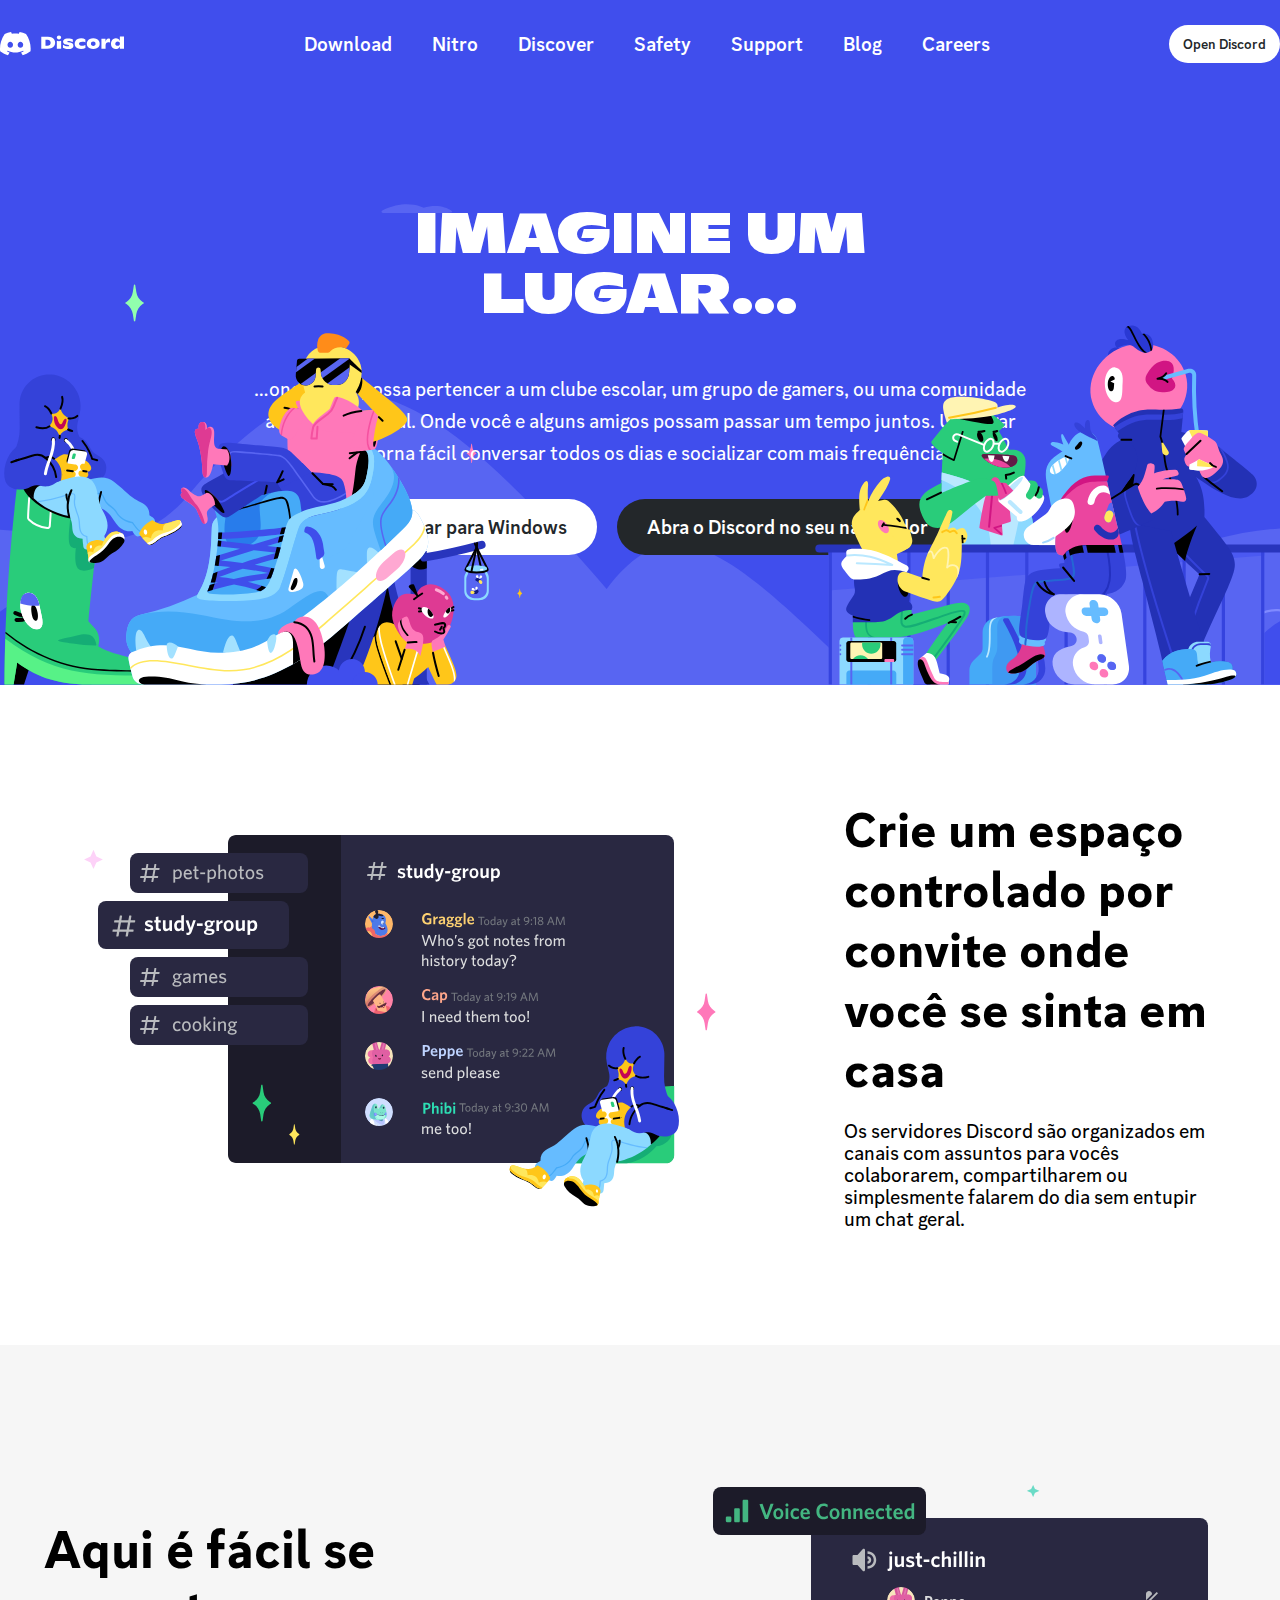
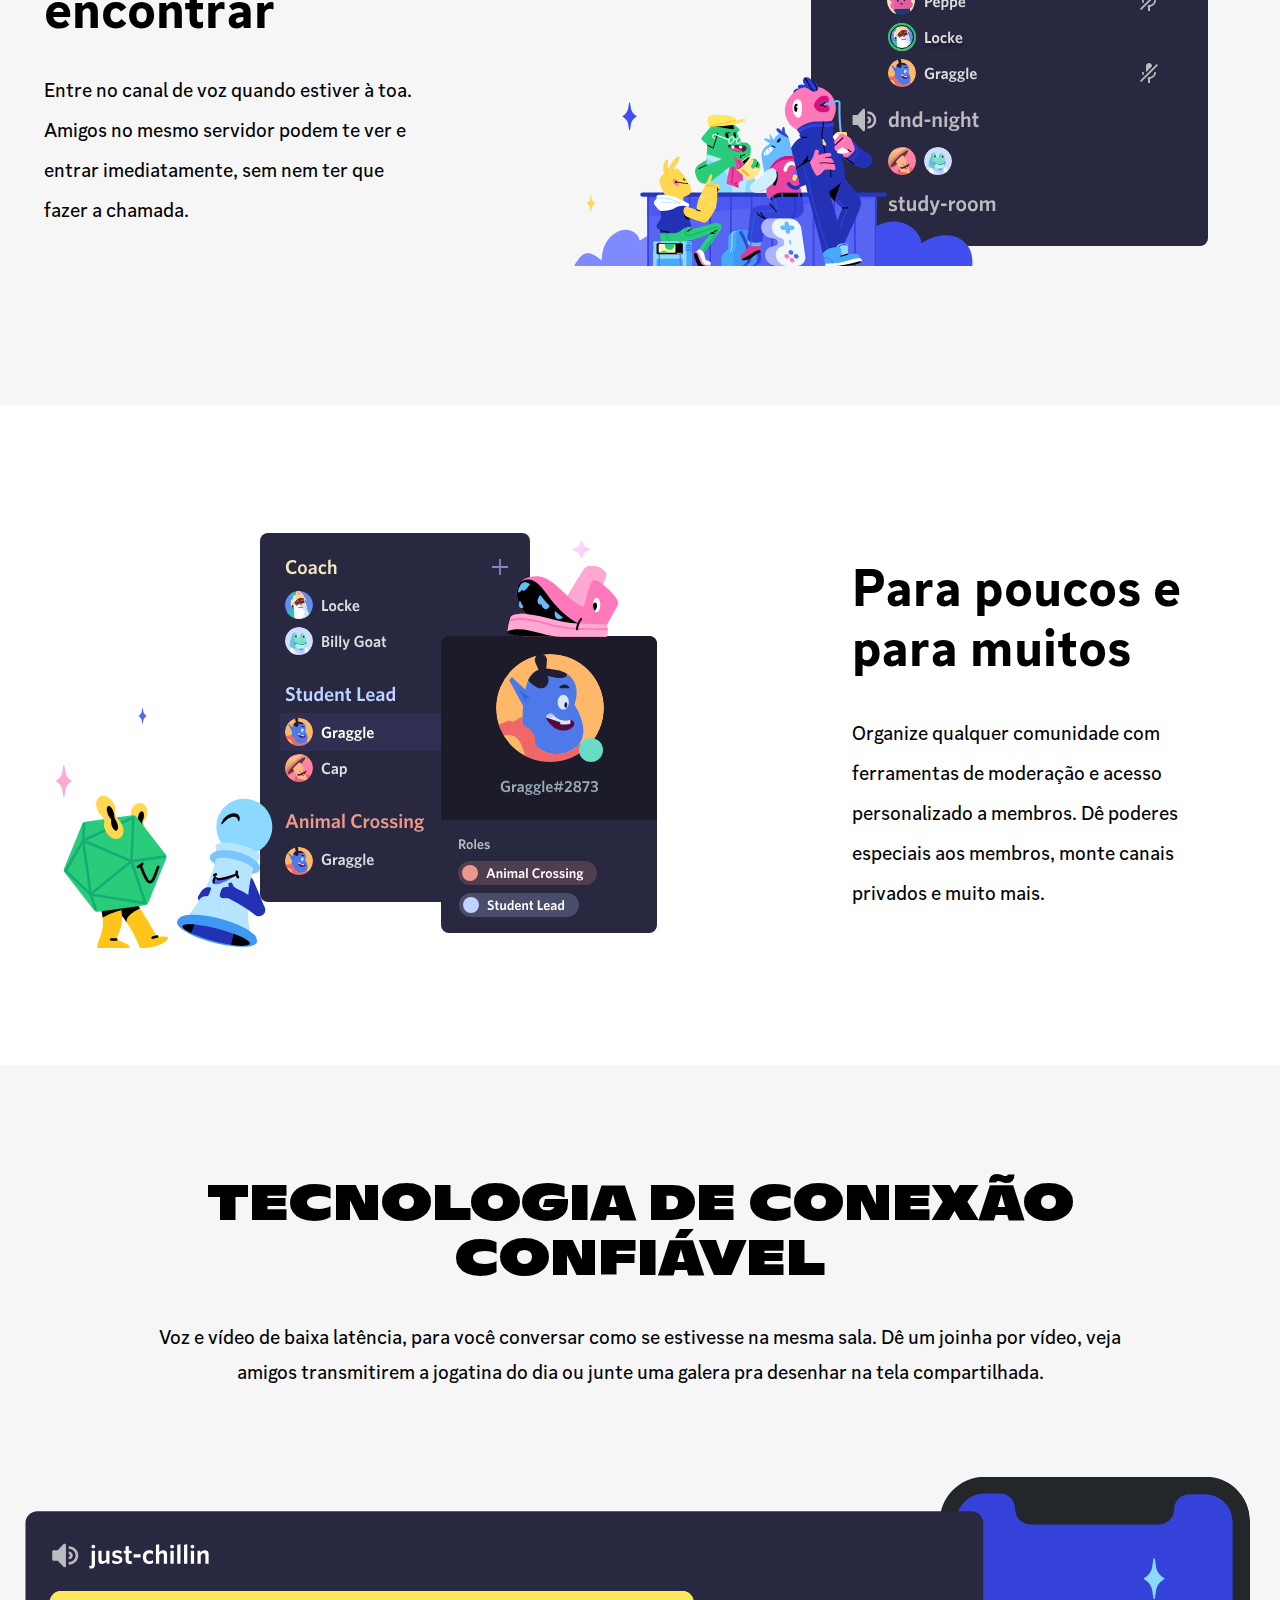
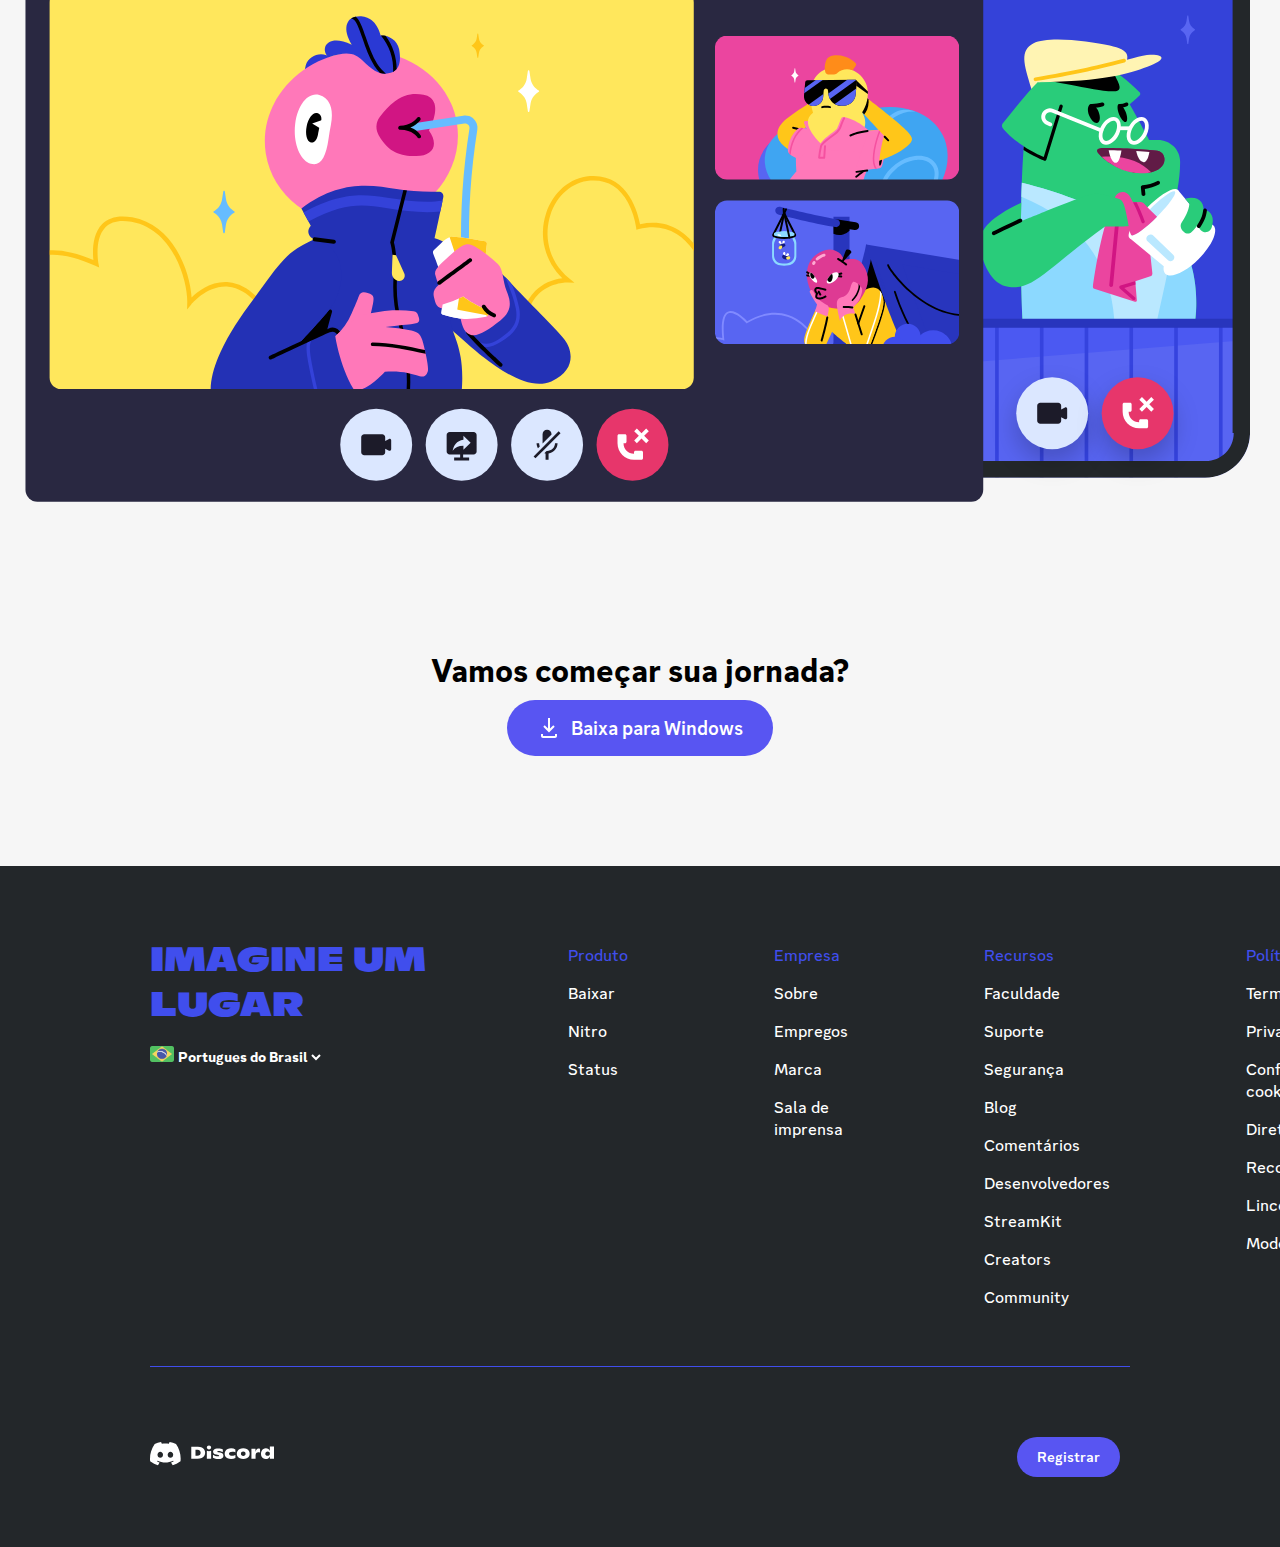
<file: Discord/src/pages/home/index.html>
<html>
        <head> 
            <link rel="stylesheet" href="../../common/fonts.css" />
            <link rel="stylesheet" href="index.css" />
        </head>

         <body>
                <div class="secao-01">
                    <img class="s1-tenis" src="../../assets/image/fundotenisdc.svg" alt="">
                    <img class="s1-suco" src="../../assets/image/fundosucodc.svg" alt="">
                    <div class="s1-cabecalho">
                        <svg width="124" height="34" viewBox="0 0 124 34" class="logo-3oeRIY"><g fill="currentColor"><path d="M26.0015 6.9529C24.0021 6.03845 21.8787 5.37198 19.6623 5C19.3833 5.48048 19.0733 6.13144 18.8563 6.64292C16.4989 6.30193 14.1585 6.30193 11.8336 6.64292C11.6166 6.13144 11.2911 5.48048 11.0276 5C8.79575 5.37198 6.67235 6.03845 4.6869 6.9529C0.672601 12.8736 -0.41235 18.6548 0.130124 24.3585C2.79599 26.2959 5.36889 27.4739 7.89682 28.2489C8.51679 27.4119 9.07477 26.5129 9.55525 25.5675C8.64079 25.2265 7.77283 24.808 6.93587 24.312C7.15286 24.1571 7.36986 23.9866 7.57135 23.8161C12.6241 26.1255 18.0969 26.1255 23.0876 23.8161C23.3046 23.9866 23.5061 24.1571 23.7231 24.312C22.8861 24.808 22.0182 25.2265 21.1037 25.5675C21.5842 26.5129 22.1422 27.4119 22.7621 28.2489C25.2885 27.4739 27.8769 26.2959 30.5288 24.3585C31.1952 17.7559 29.4733 12.0212 26.0015 6.9529ZM10.2527 20.8402C8.73376 20.8402 7.49382 19.4608 7.49382 17.7714C7.49382 16.082 8.70276 14.7025 10.2527 14.7025C11.7871 14.7025 13.0425 16.082 13.0115 17.7714C13.0115 19.4608 11.7871 20.8402 10.2527 20.8402ZM20.4373 20.8402C18.9183 20.8402 17.6768 19.4608 17.6768 17.7714C17.6768 16.082 18.8873 14.7025 20.4373 14.7025C21.9717 14.7025 23.2271 16.082 23.1961 17.7714C23.1961 19.4608 21.9872 20.8402 20.4373 20.8402Z"></path><path d="M41.2697 9.86615H47.8585C49.4394 9.86615 50.7878 10.1141 51.8883 10.6101C52.9887 11.1061 53.8102 11.7881 54.3527 12.6715C54.8951 13.555 55.1741 14.5624 55.1741 15.7094C55.1741 16.8253 54.8952 17.8328 54.3217 18.7472C53.7482 19.6462 52.8803 20.3746 51.7178 20.9016C50.5554 21.4286 49.1139 21.6921 47.3935 21.6921H41.2697V9.86615ZM47.316 18.6852C48.3854 18.6852 49.2069 18.4217 49.7804 17.8793C50.3539 17.3523 50.6484 16.6083 50.6484 15.6939C50.6484 14.8414 50.3849 14.1594 49.8734 13.648C49.3619 13.1365 48.587 12.873 47.5485 12.873H45.4871V18.6852H47.316Z"></path><path d="M65.4362 21.6774C64.5217 21.4449 63.7003 21.1039 62.9718 20.6389V17.8335C63.5298 18.2675 64.2582 18.6085 65.1882 18.8875C66.1181 19.1665 67.0171 19.306 67.8851 19.306C68.288 19.306 68.598 19.2595 68.7995 19.151C69.001 19.0425 69.1095 18.9185 69.1095 18.7635C69.1095 18.593 69.0475 18.4535 68.939 18.345C68.8305 18.2365 68.6135 18.1435 68.288 18.0505L66.2576 17.6011C65.0952 17.3376 64.2737 16.9501 63.7777 16.4851C63.2818 16.0201 63.0493 15.3847 63.0493 14.6097C63.0493 13.9587 63.2663 13.3853 63.6847 12.9048C64.1187 12.4243 64.7232 12.0523 65.5137 11.7888C66.3041 11.5254 67.2186 11.3859 68.288 11.3859C69.2335 11.3859 70.1014 11.4789 70.8919 11.6959C71.6823 11.8973 72.3333 12.1608 72.8448 12.4708V15.1212C72.3178 14.8112 71.6979 14.5632 71.0159 14.3772C70.3184 14.1912 69.6055 14.0982 68.877 14.0982C67.823 14.0982 67.2961 14.2842 67.2961 14.6407C67.2961 14.8112 67.3736 14.9352 67.5441 15.0282C67.7146 15.1212 68.009 15.1987 68.443 15.2917L70.1324 15.6017C71.2329 15.7876 72.0543 16.1286 72.5968 16.6091C73.1393 17.0896 73.4028 17.787 73.4028 18.7325C73.4028 19.7555 72.9533 20.5769 72.0543 21.1659C71.1554 21.7704 69.8844 22.0648 68.2415 22.0648C67.2806 22.0338 66.3506 21.9098 65.4362 21.6774Z"></path><path d="M77.5891 21.3213C76.6281 20.8408 75.8842 20.2054 75.4037 19.3994C74.9077 18.5934 74.6752 17.679 74.6752 16.656C74.6752 15.6486 74.9232 14.7341 75.4347 13.9437C75.9462 13.1377 76.6901 12.5177 77.6666 12.0528C78.643 11.6033 79.821 11.3708 81.1849 11.3708C82.8743 11.3708 84.2693 11.7273 85.3852 12.4402V15.5246C84.9977 15.2611 84.5328 15.0286 84.0058 14.8736C83.4788 14.7031 82.9208 14.6256 82.3319 14.6256C81.2779 14.6256 80.472 14.8116 79.8675 15.1991C79.2785 15.5866 78.984 16.0826 78.984 16.7025C78.984 17.307 79.263 17.803 79.852 18.1905C80.4254 18.5779 81.2624 18.7794 82.3474 18.7794C82.9053 18.7794 83.4633 18.7019 84.0058 18.5314C84.5483 18.3609 85.0287 18.175 85.4162 17.927V20.9183C84.1762 21.6623 82.7348 22.0343 81.1074 22.0343C79.728 22.0343 78.5655 21.7863 77.5891 21.3213Z"></path><path d="M89.8041 21.3213C88.8276 20.8408 88.0837 20.2054 87.5722 19.3839C87.0607 18.5624 86.7972 17.648 86.7972 16.625C86.7972 15.6176 87.0607 14.7031 87.5722 13.9127C88.0837 13.1222 88.8276 12.5022 89.7886 12.0528C90.7495 11.6033 91.9119 11.3708 93.2464 11.3708C94.5794 11.3708 95.7418 11.5878 96.7028 12.0528C97.6637 12.5022 98.4077 13.1222 98.9192 13.9127C99.4306 14.7031 99.6786 15.6021 99.6786 16.625C99.6786 17.6325 99.4306 18.5624 98.9192 19.3839C98.4077 20.2054 97.6792 20.8563 96.7028 21.3213C95.7263 21.7863 94.5794 22.0343 93.2464 22.0343C91.9274 22.0343 90.7805 21.7863 89.8041 21.3213ZM94.9358 18.3299C95.3388 17.927 95.5558 17.369 95.5558 16.7025C95.5558 16.0206 95.3543 15.4936 94.9358 15.0906C94.5174 14.6876 93.9594 14.4861 93.2619 14.4861C92.5335 14.4861 91.9739 14.6876 91.5555 15.0906C91.1525 15.4936 90.9355 16.0206 90.9355 16.7025C90.9355 17.3845 91.137 17.927 91.5555 18.3299C91.9739 18.7484 92.5335 18.9499 93.2619 18.9499C93.9594 18.9344 94.5329 18.7329 94.9358 18.3299Z"></path><path d="M110.048 11.9901V15.6325C109.614 15.3535 109.056 15.214 108.374 15.214C107.475 15.214 106.777 15.493 106.297 16.0354C105.816 16.5779 105.568 17.4304 105.568 18.5773V21.6772H101.43V11.8196H105.491V14.966C105.708 13.819 106.08 12.9666 106.576 12.4241C107.072 11.8816 107.723 11.5872 108.513 11.5872C109.102 11.5872 109.614 11.7267 110.048 11.9901Z"></path><path d="M124 9.52563V21.6925H119.862V19.4761C119.505 20.3131 118.978 20.9486 118.265 21.3825C117.551 21.8165 116.667 22.0335 115.613 22.0335C114.683 22.0335 113.862 21.801 113.164 21.3515C112.467 20.9021 111.925 20.2666 111.553 19.4761C111.181 18.6702 110.995 17.7712 110.995 16.7793C110.979 15.7408 111.181 14.8109 111.599 13.9894C112.002 13.168 112.591 12.5325 113.335 12.0675C114.079 11.6025 114.931 11.37 115.892 11.37C117.861 11.37 119.18 12.2225 119.862 13.9429V9.52563H124ZM119.242 18.2517C119.66 17.8487 119.877 17.3062 119.877 16.6553C119.877 16.0198 119.676 15.5083 119.257 15.1209C118.839 14.7334 118.281 14.5319 117.582 14.5319C116.884 14.5319 116.326 14.7334 115.908 15.1364C115.489 15.5393 115.288 16.0508 115.288 16.7018C115.288 17.3527 115.489 17.8642 115.908 18.2672C116.326 18.6702 116.869 18.8717 117.566 18.8717C118.265 18.8717 118.823 18.6702 119.242 18.2517Z"></path><path d="M58.9885 12.4091C60.1772 12.4091 61.1429 11.5416 61.1429 10.4717C61.1429 9.40164 60.1772 8.5343 58.9885 8.5343C57.7981 8.5343 56.8341 9.40164 56.8341 10.4717C56.8341 11.5416 57.7981 12.4091 58.9885 12.4091Z"></path><path d="M61.1429 13.741C59.8254 14.3144 58.1825 14.3299 56.8341 13.741V21.6921H61.1429V13.741Z"></path></g></svg>
                        <div class="s1-menu"> 
                            <a> Download</a>
                            <a> Nitro</a>
                            <a> Discover</a>
                            <a> Safety</a>
                            <a> Support</a>
                            <a> Blog</a>
                            <a> Careers</a>
                            
                        </div>
                        <a> Open Discord </a>


                    </div>
                    <h1> IMAGINE UM LUGAR… </h1>
                    <p> …onde você possa pertencer a um clube escolar, um grupo de gamers, ou uma comunidade artística mundial. Onde você e alguns amigos possam passar um tempo juntos. Um lugar que torna fácil conversar todos os dias e socializar com mais frequência. </p>

                    <div class="s1-botoes">
                        <a> <svg width="24" height="24" viewBox="0 0 24 24" class="icon-2tQ9Jt"><g fill="currentColor"><path d="M17.707 10.708L16.293 9.29398L13 12.587V2.00098H11V12.587L7.70697 9.29398L6.29297 10.708L12 16.415L17.707 10.708Z"></path><path d="M18 18.001V20.001H6V18.001H4V20.001C4 21.103 4.897 22.001 6 22.001H18C19.104 22.001 20 21.103 20 20.001V18.001H18Z"></path></g></svg>
                            Baixar para Windows 
                        </a>
                        <a class="s1-botao-escuro"> Abra o Discord no seu navegador </a>

                    </div>

                </div>

                <div class="secao-02">
                    <img src="../../assets/image/estudo-grupo.svg" />

                    <div class="s2-textos">
                        <h1> Crie um espaço controlado por convite onde você se sinta em casa
                        </h1>
                        <p>Os servidores Discord são organizados em canais com assuntos para vocês colaborarem, compartilharem ou simplesmente falarem do dia sem entupir um chat geral.</p>
                    </div>

                </div>

                <div class="secao-03"> 
                    <div class="s3-textos">
                        <h1>Aqui é fácil se encontrar</h1>
                         <p>Entre no canal de voz quando estiver à toa. Amigos no mesmo servidor podem te ver e entrar imediatamente, sem nem ter que fazer a chamada.</p>
                    </div>   
                    <img src="../../assets/image/discord seçao3.svg" >
                </div>

                <div class="secao-04">
                    <img src="../../assets/image/discord secao4.svg" />
                    <div class="s4-textos">
                        <h1>Para poucos e para muitos</h1>
                        <p>Organize qualquer comunidade com ferramentas de moderação e acesso personalizado a membros. Dê poderes especiais aos membros, monte canais privados e muito mais.</p>
                    </div>
                </div>

                <div class="secao-05">
                    <h1 class="s5-titulo">TECNOLOGIA DE CONEXÃO CONFIÁVEL</h1>
                    <p>Voz e vídeo de baixa latência, para você conversar como se estivesse na mesma sala. Dê um joinha por vídeo, veja amigos transmitirem a jogatina do dia ou junte uma galera pra desenhar na tela compartilhada.</p>
                    <img src="../../assets/image/discord secao5.svg">
                    <h1 class="s5-subtitulo">Vamos começar sua jornada?</h1>
                    <a><svg width="24" height="24" viewBox="0 0 24 24" class="icon-2tQ9Jt"><g fill="currentColor"><path d="M17.707 10.708L16.293 9.29398L13 12.587V2.00098H11V12.587L7.70697 9.29398L6.29297 10.708L12 16.415L17.707 10.708Z"></path><path d="M18 18.001V20.001H6V18.001H4V20.001C4 21.103 4.897 22.001 6 22.001H18C19.104 22.001 20 21.103 20 20.001V18.001H18Z"></path></g></svg>
                    Baixa para Windows </a>
                </div>

                <div class="rodape">
                    <div class="colunas">
                        <div class="coluna-1">
                            <h1> IMAGINE UM LUGAR</h1>
                             
                            <img src="../../assets/image/Brasil.png"><select>
                                <option> Portugues do Brasil </option>
                            </select>
                        </div>
                        <div class="coluna-2">
                            <a class="c2-titulo">Produto</a>
                            <a> Baixar </a>
                            <a> Nitro </a>  
                            <a> Status </a>
                        </div>

                        <div class="coluna-3">
                            <a class="c3-titulo"> Empresa </a>
                            <a> Sobre </a>
                            <a> Empregos </a>
                            <a> Marca </a>
                            <a> Sala de imprensa </a>

                        </div>

                        <div class="coluna-4">
                            <a class="c4-titulo"> Recursos</a>
                            <a> Faculdade </a>
                            <a> Suporte </a>
                            <a> Segurança </a>
                            <a> Blog </a>
                            <a> Comentários </a>
                            <a> Desenvolvedores </a>
                            <a> StreamKit </a>
                            <a> Creators</a>
                            <a> Community </a>


                        </div>

                        <div class="coluna-5">
                            <a class="c5-titulo"> Política</a>
                            <a> Termos </a>
                            <a> Privaicdade </a>
                            <a> Configurações de cookies </a>
                            <a> Diretrizes </a>
                            <a> Reconhecimentos </a>
                            <a> Lincenças </a>
                            <a> Moderação </a>
                        </div>

                    </div>

                    <div class="rodapesub">
                         <svg width="124" height="34" viewBox="0 0 124 34" class="logo-3oeRIY"><g fill="currentColor"><path d="M26.0015 6.9529C24.0021 6.03845 21.8787 5.37198 19.6623 5C19.3833 5.48048 19.0733 6.13144 18.8563 6.64292C16.4989 6.30193 14.1585 6.30193 11.8336 6.64292C11.6166 6.13144 11.2911 5.48048 11.0276 5C8.79575 5.37198 6.67235 6.03845 4.6869 6.9529C0.672601 12.8736 -0.41235 18.6548 0.130124 24.3585C2.79599 26.2959 5.36889 27.4739 7.89682 28.2489C8.51679 27.4119 9.07477 26.5129 9.55525 25.5675C8.64079 25.2265 7.77283 24.808 6.93587 24.312C7.15286 24.1571 7.36986 23.9866 7.57135 23.8161C12.6241 26.1255 18.0969 26.1255 23.0876 23.8161C23.3046 23.9866 23.5061 24.1571 23.7231 24.312C22.8861 24.808 22.0182 25.2265 21.1037 25.5675C21.5842 26.5129 22.1422 27.4119 22.7621 28.2489C25.2885 27.4739 27.8769 26.2959 30.5288 24.3585C31.1952 17.7559 29.4733 12.0212 26.0015 6.9529ZM10.2527 20.8402C8.73376 20.8402 7.49382 19.4608 7.49382 17.7714C7.49382 16.082 8.70276 14.7025 10.2527 14.7025C11.7871 14.7025 13.0425 16.082 13.0115 17.7714C13.0115 19.4608 11.7871 20.8402 10.2527 20.8402ZM20.4373 20.8402C18.9183 20.8402 17.6768 19.4608 17.6768 17.7714C17.6768 16.082 18.8873 14.7025 20.4373 14.7025C21.9717 14.7025 23.2271 16.082 23.1961 17.7714C23.1961 19.4608 21.9872 20.8402 20.4373 20.8402Z"></path><path d="M41.2697 9.86615H47.8585C49.4394 9.86615 50.7878 10.1141 51.8883 10.6101C52.9887 11.1061 53.8102 11.7881 54.3527 12.6715C54.8951 13.555 55.1741 14.5624 55.1741 15.7094C55.1741 16.8253 54.8952 17.8328 54.3217 18.7472C53.7482 19.6462 52.8803 20.3746 51.7178 20.9016C50.5554 21.4286 49.1139 21.6921 47.3935 21.6921H41.2697V9.86615ZM47.316 18.6852C48.3854 18.6852 49.2069 18.4217 49.7804 17.8793C50.3539 17.3523 50.6484 16.6083 50.6484 15.6939C50.6484 14.8414 50.3849 14.1594 49.8734 13.648C49.3619 13.1365 48.587 12.873 47.5485 12.873H45.4871V18.6852H47.316Z"></path><path d="M65.4362 21.6774C64.5217 21.4449 63.7003 21.1039 62.9718 20.6389V17.8335C63.5298 18.2675 64.2582 18.6085 65.1882 18.8875C66.1181 19.1665 67.0171 19.306 67.8851 19.306C68.288 19.306 68.598 19.2595 68.7995 19.151C69.001 19.0425 69.1095 18.9185 69.1095 18.7635C69.1095 18.593 69.0475 18.4535 68.939 18.345C68.8305 18.2365 68.6135 18.1435 68.288 18.0505L66.2576 17.6011C65.0952 17.3376 64.2737 16.9501 63.7777 16.4851C63.2818 16.0201 63.0493 15.3847 63.0493 14.6097C63.0493 13.9587 63.2663 13.3853 63.6847 12.9048C64.1187 12.4243 64.7232 12.0523 65.5137 11.7888C66.3041 11.5254 67.2186 11.3859 68.288 11.3859C69.2335 11.3859 70.1014 11.4789 70.8919 11.6959C71.6823 11.8973 72.3333 12.1608 72.8448 12.4708V15.1212C72.3178 14.8112 71.6979 14.5632 71.0159 14.3772C70.3184 14.1912 69.6055 14.0982 68.877 14.0982C67.823 14.0982 67.2961 14.2842 67.2961 14.6407C67.2961 14.8112 67.3736 14.9352 67.5441 15.0282C67.7146 15.1212 68.009 15.1987 68.443 15.2917L70.1324 15.6017C71.2329 15.7876 72.0543 16.1286 72.5968 16.6091C73.1393 17.0896 73.4028 17.787 73.4028 18.7325C73.4028 19.7555 72.9533 20.5769 72.0543 21.1659C71.1554 21.7704 69.8844 22.0648 68.2415 22.0648C67.2806 22.0338 66.3506 21.9098 65.4362 21.6774Z"></path><path d="M77.5891 21.3213C76.6281 20.8408 75.8842 20.2054 75.4037 19.3994C74.9077 18.5934 74.6752 17.679 74.6752 16.656C74.6752 15.6486 74.9232 14.7341 75.4347 13.9437C75.9462 13.1377 76.6901 12.5177 77.6666 12.0528C78.643 11.6033 79.821 11.3708 81.1849 11.3708C82.8743 11.3708 84.2693 11.7273 85.3852 12.4402V15.5246C84.9977 15.2611 84.5328 15.0286 84.0058 14.8736C83.4788 14.7031 82.9208 14.6256 82.3319 14.6256C81.2779 14.6256 80.472 14.8116 79.8675 15.1991C79.2785 15.5866 78.984 16.0826 78.984 16.7025C78.984 17.307 79.263 17.803 79.852 18.1905C80.4254 18.5779 81.2624 18.7794 82.3474 18.7794C82.9053 18.7794 83.4633 18.7019 84.0058 18.5314C84.5483 18.3609 85.0287 18.175 85.4162 17.927V20.9183C84.1762 21.6623 82.7348 22.0343 81.1074 22.0343C79.728 22.0343 78.5655 21.7863 77.5891 21.3213Z"></path><path d="M89.8041 21.3213C88.8276 20.8408 88.0837 20.2054 87.5722 19.3839C87.0607 18.5624 86.7972 17.648 86.7972 16.625C86.7972 15.6176 87.0607 14.7031 87.5722 13.9127C88.0837 13.1222 88.8276 12.5022 89.7886 12.0528C90.7495 11.6033 91.9119 11.3708 93.2464 11.3708C94.5794 11.3708 95.7418 11.5878 96.7028 12.0528C97.6637 12.5022 98.4077 13.1222 98.9192 13.9127C99.4306 14.7031 99.6786 15.6021 99.6786 16.625C99.6786 17.6325 99.4306 18.5624 98.9192 19.3839C98.4077 20.2054 97.6792 20.8563 96.7028 21.3213C95.7263 21.7863 94.5794 22.0343 93.2464 22.0343C91.9274 22.0343 90.7805 21.7863 89.8041 21.3213ZM94.9358 18.3299C95.3388 17.927 95.5558 17.369 95.5558 16.7025C95.5558 16.0206 95.3543 15.4936 94.9358 15.0906C94.5174 14.6876 93.9594 14.4861 93.2619 14.4861C92.5335 14.4861 91.9739 14.6876 91.5555 15.0906C91.1525 15.4936 90.9355 16.0206 90.9355 16.7025C90.9355 17.3845 91.137 17.927 91.5555 18.3299C91.9739 18.7484 92.5335 18.9499 93.2619 18.9499C93.9594 18.9344 94.5329 18.7329 94.9358 18.3299Z"></path><path d="M110.048 11.9901V15.6325C109.614 15.3535 109.056 15.214 108.374 15.214C107.475 15.214 106.777 15.493 106.297 16.0354C105.816 16.5779 105.568 17.4304 105.568 18.5773V21.6772H101.43V11.8196H105.491V14.966C105.708 13.819 106.08 12.9666 106.576 12.4241C107.072 11.8816 107.723 11.5872 108.513 11.5872C109.102 11.5872 109.614 11.7267 110.048 11.9901Z"></path><path d="M124 9.52563V21.6925H119.862V19.4761C119.505 20.3131 118.978 20.9486 118.265 21.3825C117.551 21.8165 116.667 22.0335 115.613 22.0335C114.683 22.0335 113.862 21.801 113.164 21.3515C112.467 20.9021 111.925 20.2666 111.553 19.4761C111.181 18.6702 110.995 17.7712 110.995 16.7793C110.979 15.7408 111.181 14.8109 111.599 13.9894C112.002 13.168 112.591 12.5325 113.335 12.0675C114.079 11.6025 114.931 11.37 115.892 11.37C117.861 11.37 119.18 12.2225 119.862 13.9429V9.52563H124ZM119.242 18.2517C119.66 17.8487 119.877 17.3062 119.877 16.6553C119.877 16.0198 119.676 15.5083 119.257 15.1209C118.839 14.7334 118.281 14.5319 117.582 14.5319C116.884 14.5319 116.326 14.7334 115.908 15.1364C115.489 15.5393 115.288 16.0508 115.288 16.7018C115.288 17.3527 115.489 17.8642 115.908 18.2672C116.326 18.6702 116.869 18.8717 117.566 18.8717C118.265 18.8717 118.823 18.6702 119.242 18.2517Z"></path><path d="M58.9885 12.4091C60.1772 12.4091 61.1429 11.5416 61.1429 10.4717C61.1429 9.40164 60.1772 8.5343 58.9885 8.5343C57.7981 8.5343 56.8341 9.40164 56.8341 10.4717C56.8341 11.5416 57.7981 12.4091 58.9885 12.4091Z"></path><path d="M61.1429 13.741C59.8254 14.3144 58.1825 14.3299 56.8341 13.741V21.6921H61.1429V13.741Z"></path></g></svg>
                         <a> Registrar</a>

                    </div>
                </div>

         </body>

    </html>
</file>
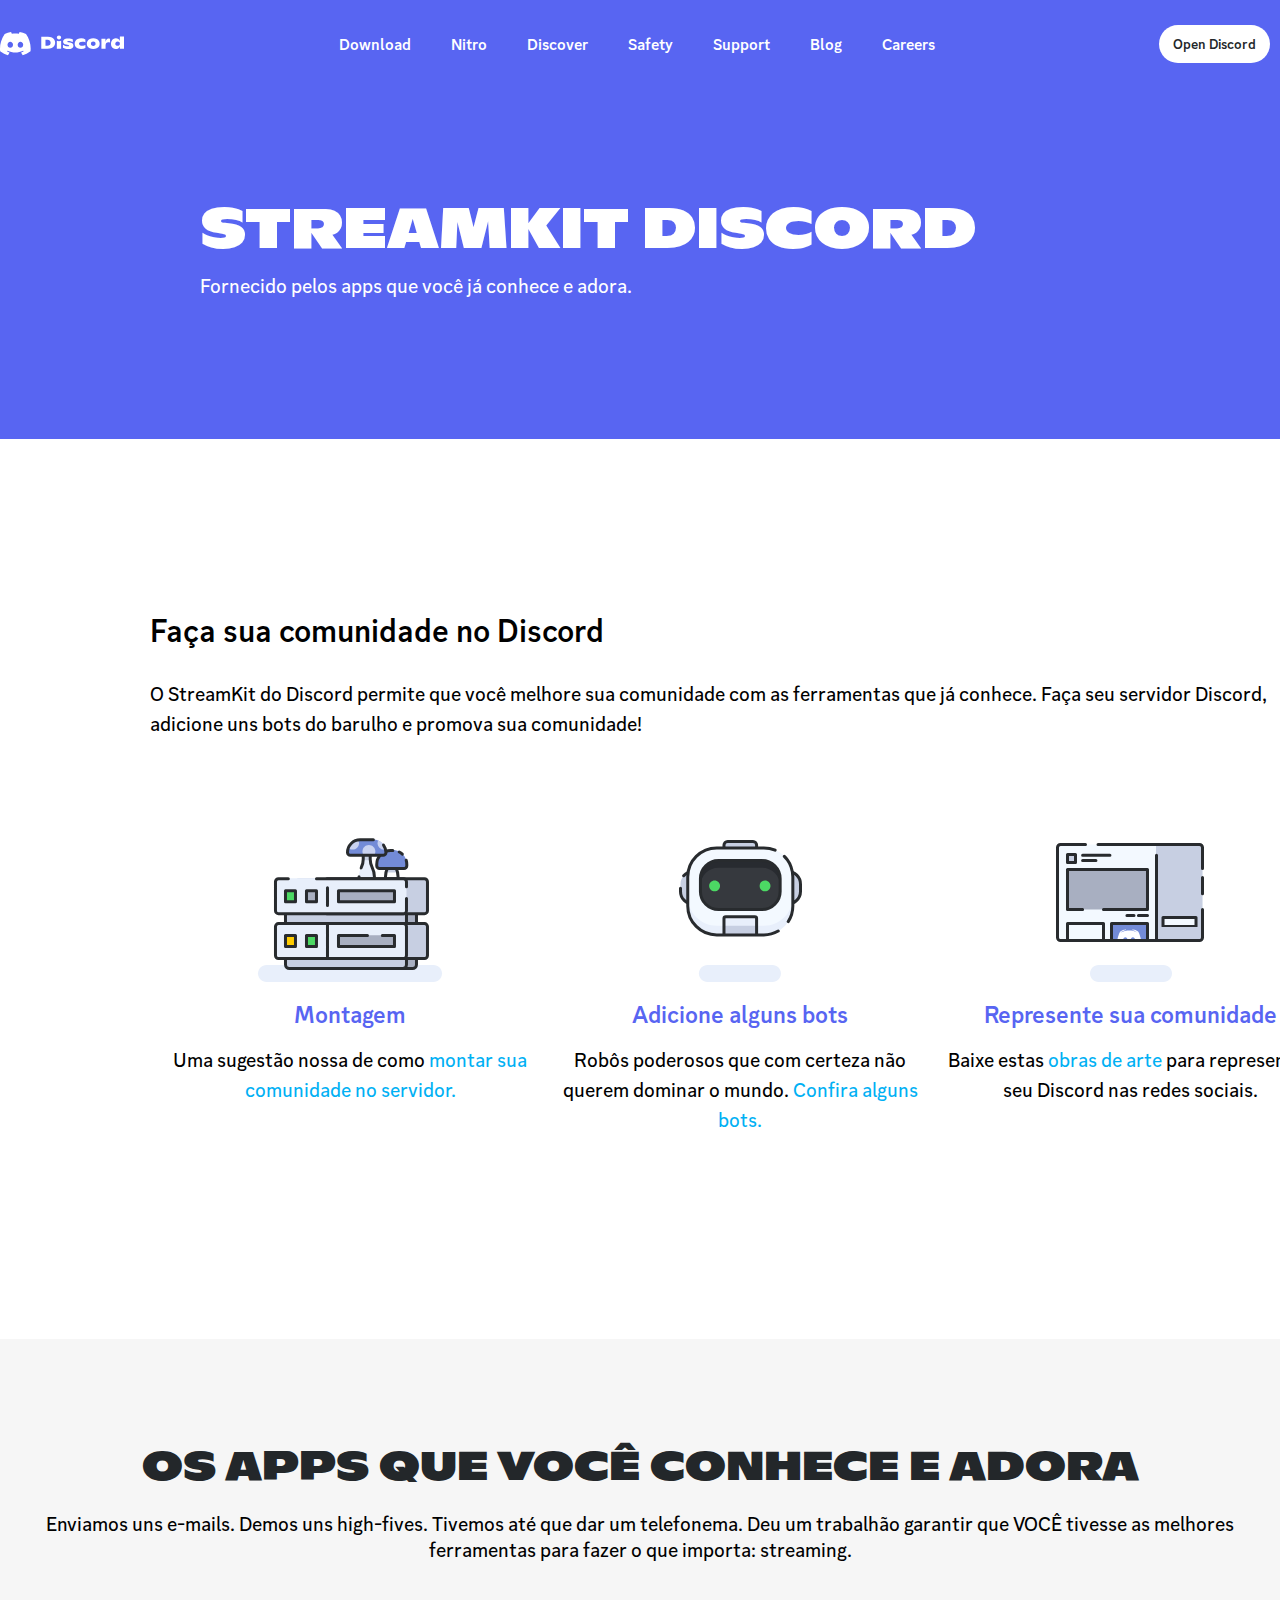
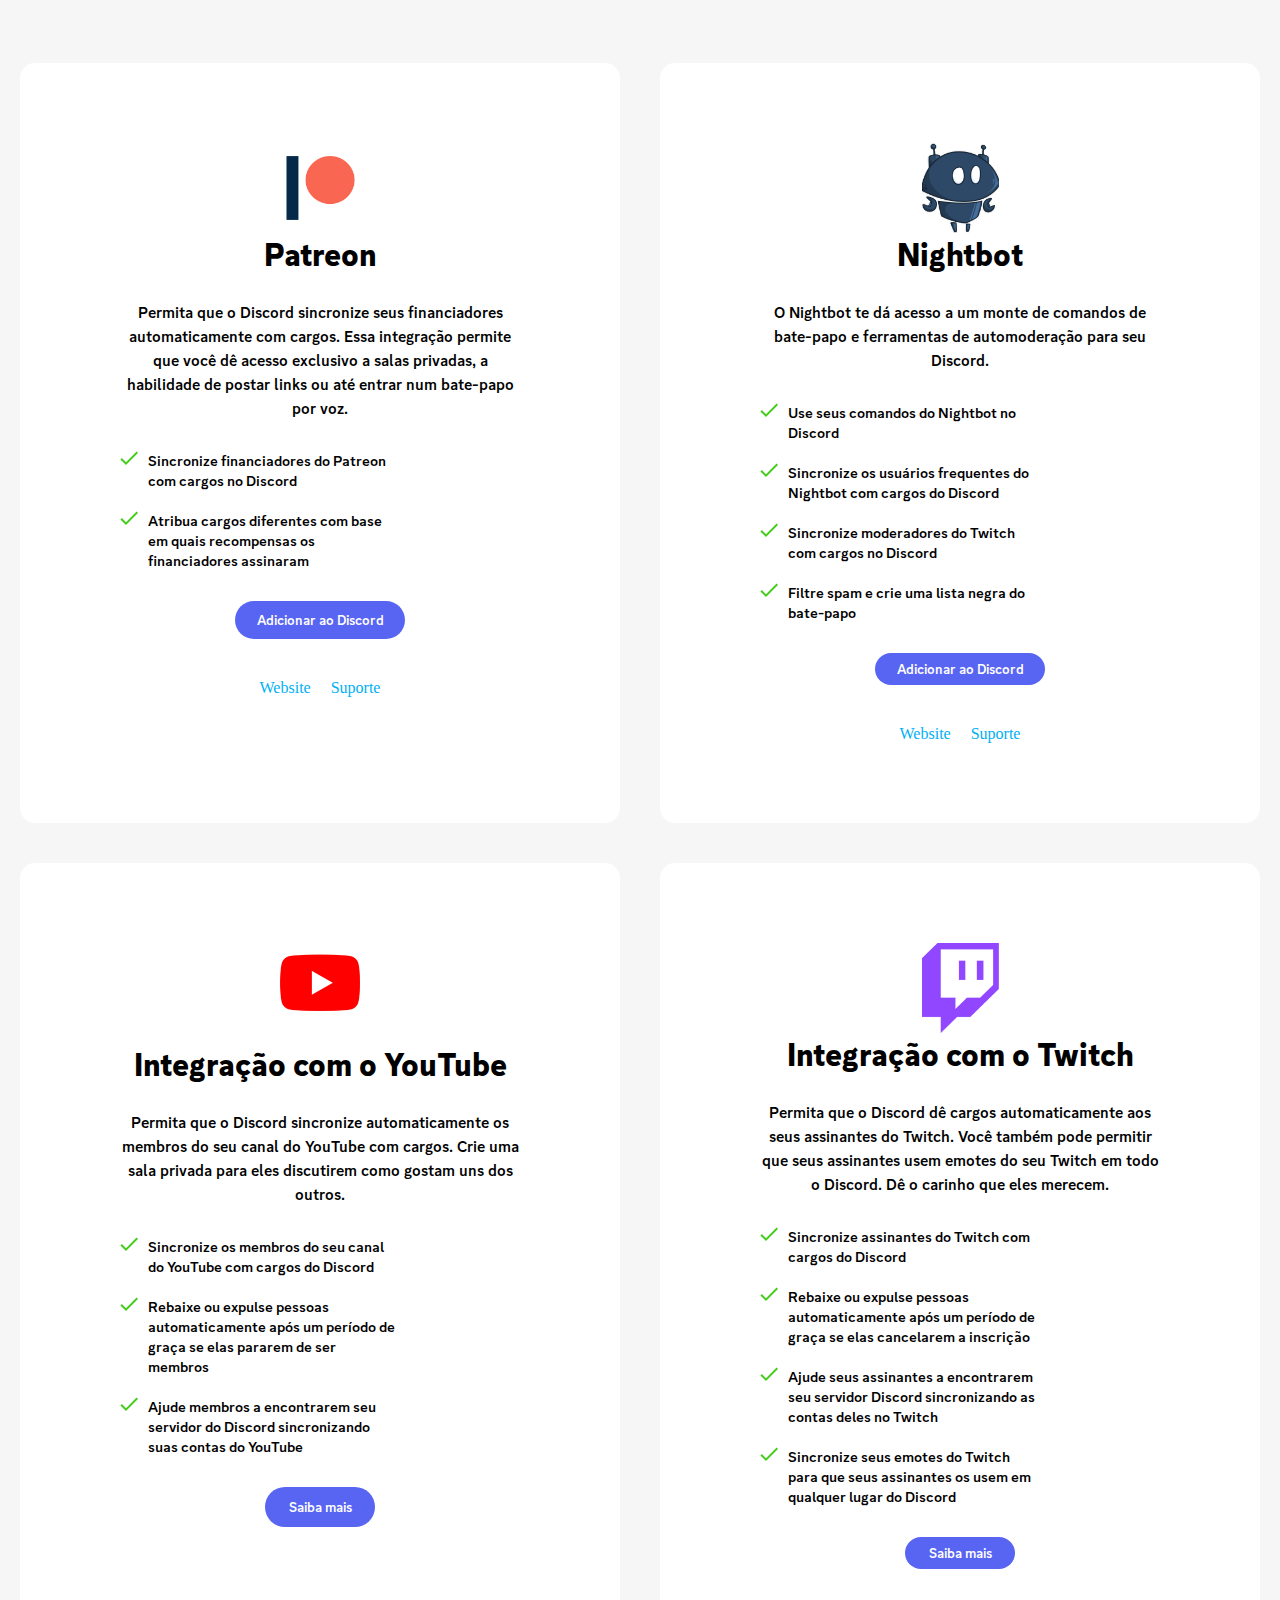
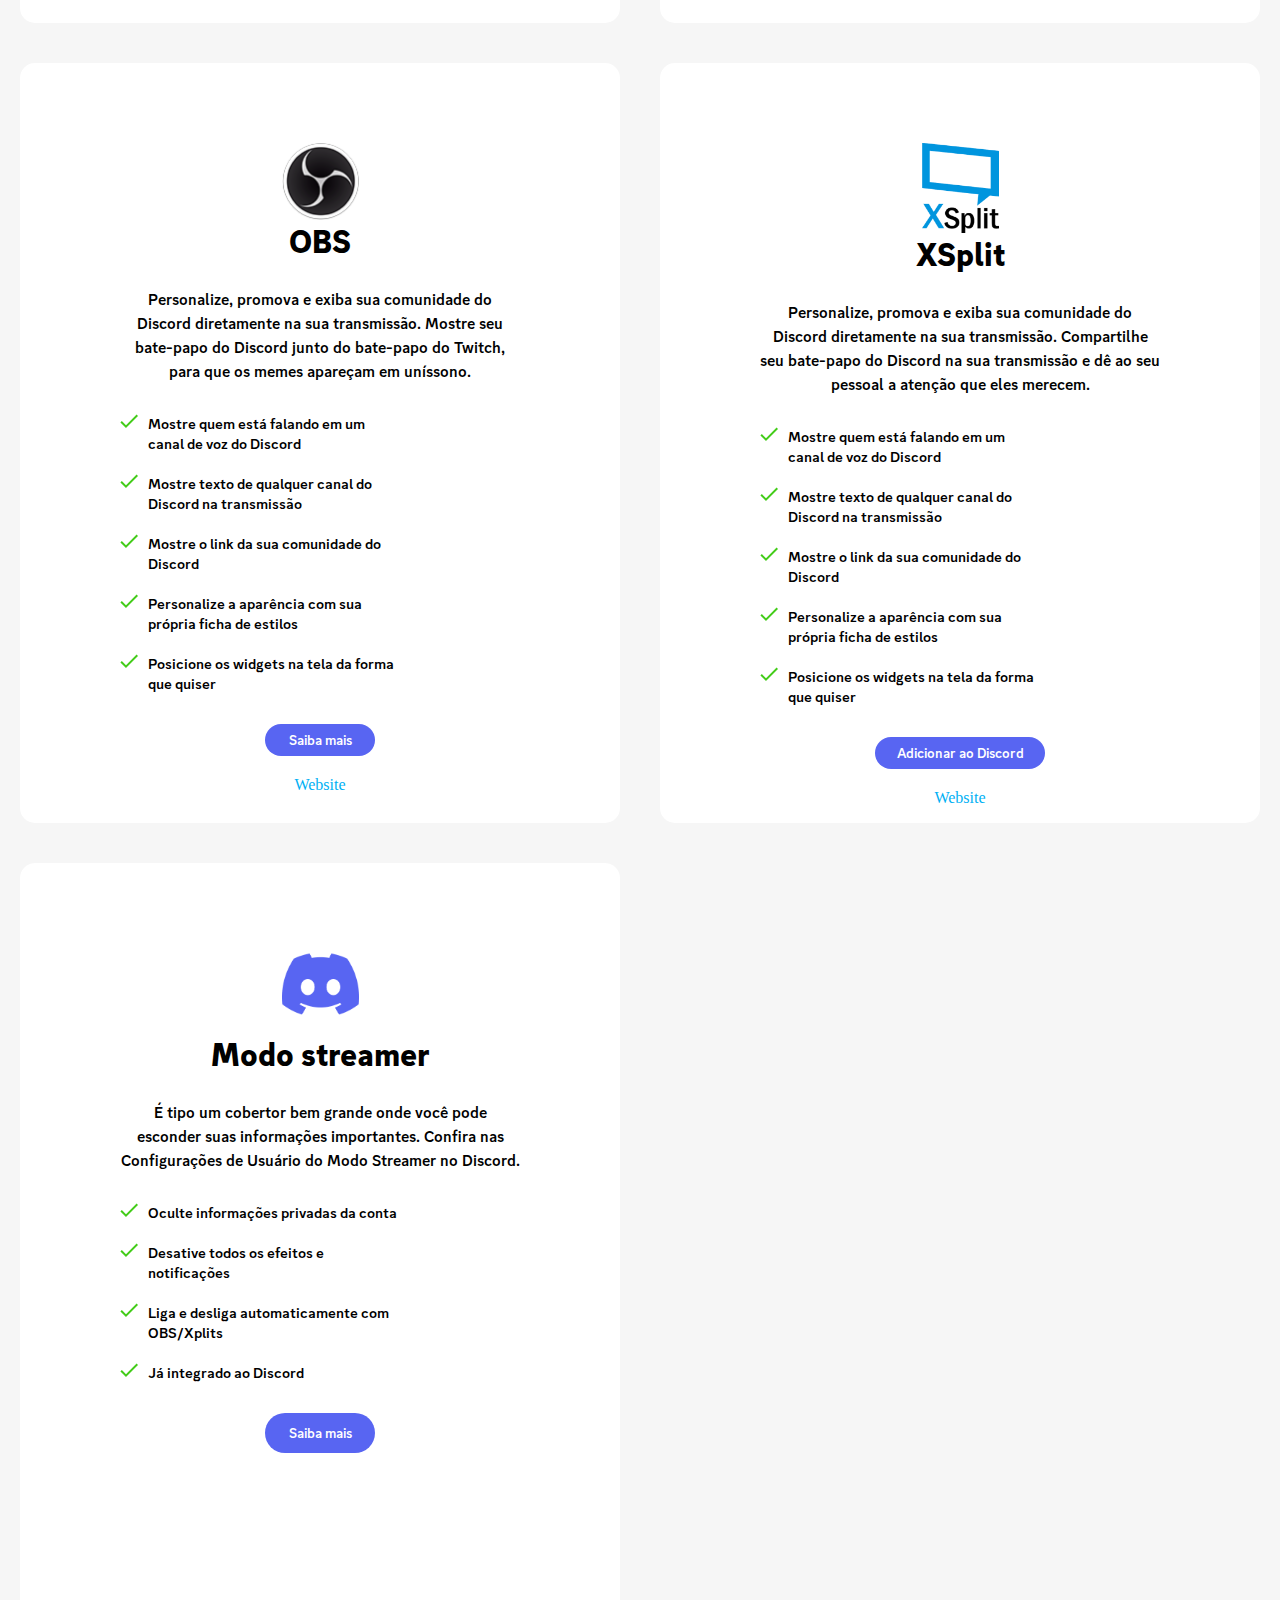
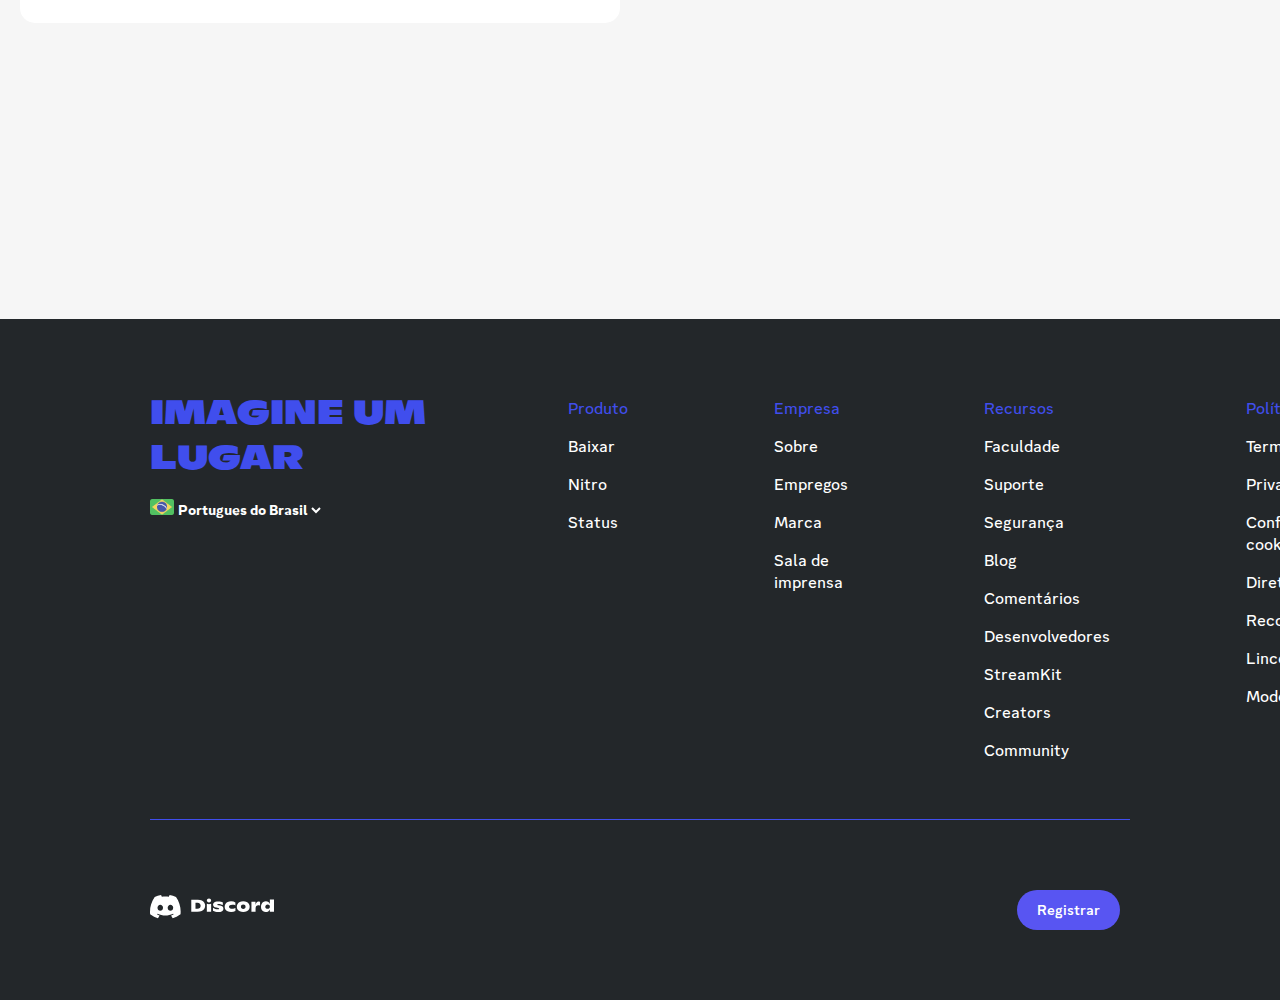
<file: Discord/src/pages/streamkit/index.html>
<!DOCTYPE html>
<html lang="en">
<head>
    <meta charset="UTF-8">
    <meta http-equiv="X-UA-Compatible" content="IE=edge">
    <meta name="viewport" content="width=device-width, initial-scale=1.0">
    <title>Melhore Seu Servidor do Discord Com Nosso StreamKit</title>
    <link rel="stylesheet" href="index.css">
    <link rel="stylesheet" href="../../common/fonts.css">
    <link rel="stylesheet" href="../../common/geral.css">
</head>
<body>
    
    <div class="secao-01">
    
            <div class="s1-cabecalho">
            <svg width="124" height="34" viewBox="0 0 124 34" class="logo-3oeRIY"><g fill="currentColor"><path d="M26.0015 6.9529C24.0021 6.03845 21.8787 5.37198 19.6623 5C19.3833 5.48048 19.0733 6.13144 18.8563 6.64292C16.4989 6.30193 14.1585 6.30193 11.8336 6.64292C11.6166 6.13144 11.2911 5.48048 11.0276 5C8.79575 5.37198 6.67235 6.03845 4.6869 6.9529C0.672601 12.8736 -0.41235 18.6548 0.130124 24.3585C2.79599 26.2959 5.36889 27.4739 7.89682 28.2489C8.51679 27.4119 9.07477 26.5129 9.55525 25.5675C8.64079 25.2265 7.77283 24.808 6.93587 24.312C7.15286 24.1571 7.36986 23.9866 7.57135 23.8161C12.6241 26.1255 18.0969 26.1255 23.0876 23.8161C23.3046 23.9866 23.5061 24.1571 23.7231 24.312C22.8861 24.808 22.0182 25.2265 21.1037 25.5675C21.5842 26.5129 22.1422 27.4119 22.7621 28.2489C25.2885 27.4739 27.8769 26.2959 30.5288 24.3585C31.1952 17.7559 29.4733 12.0212 26.0015 6.9529ZM10.2527 20.8402C8.73376 20.8402 7.49382 19.4608 7.49382 17.7714C7.49382 16.082 8.70276 14.7025 10.2527 14.7025C11.7871 14.7025 13.0425 16.082 13.0115 17.7714C13.0115 19.4608 11.7871 20.8402 10.2527 20.8402ZM20.4373 20.8402C18.9183 20.8402 17.6768 19.4608 17.6768 17.7714C17.6768 16.082 18.8873 14.7025 20.4373 14.7025C21.9717 14.7025 23.2271 16.082 23.1961 17.7714C23.1961 19.4608 21.9872 20.8402 20.4373 20.8402Z"></path><path d="M41.2697 9.86615H47.8585C49.4394 9.86615 50.7878 10.1141 51.8883 10.6101C52.9887 11.1061 53.8102 11.7881 54.3527 12.6715C54.8951 13.555 55.1741 14.5624 55.1741 15.7094C55.1741 16.8253 54.8952 17.8328 54.3217 18.7472C53.7482 19.6462 52.8803 20.3746 51.7178 20.9016C50.5554 21.4286 49.1139 21.6921 47.3935 21.6921H41.2697V9.86615ZM47.316 18.6852C48.3854 18.6852 49.2069 18.4217 49.7804 17.8793C50.3539 17.3523 50.6484 16.6083 50.6484 15.6939C50.6484 14.8414 50.3849 14.1594 49.8734 13.648C49.3619 13.1365 48.587 12.873 47.5485 12.873H45.4871V18.6852H47.316Z"></path><path d="M65.4362 21.6774C64.5217 21.4449 63.7003 21.1039 62.9718 20.6389V17.8335C63.5298 18.2675 64.2582 18.6085 65.1882 18.8875C66.1181 19.1665 67.0171 19.306 67.8851 19.306C68.288 19.306 68.598 19.2595 68.7995 19.151C69.001 19.0425 69.1095 18.9185 69.1095 18.7635C69.1095 18.593 69.0475 18.4535 68.939 18.345C68.8305 18.2365 68.6135 18.1435 68.288 18.0505L66.2576 17.6011C65.0952 17.3376 64.2737 16.9501 63.7777 16.4851C63.2818 16.0201 63.0493 15.3847 63.0493 14.6097C63.0493 13.9587 63.2663 13.3853 63.6847 12.9048C64.1187 12.4243 64.7232 12.0523 65.5137 11.7888C66.3041 11.5254 67.2186 11.3859 68.288 11.3859C69.2335 11.3859 70.1014 11.4789 70.8919 11.6959C71.6823 11.8973 72.3333 12.1608 72.8448 12.4708V15.1212C72.3178 14.8112 71.6979 14.5632 71.0159 14.3772C70.3184 14.1912 69.6055 14.0982 68.877 14.0982C67.823 14.0982 67.2961 14.2842 67.2961 14.6407C67.2961 14.8112 67.3736 14.9352 67.5441 15.0282C67.7146 15.1212 68.009 15.1987 68.443 15.2917L70.1324 15.6017C71.2329 15.7876 72.0543 16.1286 72.5968 16.6091C73.1393 17.0896 73.4028 17.787 73.4028 18.7325C73.4028 19.7555 72.9533 20.5769 72.0543 21.1659C71.1554 21.7704 69.8844 22.0648 68.2415 22.0648C67.2806 22.0338 66.3506 21.9098 65.4362 21.6774Z"></path><path d="M77.5891 21.3213C76.6281 20.8408 75.8842 20.2054 75.4037 19.3994C74.9077 18.5934 74.6752 17.679 74.6752 16.656C74.6752 15.6486 74.9232 14.7341 75.4347 13.9437C75.9462 13.1377 76.6901 12.5177 77.6666 12.0528C78.643 11.6033 79.821 11.3708 81.1849 11.3708C82.8743 11.3708 84.2693 11.7273 85.3852 12.4402V15.5246C84.9977 15.2611 84.5328 15.0286 84.0058 14.8736C83.4788 14.7031 82.9208 14.6256 82.3319 14.6256C81.2779 14.6256 80.472 14.8116 79.8675 15.1991C79.2785 15.5866 78.984 16.0826 78.984 16.7025C78.984 17.307 79.263 17.803 79.852 18.1905C80.4254 18.5779 81.2624 18.7794 82.3474 18.7794C82.9053 18.7794 83.4633 18.7019 84.0058 18.5314C84.5483 18.3609 85.0287 18.175 85.4162 17.927V20.9183C84.1762 21.6623 82.7348 22.0343 81.1074 22.0343C79.728 22.0343 78.5655 21.7863 77.5891 21.3213Z"></path><path d="M89.8041 21.3213C88.8276 20.8408 88.0837 20.2054 87.5722 19.3839C87.0607 18.5624 86.7972 17.648 86.7972 16.625C86.7972 15.6176 87.0607 14.7031 87.5722 13.9127C88.0837 13.1222 88.8276 12.5022 89.7886 12.0528C90.7495 11.6033 91.9119 11.3708 93.2464 11.3708C94.5794 11.3708 95.7418 11.5878 96.7028 12.0528C97.6637 12.5022 98.4077 13.1222 98.9192 13.9127C99.4306 14.7031 99.6786 15.6021 99.6786 16.625C99.6786 17.6325 99.4306 18.5624 98.9192 19.3839C98.4077 20.2054 97.6792 20.8563 96.7028 21.3213C95.7263 21.7863 94.5794 22.0343 93.2464 22.0343C91.9274 22.0343 90.7805 21.7863 89.8041 21.3213ZM94.9358 18.3299C95.3388 17.927 95.5558 17.369 95.5558 16.7025C95.5558 16.0206 95.3543 15.4936 94.9358 15.0906C94.5174 14.6876 93.9594 14.4861 93.2619 14.4861C92.5335 14.4861 91.9739 14.6876 91.5555 15.0906C91.1525 15.4936 90.9355 16.0206 90.9355 16.7025C90.9355 17.3845 91.137 17.927 91.5555 18.3299C91.9739 18.7484 92.5335 18.9499 93.2619 18.9499C93.9594 18.9344 94.5329 18.7329 94.9358 18.3299Z"></path><path d="M110.048 11.9901V15.6325C109.614 15.3535 109.056 15.214 108.374 15.214C107.475 15.214 106.777 15.493 106.297 16.0354C105.816 16.5779 105.568 17.4304 105.568 18.5773V21.6772H101.43V11.8196H105.491V14.966C105.708 13.819 106.08 12.9666 106.576 12.4241C107.072 11.8816 107.723 11.5872 108.513 11.5872C109.102 11.5872 109.614 11.7267 110.048 11.9901Z"></path><path d="M124 9.52563V21.6925H119.862V19.4761C119.505 20.3131 118.978 20.9486 118.265 21.3825C117.551 21.8165 116.667 22.0335 115.613 22.0335C114.683 22.0335 113.862 21.801 113.164 21.3515C112.467 20.9021 111.925 20.2666 111.553 19.4761C111.181 18.6702 110.995 17.7712 110.995 16.7793C110.979 15.7408 111.181 14.8109 111.599 13.9894C112.002 13.168 112.591 12.5325 113.335 12.0675C114.079 11.6025 114.931 11.37 115.892 11.37C117.861 11.37 119.18 12.2225 119.862 13.9429V9.52563H124ZM119.242 18.2517C119.66 17.8487 119.877 17.3062 119.877 16.6553C119.877 16.0198 119.676 15.5083 119.257 15.1209C118.839 14.7334 118.281 14.5319 117.582 14.5319C116.884 14.5319 116.326 14.7334 115.908 15.1364C115.489 15.5393 115.288 16.0508 115.288 16.7018C115.288 17.3527 115.489 17.8642 115.908 18.2672C116.326 18.6702 116.869 18.8717 117.566 18.8717C118.265 18.8717 118.823 18.6702 119.242 18.2517Z"></path><path d="M58.9885 12.4091C60.1772 12.4091 61.1429 11.5416 61.1429 10.4717C61.1429 9.40164 60.1772 8.5343 58.9885 8.5343C57.7981 8.5343 56.8341 9.40164 56.8341 10.4717C56.8341 11.5416 57.7981 12.4091 58.9885 12.4091Z"></path><path d="M61.1429 13.741C59.8254 14.3144 58.1825 14.3299 56.8341 13.741V21.6921H61.1429V13.741Z"></path></g></svg>
        
            <div class="s1-menu">
            <a>Download</a>
            <a>Nitro</a>
            <a>Discover</a>
            <a>Safety</a>
            <a>Support</a>
            <a>Blog</a>
            <a>Careers</a>
            </div>
        
            <a>Open Discord</a>
        </div>
    
        <h1>STREAMKIT DISCORD</h1>
        <p>Fornecido pelos apps que você já conhece e adora.</p>

    </div>

    <div class="secao-02">

        <div class="sub">

            <h1>Faça sua comunidade no Discord</h1>
            <p>O StreamKit do Discord permite que você melhore sua comunidade com as ferramentas que já conhece. Faça seu servidor Discord, adicione uns bots do barulho e promova sua comunidade!</p>
            
            <div class="linha">
                <div class="card">
                    <img src="../../assets/image/estantediscord.svg">
                    <h1>Montagem</h1>
                    <p> Uma sugestão nossa de como  <a> montar sua comunidade no servidor.</a> </p>
                </div>
            
                <div class="card">
                    <img src="../../assets/image/robodiscord.svg">
                    <h1>Adicione alguns bots</h1>
                    <p> Robôs poderosos que com certeza não querem dominar o mundo. <a>Confira alguns bots. </a> </p>
                </div>

                <div class="card">
                    <img src="../../assets/image/impressoradiscord.svg">
                    <h1>Represente sua comunidade</h1>
                    <p> Baixe estas  <a> obras de arte </a> para representar seu Discord nas redes sociais.</p>
                </div>
            
            </div>

        </div>

     </div>

     <div class="secao-03">
        <h1>OS APPS QUE VOCÊ CONHECE E ADORA</h1>
        <p>Enviamos uns e-mails. Demos uns high-fives. Tivemos até que dar um telefonema. Deu um trabalhão garantir que VOCÊ tivesse as melhores ferramentas para fazer o que importa: streaming.</p>

        <div class="agrup-fileiras">
            <div class="fileiras">
                <div class="s3-card">
                    <img src="../../assets/image/patreon.png">
                    <h1>Patreon</h1>
                    <p>Permita que o Discord sincronize seus financiadores automaticamente com cargos. Essa integração permite que você dê acesso exclusivo a salas privadas, a habilidade de postar links ou até entrar num bate-papo por voz.</p>
                    <div class="conferes">
                    <svg width="18" height="14" viewBox="0 0 18 14" class="check-1Bfepi"><path d="M5.99997 11.17L1.82997 6.99997L0.409973 8.40997L5.99997 14L18 1.99997L16.59 0.589966L5.99997 11.17Z" fill="currentColor"></path></svg> <p class="confere">Sincronize financiadores do Patreon com cargos no Discord</p>
                    </div>
                    <div class="conferes">
                    <svg width="18" height="14" viewBox="0 0 18 14" class="check-1Bfepi"><path d="M5.99997 11.17L1.82997 6.99997L0.409973 8.40997L5.99997 14L18 1.99997L16.59 0.589966L5.99997 11.17Z" fill="currentColor"></path></svg><p class="confere">Atribua cargos diferentes com base em quais recompensas os financiadores assinaram</p>
                    </div>
                    <a class="fundo">Adicionar ao Discord</a>
                    <div class="s3-card-as">
                    <a>Website</a>
                    <a> Suporte</a>
                    </div>
                </div>
                <div class="s3-card">
                    <img class="youtube" src="../../assets/image/youtube.png">
                    <h1>Integração com o YouTube</h1>
                    <p>Permita que o Discord sincronize automaticamente os membros do seu canal do YouTube com cargos. Crie uma sala privada para eles discutirem como gostam uns dos outros.</p>
                   <div class="conferes">
                    <svg width="18" height="14" viewBox="0 0 18 14" class="check-1Bfepi"><path d="M5.99997 11.17L1.82997 6.99997L0.409973 8.40997L5.99997 14L18 1.99997L16.59 0.589966L5.99997 11.17Z" fill="currentColor"></path></svg><p class="confere">Sincronize os membros do seu canal do YouTube com cargos do Discord</p>
                   </div>
                   <div class="conferes">
                    <svg width="18" height="14" viewBox="0 0 18 14" class="check-1Bfepi"><path d="M5.99997 11.17L1.82997 6.99997L0.409973 8.40997L5.99997 14L18 1.99997L16.59 0.589966L5.99997 11.17Z" fill="currentColor"></path></svg><p class="confere">Rebaixe ou expulse pessoas automaticamente após um período de graça se elas pararem de ser membros</p>
                   </div>
                   <div class="conferes">
                    <svg width="18" height="14" viewBox="0 0 18 14" class="check-1Bfepi"><path d="M5.99997 11.17L1.82997 6.99997L0.409973 8.40997L5.99997 14L18 1.99997L16.59 0.589966L5.99997 11.17Z" fill="currentColor"></path></svg><p class="confere">Ajude membros a encontrarem seu servidor do Discord sincronizando suas contas do YouTube</p>    
                   </div>
                    <a class="saibamais"> Saiba mais</a>
                </div>
                <div class="s3-card">
                    <img class="obs" src="../../assets/image/obs.png">
                    <h1>OBS</h1>
                    <p>Personalize, promova e exiba sua comunidade do Discord diretamente na sua transmissão. Mostre seu bate-papo do Discord junto do bate-papo do Twitch, para que os memes apareçam em uníssono.</p>
                     <div class="conferes">
                        <svg width="18" height="14" viewBox="0 0 18 14" class="check-1Bfepi"><path d="M5.99997 11.17L1.82997 6.99997L0.409973 8.40997L5.99997 14L18 1.99997L16.59 0.589966L5.99997 11.17Z" fill="currentColor"></path></svg>  <p class="confere"> Mostre quem está falando em um canal de voz do Discord</p>
                     </div>
                     <div class="conferes">
                        <svg width="18" height="14" viewBox="0 0 18 14" class="check-1Bfepi"><path d="M5.99997 11.17L1.82997 6.99997L0.409973 8.40997L5.99997 14L18 1.99997L16.59 0.589966L5.99997 11.17Z" fill="currentColor"></path></svg><p class="confere"> Mostre texto de qualquer canal do Discord na transmissão</p>
                     </div>  
                     <div class="conferes">
                        <svg width="18" height="14" viewBox="0 0 18 14" class="check-1Bfepi"><path d="M5.99997 11.17L1.82997 6.99997L0.409973 8.40997L5.99997 14L18 1.99997L16.59 0.589966L5.99997 11.17Z" fill="currentColor"></path></svg> <p class="confere"> Mostre o link da sua comunidade do Discord</p>
                     </div>
                     <div class="conferes">
                        <svg width="18" height="14" viewBox="0 0 18 14" class="check-1Bfepi"><path d="M5.99997 11.17L1.82997 6.99997L0.409973 8.40997L5.99997 14L18 1.99997L16.59 0.589966L5.99997 11.17Z" fill="currentColor"></path></svg><p class="confere">Personalize a aparência com sua própria ficha de estilos</p>
                     </div>
                     <div class="conferes">
                        <svg width="18" height="14" viewBox="0 0 18 14" class="check-1Bfepi"><path d="M5.99997 11.17L1.82997 6.99997L0.409973 8.40997L5.99997 14L18 1.99997L16.59 0.589966L5.99997 11.17Z" fill="currentColor"></path></svg><p class="confere">Posicione os widgets na tela da forma que quiser</p>
                     </div>
                     <a class="saibamais"> Saiba mais</a>
                     <a> Website</a>

                </div>
                <div class="s3-card">
                    <img class="discordicon" src="../../assets/image/discordicon.png">
                    <h1>Modo streamer</h1>
                    <p>É tipo um cobertor bem grande onde você pode esconder suas informações importantes. Confira nas Configurações de Usuário do Modo Streamer no Discord.</p>
                    <div class="conferes">
                        <svg width="18" height="14" viewBox="0 0 18 14" class="check-1Bfepi"><path d="M5.99997 11.17L1.82997 6.99997L0.409973 8.40997L5.99997 14L18 1.99997L16.59 0.589966L5.99997 11.17Z" fill="currentColor"></path></svg> <p class="confere"> Oculte informações privadas da conta</p>
                    </div>
                    <div class="conferes">
                        <svg width="18" height="14" viewBox="0 0 18 14" class="check-1Bfepi"><path d="M5.99997 11.17L1.82997 6.99997L0.409973 8.40997L5.99997 14L18 1.99997L16.59 0.589966L5.99997 11.17Z" fill="currentColor"></path></svg> <p class="confere">Desative todos os efeitos e notificações</p>  
                    </div>
                    <div class="conferes">
                        <svg width="18" height="14" viewBox="0 0 18 14" class="check-1Bfepi"><path d="M5.99997 11.17L1.82997 6.99997L0.409973 8.40997L5.99997 14L18 1.99997L16.59 0.589966L5.99997 11.17Z" fill="currentColor"></path></svg> <p class="confere">Liga e desliga automaticamente com OBS/Xplits</p>
                        </div>
                        <div class="conferes">
                            <svg width="18" height="14" viewBox="0 0 18 14" class="check-1Bfepi"><path d="M5.99997 11.17L1.82997 6.99997L0.409973 8.40997L5.99997 14L18 1.99997L16.59 0.589966L5.99997 11.17Z" fill="currentColor"></path></svg> <p class="confere">Já integrado ao Discord</p>  
                        </div>
                    <a class="saibamais"> Saiba mais</a>
                </div>

            </div>
            <div class="fileiras">
                <div class="s3-card">
                    <img src="../../assets/image/nightbot.png">
                    <h1>Nightbot</h1>
                    <p>O Nightbot te dá acesso a um monte de comandos de bate-papo e ferramentas de automoderação para seu Discord.</p>

                    <div class="conferes">
                        <svg width="18" height="14" viewBox="0 0 18 14" class="check-1Bfepi"><path d="M5.99997 11.17L1.82997 6.99997L0.409973 8.40997L5.99997 14L18 1.99997L16.59 0.589966L5.99997 11.17Z" fill="currentColor"></path></svg><p class="confere">Use seus comandos do Nightbot no Discord</p>
                    </div>
                    <div class="conferes">
                        <svg width="18" height="14" viewBox="0 0 18 14" class="check-1Bfepi"><path d="M5.99997 11.17L1.82997 6.99997L0.409973 8.40997L5.99997 14L18 1.99997L16.59 0.589966L5.99997 11.17Z" fill="currentColor"></path></svg><p class="confere">Sincronize os usuários frequentes do Nightbot com cargos do Discord</p>
                    </div>
                        <div class="conferes">
                            <svg width="18" height="14" viewBox="0 0 18 14" class="check-1Bfepi"><path d="M5.99997 11.17L1.82997 6.99997L0.409973 8.40997L5.99997 14L18 1.99997L16.59 0.589966L5.99997 11.17Z" fill="currentColor"></path></svg> <p class="confere">Sincronize moderadores do Twitch com cargos no Discord</p>
                        </div>
                            <div class="conferes">
                                <svg width="18" height="14" viewBox="0 0 18 14" class="check-1Bfepi"><path d="M5.99997 11.17L1.82997 6.99997L0.409973 8.40997L5.99997 14L18 1.99997L16.59 0.589966L5.99997 11.17Z" fill="currentColor"></path></svg><p class="confere">Filtre spam e crie uma lista negra do bate-papo</p>
                            </div>
                    <a class="fundo">Adicionar ao Discord</a> 
                    <div class="s3-card-as">
                        <a>Website</a>
                        <a> Suporte</a>
                        </div>
                </div>
                <div class="s3-card">
                    <img src="../../assets/image/twitch.png">
                    <h1>Integração com o Twitch</h1>
                    <p>Permita que o Discord dê cargos automaticamente aos seus assinantes do Twitch. Você também pode permitir que seus assinantes usem emotes do seu Twitch em todo o Discord. Dê o carinho que eles merecem.</p>
                        <div class="conferes">
                            <svg width="18" height="14" viewBox="0 0 18 14" class="check-1Bfepi"><path d="M5.99997 11.17L1.82997 6.99997L0.409973 8.40997L5.99997 14L18 1.99997L16.59 0.589966L5.99997 11.17Z" fill="currentColor"></path></svg> <p class="confere">Sincronize assinantes do Twitch com cargos do Discord</p>
                        </div>
                        <div class="conferes">
                            <svg width="18" height="14" viewBox="0 0 18 14" class="check-1Bfepi"><path d="M5.99997 11.17L1.82997 6.99997L0.409973 8.40997L5.99997 14L18 1.99997L16.59 0.589966L5.99997 11.17Z" fill="currentColor"></path></svg><p class="confere">Rebaixe ou expulse pessoas automaticamente após um período de graça se elas cancelarem a inscrição</p>
                        </div>
                        <div class="conferes">
                            <svg width="18" height="14" viewBox="0 0 18 14" class="check-1Bfepi"><path d="M5.99997 11.17L1.82997 6.99997L0.409973 8.40997L5.99997 14L18 1.99997L16.59 0.589966L5.99997 11.17Z" fill="currentColor"></path></svg><p class="confere">Ajude seus assinantes a encontrarem seu servidor Discord sincronizando as contas deles no Twitch</p>
                        </div>
                        <div class="conferes">
                            <svg width="18" height="14" viewBox="0 0 18 14" class="check-1Bfepi"><path d="M5.99997 11.17L1.82997 6.99997L0.409973 8.40997L5.99997 14L18 1.99997L16.59 0.589966L5.99997 11.17Z" fill="currentColor"></path></svg><p class="confere">Sincronize seus emotes do Twitch para que seus assinantes os usem em qualquer lugar do Discord</p>
                        </div>

                    <a class="saibamais">Saiba mais</a> 
                </div>
                <div class="s3-card">
                    <img src="../../assets/image/xsplit.png">
                    <h1>XSplit</h1>
                    <p>Personalize, promova e exiba sua comunidade do Discord diretamente na sua transmissão. Compartilhe seu bate-papo do Discord na sua transmissão e dê ao seu pessoal a atenção que eles merecem.</p>
                    <div class="conferes">
                        <svg width="18" height="14" viewBox="0 0 18 14" class="check-1Bfepi"><path d="M5.99997 11.17L1.82997 6.99997L0.409973 8.40997L5.99997 14L18 1.99997L16.59 0.589966L5.99997 11.17Z" fill="currentColor"></path></svg> <p class="confere">Mostre quem está falando em um canal de voz do Discord</p>
                         </div>
                         <div class="conferes">
                            <svg width="18" height="14" viewBox="0 0 18 14" class="check-1Bfepi"><path d="M5.99997 11.17L1.82997 6.99997L0.409973 8.40997L5.99997 14L18 1.99997L16.59 0.589966L5.99997 11.17Z" fill="currentColor"></path></svg><p class="confere">Mostre texto de qualquer canal do Discord na transmissão</p>
                             </div>
                             <div class="conferes">
                                <svg width="18" height="14" viewBox="0 0 18 14" class="check-1Bfepi"><path d="M5.99997 11.17L1.82997 6.99997L0.409973 8.40997L5.99997 14L18 1.99997L16.59 0.589966L5.99997 11.17Z" fill="currentColor"></path></svg><p class="confere">Mostre o link da sua comunidade do Discord</p>
                                 </div>
                                 <div class="conferes">
                                    <svg width="18" height="14" viewBox="0 0 18 14" class="check-1Bfepi"><path d="M5.99997 11.17L1.82997 6.99997L0.409973 8.40997L5.99997 14L18 1.99997L16.59 0.589966L5.99997 11.17Z" fill="currentColor"></path></svg><p class="confere">Personalize a aparência com sua própria ficha de estilos</p>
                                     </div>
                                     <div class="conferes">
                                        <svg width="18" height="14" viewBox="0 0 18 14" class="check-1Bfepi"><path d="M5.99997 11.17L1.82997 6.99997L0.409973 8.40997L5.99997 14L18 1.99997L16.59 0.589966L5.99997 11.17Z" fill="currentColor"></path></svg><p class="confere">Posicione os widgets na tela da forma que quiser</p>
                                     </div>
                                    
                    <a class="fundo">Adicionar ao Discord</a>
                    <a> Website</a>
                </div>

            </div>

        </div>
     </div>
     <div class="rodape">
        <div class="colunas">
            <div class="coluna-1">
                <h1> IMAGINE UM LUGAR</h1>
                 
                <img src="../../assets/image/Brasil.png"><select>
                    <option> Portugues do Brasil </option>
                </select>
            </div>
            <div class="coluna-2">
                <a class="c2-titulo">Produto</a>
                <a> Baixar </a>
                <a> Nitro </a>  
                <a> Status </a>
            </div>

            <div class="coluna-3">
                <a class="c3-titulo"> Empresa </a>
                <a> Sobre </a>
                <a> Empregos </a>
                <a> Marca </a>
                <a> Sala de imprensa </a>

            </div>

            <div class="coluna-4">
                <a class="c4-titulo"> Recursos</a>
                <a> Faculdade </a>
                <a> Suporte </a>
                <a> Segurança </a>
                <a> Blog </a>
                <a> Comentários </a>
                <a> Desenvolvedores </a>
                <a> StreamKit </a>
                <a> Creators</a>
                <a> Community </a>


            </div>

            <div class="coluna-5">
                <a class="c5-titulo"> Política</a>
                <a> Termos </a>
                <a> Privaicdade </a>
                <a> Configurações de cookies </a>
                <a> Diretrizes </a>
                <a> Reconhecimentos </a>
                <a> Lincenças </a>
                <a> Moderação </a>
            </div>

        </div>

        <div class="rodapesub">
             <svg width="124" height="34" viewBox="0 0 124 34" class="logo-3oeRIY"><g fill="currentColor"><path d="M26.0015 6.9529C24.0021 6.03845 21.8787 5.37198 19.6623 5C19.3833 5.48048 19.0733 6.13144 18.8563 6.64292C16.4989 6.30193 14.1585 6.30193 11.8336 6.64292C11.6166 6.13144 11.2911 5.48048 11.0276 5C8.79575 5.37198 6.67235 6.03845 4.6869 6.9529C0.672601 12.8736 -0.41235 18.6548 0.130124 24.3585C2.79599 26.2959 5.36889 27.4739 7.89682 28.2489C8.51679 27.4119 9.07477 26.5129 9.55525 25.5675C8.64079 25.2265 7.77283 24.808 6.93587 24.312C7.15286 24.1571 7.36986 23.9866 7.57135 23.8161C12.6241 26.1255 18.0969 26.1255 23.0876 23.8161C23.3046 23.9866 23.5061 24.1571 23.7231 24.312C22.8861 24.808 22.0182 25.2265 21.1037 25.5675C21.5842 26.5129 22.1422 27.4119 22.7621 28.2489C25.2885 27.4739 27.8769 26.2959 30.5288 24.3585C31.1952 17.7559 29.4733 12.0212 26.0015 6.9529ZM10.2527 20.8402C8.73376 20.8402 7.49382 19.4608 7.49382 17.7714C7.49382 16.082 8.70276 14.7025 10.2527 14.7025C11.7871 14.7025 13.0425 16.082 13.0115 17.7714C13.0115 19.4608 11.7871 20.8402 10.2527 20.8402ZM20.4373 20.8402C18.9183 20.8402 17.6768 19.4608 17.6768 17.7714C17.6768 16.082 18.8873 14.7025 20.4373 14.7025C21.9717 14.7025 23.2271 16.082 23.1961 17.7714C23.1961 19.4608 21.9872 20.8402 20.4373 20.8402Z"></path><path d="M41.2697 9.86615H47.8585C49.4394 9.86615 50.7878 10.1141 51.8883 10.6101C52.9887 11.1061 53.8102 11.7881 54.3527 12.6715C54.8951 13.555 55.1741 14.5624 55.1741 15.7094C55.1741 16.8253 54.8952 17.8328 54.3217 18.7472C53.7482 19.6462 52.8803 20.3746 51.7178 20.9016C50.5554 21.4286 49.1139 21.6921 47.3935 21.6921H41.2697V9.86615ZM47.316 18.6852C48.3854 18.6852 49.2069 18.4217 49.7804 17.8793C50.3539 17.3523 50.6484 16.6083 50.6484 15.6939C50.6484 14.8414 50.3849 14.1594 49.8734 13.648C49.3619 13.1365 48.587 12.873 47.5485 12.873H45.4871V18.6852H47.316Z"></path><path d="M65.4362 21.6774C64.5217 21.4449 63.7003 21.1039 62.9718 20.6389V17.8335C63.5298 18.2675 64.2582 18.6085 65.1882 18.8875C66.1181 19.1665 67.0171 19.306 67.8851 19.306C68.288 19.306 68.598 19.2595 68.7995 19.151C69.001 19.0425 69.1095 18.9185 69.1095 18.7635C69.1095 18.593 69.0475 18.4535 68.939 18.345C68.8305 18.2365 68.6135 18.1435 68.288 18.0505L66.2576 17.6011C65.0952 17.3376 64.2737 16.9501 63.7777 16.4851C63.2818 16.0201 63.0493 15.3847 63.0493 14.6097C63.0493 13.9587 63.2663 13.3853 63.6847 12.9048C64.1187 12.4243 64.7232 12.0523 65.5137 11.7888C66.3041 11.5254 67.2186 11.3859 68.288 11.3859C69.2335 11.3859 70.1014 11.4789 70.8919 11.6959C71.6823 11.8973 72.3333 12.1608 72.8448 12.4708V15.1212C72.3178 14.8112 71.6979 14.5632 71.0159 14.3772C70.3184 14.1912 69.6055 14.0982 68.877 14.0982C67.823 14.0982 67.2961 14.2842 67.2961 14.6407C67.2961 14.8112 67.3736 14.9352 67.5441 15.0282C67.7146 15.1212 68.009 15.1987 68.443 15.2917L70.1324 15.6017C71.2329 15.7876 72.0543 16.1286 72.5968 16.6091C73.1393 17.0896 73.4028 17.787 73.4028 18.7325C73.4028 19.7555 72.9533 20.5769 72.0543 21.1659C71.1554 21.7704 69.8844 22.0648 68.2415 22.0648C67.2806 22.0338 66.3506 21.9098 65.4362 21.6774Z"></path><path d="M77.5891 21.3213C76.6281 20.8408 75.8842 20.2054 75.4037 19.3994C74.9077 18.5934 74.6752 17.679 74.6752 16.656C74.6752 15.6486 74.9232 14.7341 75.4347 13.9437C75.9462 13.1377 76.6901 12.5177 77.6666 12.0528C78.643 11.6033 79.821 11.3708 81.1849 11.3708C82.8743 11.3708 84.2693 11.7273 85.3852 12.4402V15.5246C84.9977 15.2611 84.5328 15.0286 84.0058 14.8736C83.4788 14.7031 82.9208 14.6256 82.3319 14.6256C81.2779 14.6256 80.472 14.8116 79.8675 15.1991C79.2785 15.5866 78.984 16.0826 78.984 16.7025C78.984 17.307 79.263 17.803 79.852 18.1905C80.4254 18.5779 81.2624 18.7794 82.3474 18.7794C82.9053 18.7794 83.4633 18.7019 84.0058 18.5314C84.5483 18.3609 85.0287 18.175 85.4162 17.927V20.9183C84.1762 21.6623 82.7348 22.0343 81.1074 22.0343C79.728 22.0343 78.5655 21.7863 77.5891 21.3213Z"></path><path d="M89.8041 21.3213C88.8276 20.8408 88.0837 20.2054 87.5722 19.3839C87.0607 18.5624 86.7972 17.648 86.7972 16.625C86.7972 15.6176 87.0607 14.7031 87.5722 13.9127C88.0837 13.1222 88.8276 12.5022 89.7886 12.0528C90.7495 11.6033 91.9119 11.3708 93.2464 11.3708C94.5794 11.3708 95.7418 11.5878 96.7028 12.0528C97.6637 12.5022 98.4077 13.1222 98.9192 13.9127C99.4306 14.7031 99.6786 15.6021 99.6786 16.625C99.6786 17.6325 99.4306 18.5624 98.9192 19.3839C98.4077 20.2054 97.6792 20.8563 96.7028 21.3213C95.7263 21.7863 94.5794 22.0343 93.2464 22.0343C91.9274 22.0343 90.7805 21.7863 89.8041 21.3213ZM94.9358 18.3299C95.3388 17.927 95.5558 17.369 95.5558 16.7025C95.5558 16.0206 95.3543 15.4936 94.9358 15.0906C94.5174 14.6876 93.9594 14.4861 93.2619 14.4861C92.5335 14.4861 91.9739 14.6876 91.5555 15.0906C91.1525 15.4936 90.9355 16.0206 90.9355 16.7025C90.9355 17.3845 91.137 17.927 91.5555 18.3299C91.9739 18.7484 92.5335 18.9499 93.2619 18.9499C93.9594 18.9344 94.5329 18.7329 94.9358 18.3299Z"></path><path d="M110.048 11.9901V15.6325C109.614 15.3535 109.056 15.214 108.374 15.214C107.475 15.214 106.777 15.493 106.297 16.0354C105.816 16.5779 105.568 17.4304 105.568 18.5773V21.6772H101.43V11.8196H105.491V14.966C105.708 13.819 106.08 12.9666 106.576 12.4241C107.072 11.8816 107.723 11.5872 108.513 11.5872C109.102 11.5872 109.614 11.7267 110.048 11.9901Z"></path><path d="M124 9.52563V21.6925H119.862V19.4761C119.505 20.3131 118.978 20.9486 118.265 21.3825C117.551 21.8165 116.667 22.0335 115.613 22.0335C114.683 22.0335 113.862 21.801 113.164 21.3515C112.467 20.9021 111.925 20.2666 111.553 19.4761C111.181 18.6702 110.995 17.7712 110.995 16.7793C110.979 15.7408 111.181 14.8109 111.599 13.9894C112.002 13.168 112.591 12.5325 113.335 12.0675C114.079 11.6025 114.931 11.37 115.892 11.37C117.861 11.37 119.18 12.2225 119.862 13.9429V9.52563H124ZM119.242 18.2517C119.66 17.8487 119.877 17.3062 119.877 16.6553C119.877 16.0198 119.676 15.5083 119.257 15.1209C118.839 14.7334 118.281 14.5319 117.582 14.5319C116.884 14.5319 116.326 14.7334 115.908 15.1364C115.489 15.5393 115.288 16.0508 115.288 16.7018C115.288 17.3527 115.489 17.8642 115.908 18.2672C116.326 18.6702 116.869 18.8717 117.566 18.8717C118.265 18.8717 118.823 18.6702 119.242 18.2517Z"></path><path d="M58.9885 12.4091C60.1772 12.4091 61.1429 11.5416 61.1429 10.4717C61.1429 9.40164 60.1772 8.5343 58.9885 8.5343C57.7981 8.5343 56.8341 9.40164 56.8341 10.4717C56.8341 11.5416 57.7981 12.4091 58.9885 12.4091Z"></path><path d="M61.1429 13.741C59.8254 14.3144 58.1825 14.3299 56.8341 13.741V21.6921H61.1429V13.741Z"></path></g></svg>
             <a> Registrar</a>

        </div>
    </div>




</body>
</html>
</file>
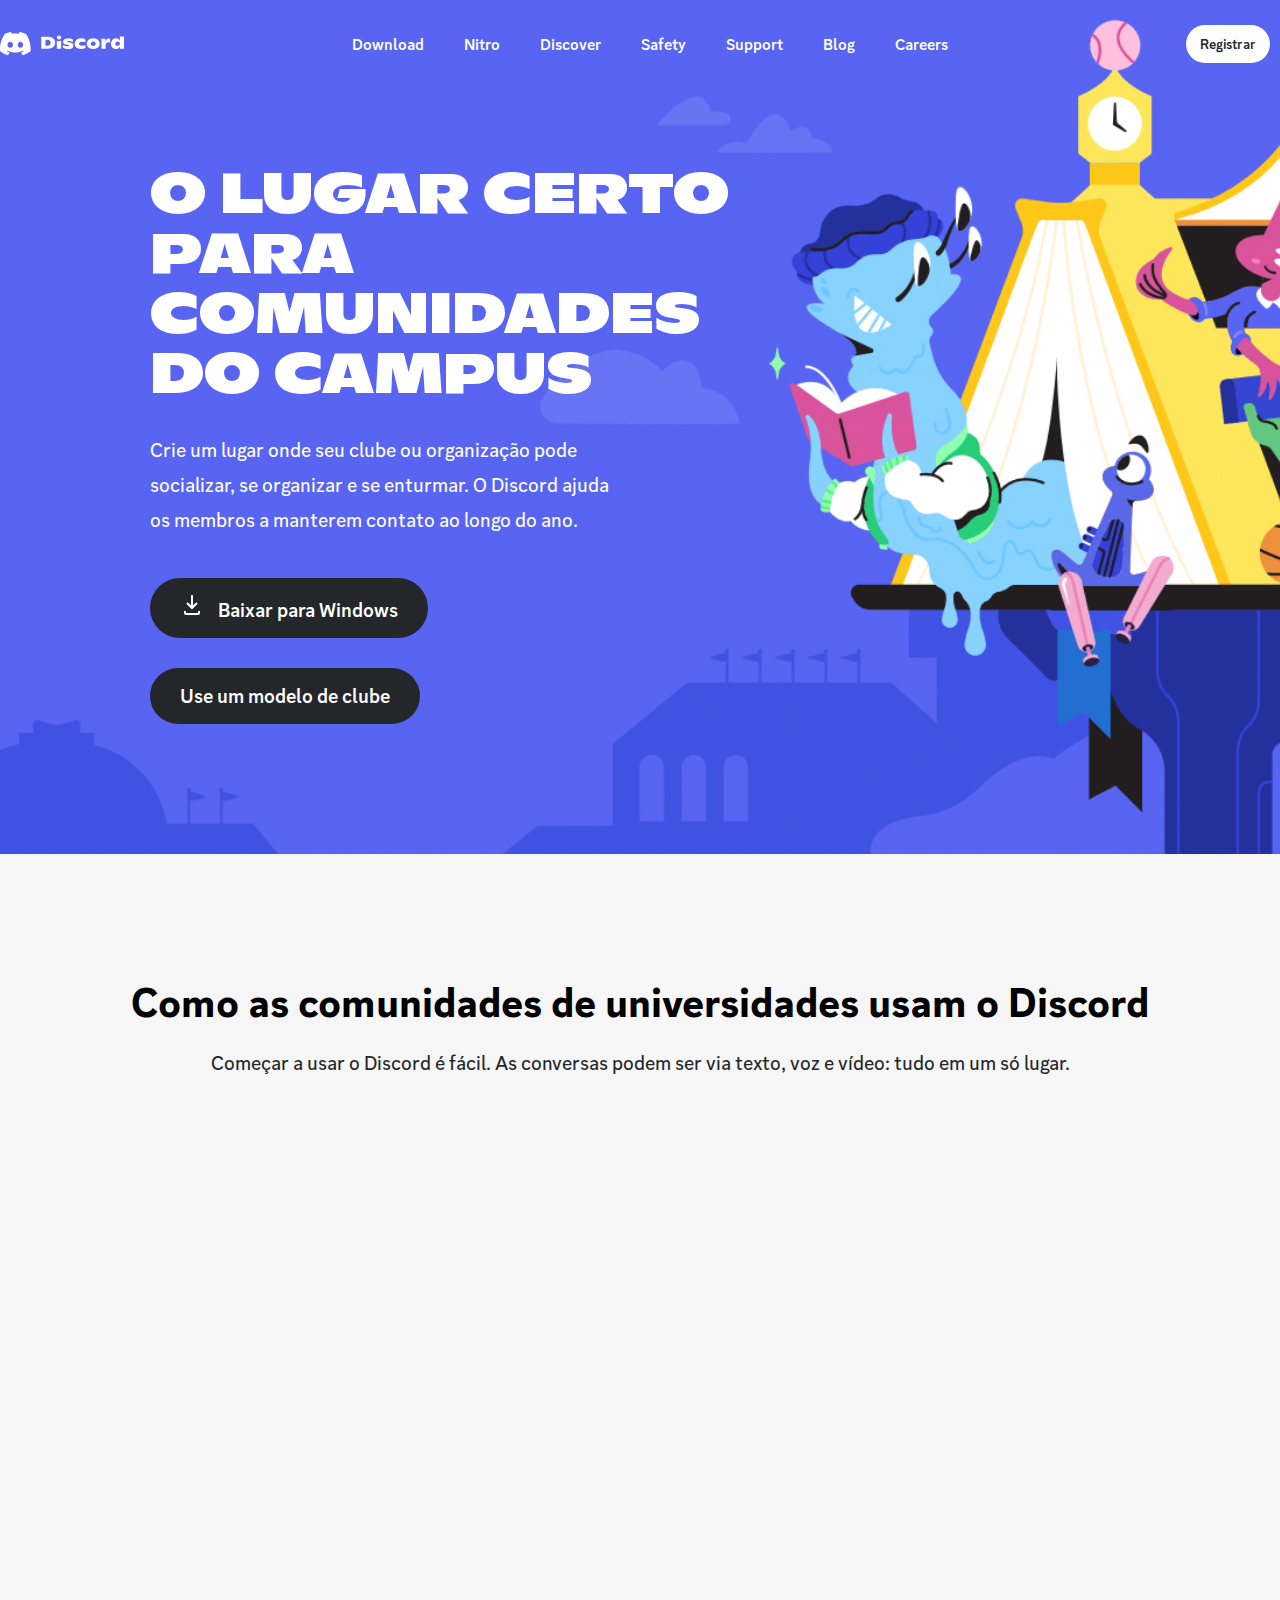
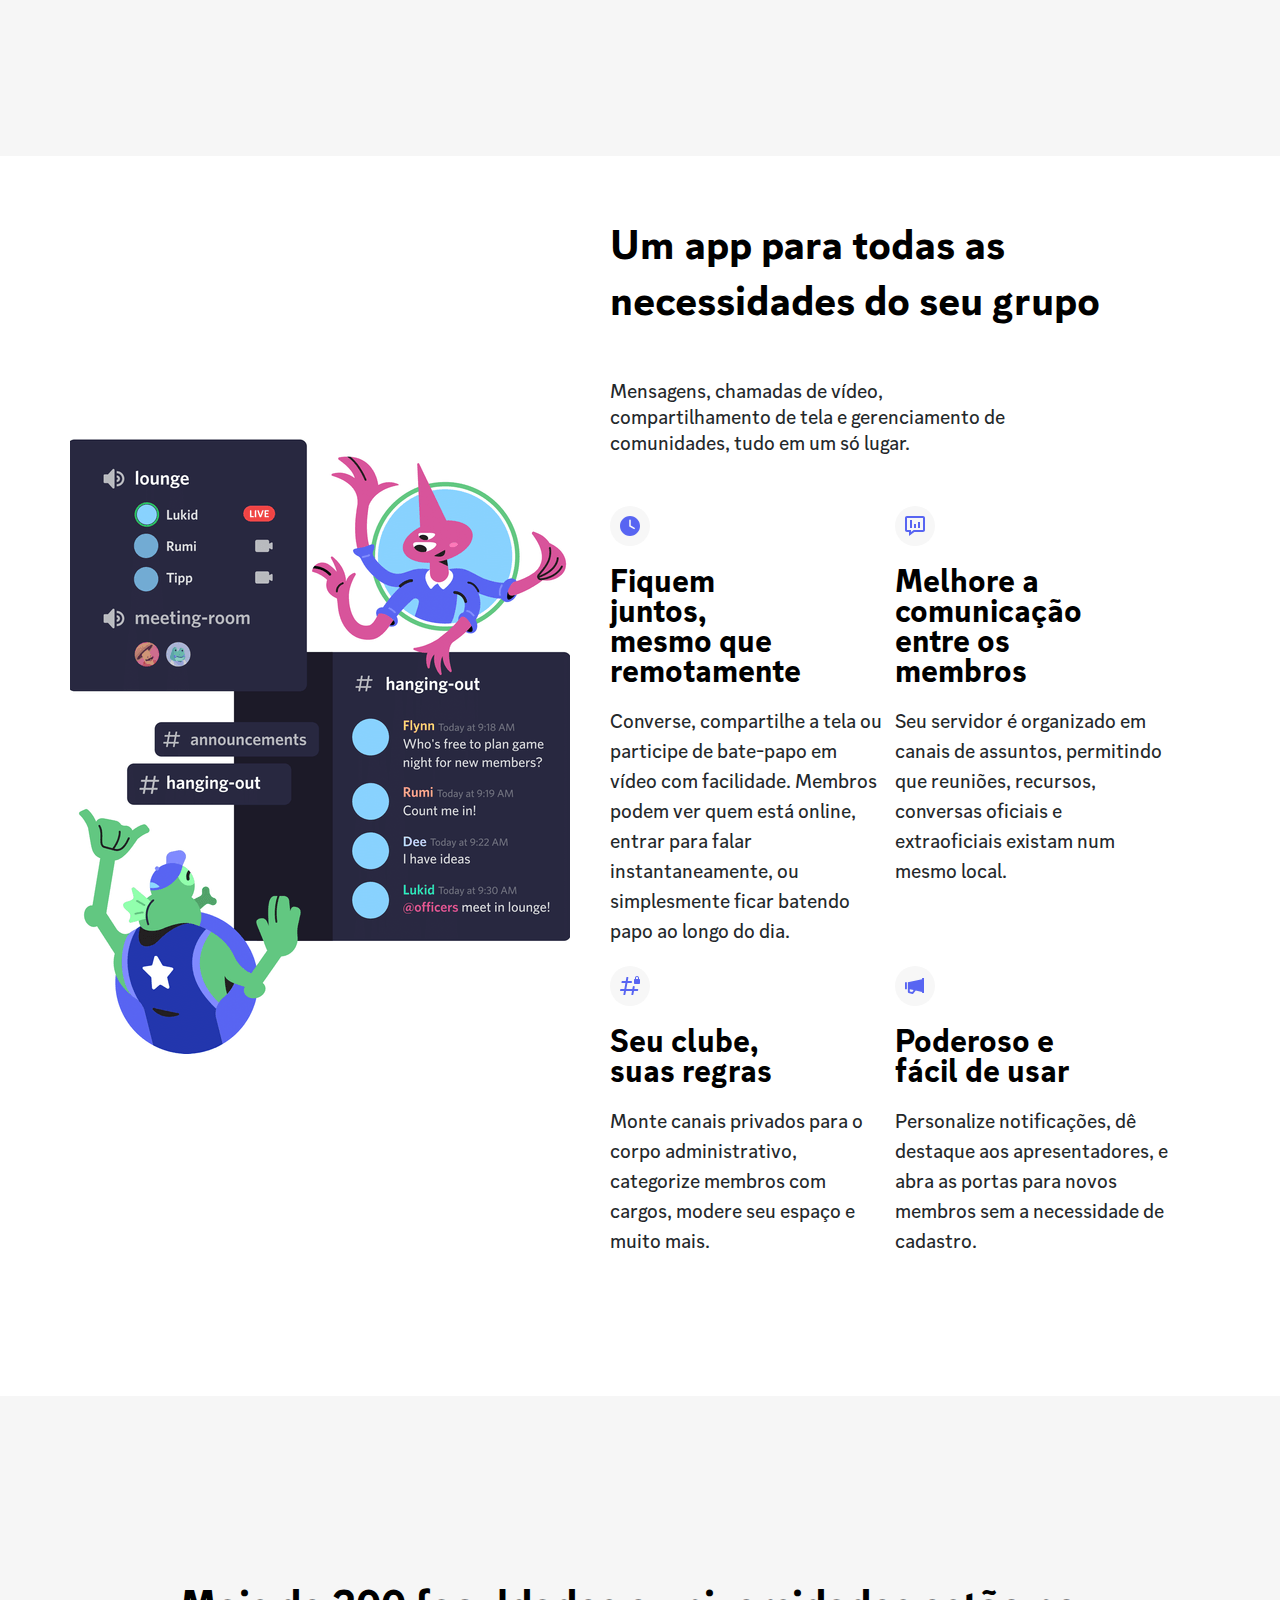
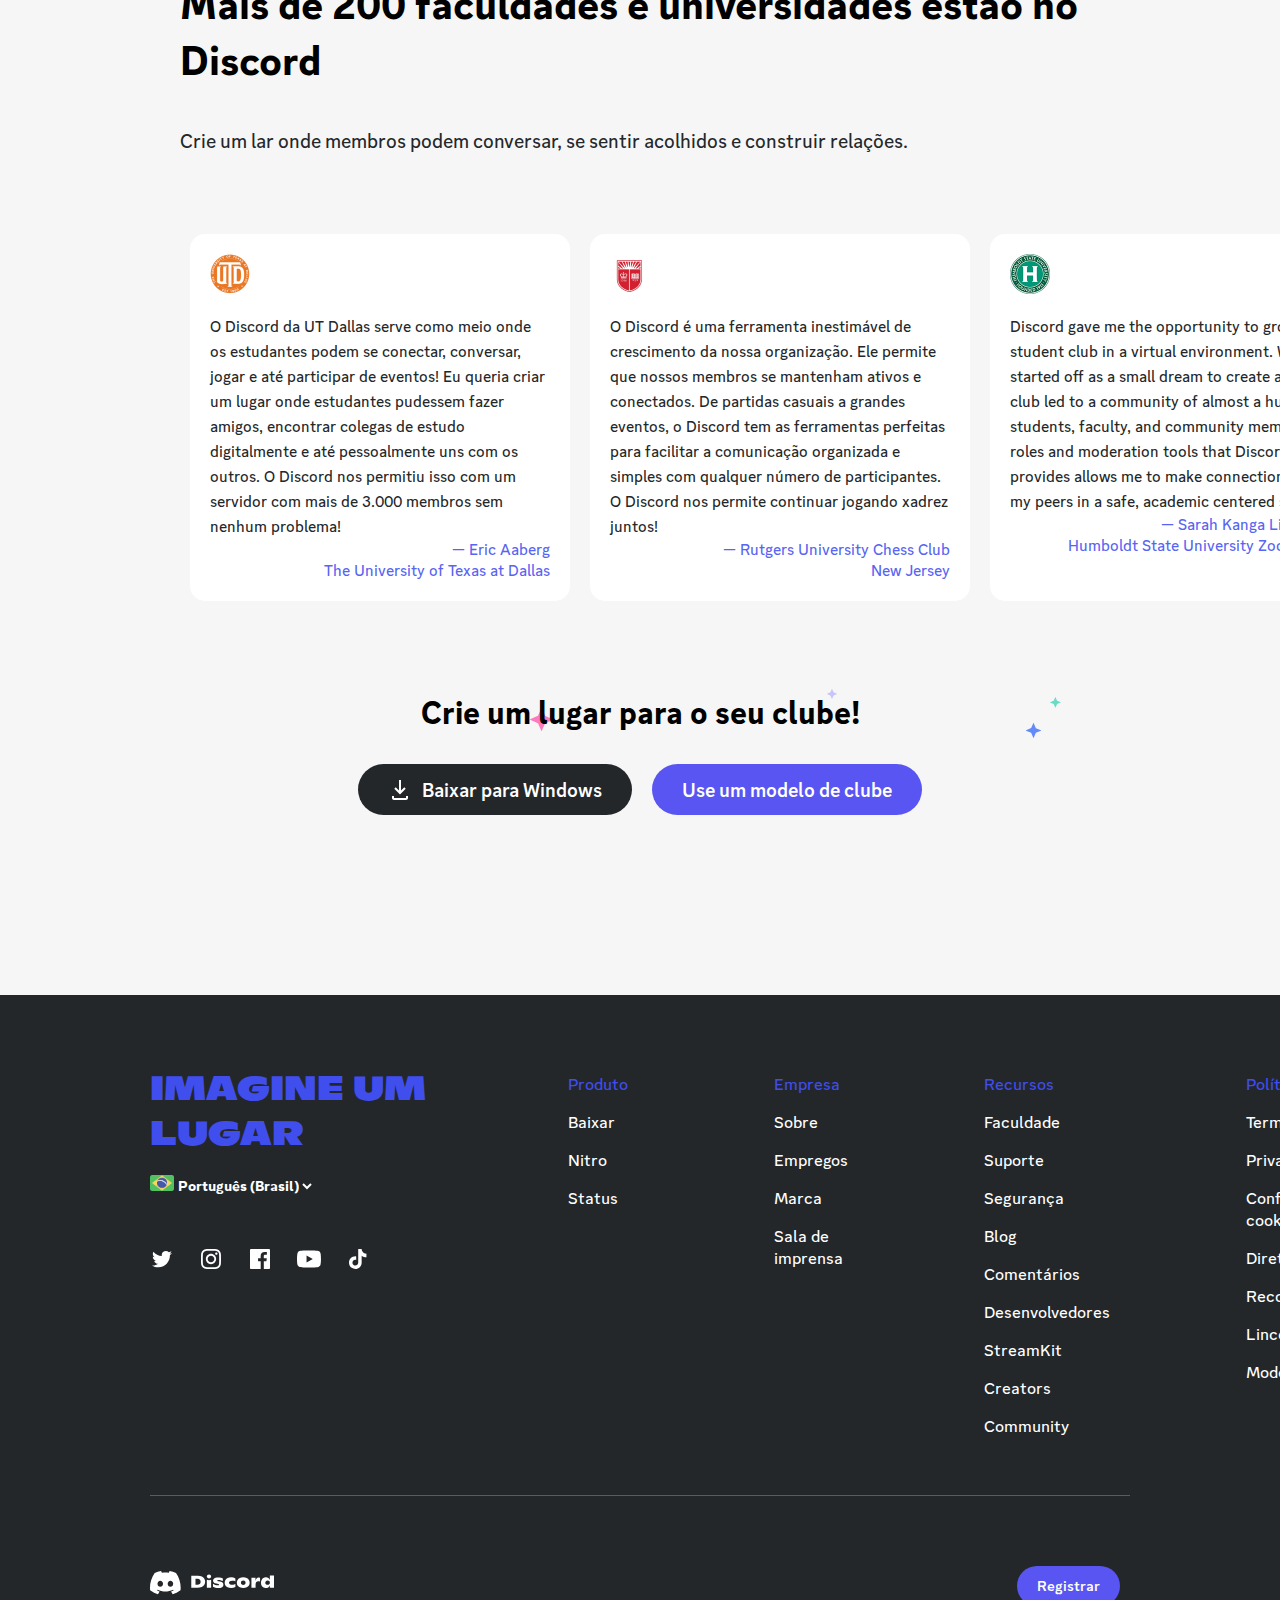
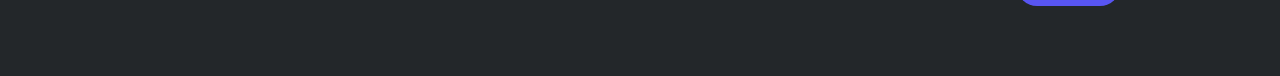
<file: Discord/src/pages/universidades/index.html>
<!DOCTYPE html>
<html lang="en">
<head>
    <meta charset="UTF-8">
    <meta http-equiv="X-UA-Compatible" content="IE=edge">
    <meta name="viewport" content="width=device-width, initial-scale=1.0">
    <link rel="stylesheet" href="index.css">
    <link rel="stylesheet" href="../../common/fonts.css">
    <link rel="stylesheet" href="../../common/geral.css">
    <title>Document</title>
</head>
<body>
    <div class="secao-01">
    
        <div class="s1-cabecalho">
        <svg width="124" height="34" viewBox="0 0 124 34" class="logo-3oeRIY"><g fill="currentColor"><path d="M26.0015 6.9529C24.0021 6.03845 21.8787 5.37198 19.6623 5C19.3833 5.48048 19.0733 6.13144 18.8563 6.64292C16.4989 6.30193 14.1585 6.30193 11.8336 6.64292C11.6166 6.13144 11.2911 5.48048 11.0276 5C8.79575 5.37198 6.67235 6.03845 4.6869 6.9529C0.672601 12.8736 -0.41235 18.6548 0.130124 24.3585C2.79599 26.2959 5.36889 27.4739 7.89682 28.2489C8.51679 27.4119 9.07477 26.5129 9.55525 25.5675C8.64079 25.2265 7.77283 24.808 6.93587 24.312C7.15286 24.1571 7.36986 23.9866 7.57135 23.8161C12.6241 26.1255 18.0969 26.1255 23.0876 23.8161C23.3046 23.9866 23.5061 24.1571 23.7231 24.312C22.8861 24.808 22.0182 25.2265 21.1037 25.5675C21.5842 26.5129 22.1422 27.4119 22.7621 28.2489C25.2885 27.4739 27.8769 26.2959 30.5288 24.3585C31.1952 17.7559 29.4733 12.0212 26.0015 6.9529ZM10.2527 20.8402C8.73376 20.8402 7.49382 19.4608 7.49382 17.7714C7.49382 16.082 8.70276 14.7025 10.2527 14.7025C11.7871 14.7025 13.0425 16.082 13.0115 17.7714C13.0115 19.4608 11.7871 20.8402 10.2527 20.8402ZM20.4373 20.8402C18.9183 20.8402 17.6768 19.4608 17.6768 17.7714C17.6768 16.082 18.8873 14.7025 20.4373 14.7025C21.9717 14.7025 23.2271 16.082 23.1961 17.7714C23.1961 19.4608 21.9872 20.8402 20.4373 20.8402Z"></path><path d="M41.2697 9.86615H47.8585C49.4394 9.86615 50.7878 10.1141 51.8883 10.6101C52.9887 11.1061 53.8102 11.7881 54.3527 12.6715C54.8951 13.555 55.1741 14.5624 55.1741 15.7094C55.1741 16.8253 54.8952 17.8328 54.3217 18.7472C53.7482 19.6462 52.8803 20.3746 51.7178 20.9016C50.5554 21.4286 49.1139 21.6921 47.3935 21.6921H41.2697V9.86615ZM47.316 18.6852C48.3854 18.6852 49.2069 18.4217 49.7804 17.8793C50.3539 17.3523 50.6484 16.6083 50.6484 15.6939C50.6484 14.8414 50.3849 14.1594 49.8734 13.648C49.3619 13.1365 48.587 12.873 47.5485 12.873H45.4871V18.6852H47.316Z"></path><path d="M65.4362 21.6774C64.5217 21.4449 63.7003 21.1039 62.9718 20.6389V17.8335C63.5298 18.2675 64.2582 18.6085 65.1882 18.8875C66.1181 19.1665 67.0171 19.306 67.8851 19.306C68.288 19.306 68.598 19.2595 68.7995 19.151C69.001 19.0425 69.1095 18.9185 69.1095 18.7635C69.1095 18.593 69.0475 18.4535 68.939 18.345C68.8305 18.2365 68.6135 18.1435 68.288 18.0505L66.2576 17.6011C65.0952 17.3376 64.2737 16.9501 63.7777 16.4851C63.2818 16.0201 63.0493 15.3847 63.0493 14.6097C63.0493 13.9587 63.2663 13.3853 63.6847 12.9048C64.1187 12.4243 64.7232 12.0523 65.5137 11.7888C66.3041 11.5254 67.2186 11.3859 68.288 11.3859C69.2335 11.3859 70.1014 11.4789 70.8919 11.6959C71.6823 11.8973 72.3333 12.1608 72.8448 12.4708V15.1212C72.3178 14.8112 71.6979 14.5632 71.0159 14.3772C70.3184 14.1912 69.6055 14.0982 68.877 14.0982C67.823 14.0982 67.2961 14.2842 67.2961 14.6407C67.2961 14.8112 67.3736 14.9352 67.5441 15.0282C67.7146 15.1212 68.009 15.1987 68.443 15.2917L70.1324 15.6017C71.2329 15.7876 72.0543 16.1286 72.5968 16.6091C73.1393 17.0896 73.4028 17.787 73.4028 18.7325C73.4028 19.7555 72.9533 20.5769 72.0543 21.1659C71.1554 21.7704 69.8844 22.0648 68.2415 22.0648C67.2806 22.0338 66.3506 21.9098 65.4362 21.6774Z"></path><path d="M77.5891 21.3213C76.6281 20.8408 75.8842 20.2054 75.4037 19.3994C74.9077 18.5934 74.6752 17.679 74.6752 16.656C74.6752 15.6486 74.9232 14.7341 75.4347 13.9437C75.9462 13.1377 76.6901 12.5177 77.6666 12.0528C78.643 11.6033 79.821 11.3708 81.1849 11.3708C82.8743 11.3708 84.2693 11.7273 85.3852 12.4402V15.5246C84.9977 15.2611 84.5328 15.0286 84.0058 14.8736C83.4788 14.7031 82.9208 14.6256 82.3319 14.6256C81.2779 14.6256 80.472 14.8116 79.8675 15.1991C79.2785 15.5866 78.984 16.0826 78.984 16.7025C78.984 17.307 79.263 17.803 79.852 18.1905C80.4254 18.5779 81.2624 18.7794 82.3474 18.7794C82.9053 18.7794 83.4633 18.7019 84.0058 18.5314C84.5483 18.3609 85.0287 18.175 85.4162 17.927V20.9183C84.1762 21.6623 82.7348 22.0343 81.1074 22.0343C79.728 22.0343 78.5655 21.7863 77.5891 21.3213Z"></path><path d="M89.8041 21.3213C88.8276 20.8408 88.0837 20.2054 87.5722 19.3839C87.0607 18.5624 86.7972 17.648 86.7972 16.625C86.7972 15.6176 87.0607 14.7031 87.5722 13.9127C88.0837 13.1222 88.8276 12.5022 89.7886 12.0528C90.7495 11.6033 91.9119 11.3708 93.2464 11.3708C94.5794 11.3708 95.7418 11.5878 96.7028 12.0528C97.6637 12.5022 98.4077 13.1222 98.9192 13.9127C99.4306 14.7031 99.6786 15.6021 99.6786 16.625C99.6786 17.6325 99.4306 18.5624 98.9192 19.3839C98.4077 20.2054 97.6792 20.8563 96.7028 21.3213C95.7263 21.7863 94.5794 22.0343 93.2464 22.0343C91.9274 22.0343 90.7805 21.7863 89.8041 21.3213ZM94.9358 18.3299C95.3388 17.927 95.5558 17.369 95.5558 16.7025C95.5558 16.0206 95.3543 15.4936 94.9358 15.0906C94.5174 14.6876 93.9594 14.4861 93.2619 14.4861C92.5335 14.4861 91.9739 14.6876 91.5555 15.0906C91.1525 15.4936 90.9355 16.0206 90.9355 16.7025C90.9355 17.3845 91.137 17.927 91.5555 18.3299C91.9739 18.7484 92.5335 18.9499 93.2619 18.9499C93.9594 18.9344 94.5329 18.7329 94.9358 18.3299Z"></path><path d="M110.048 11.9901V15.6325C109.614 15.3535 109.056 15.214 108.374 15.214C107.475 15.214 106.777 15.493 106.297 16.0354C105.816 16.5779 105.568 17.4304 105.568 18.5773V21.6772H101.43V11.8196H105.491V14.966C105.708 13.819 106.08 12.9666 106.576 12.4241C107.072 11.8816 107.723 11.5872 108.513 11.5872C109.102 11.5872 109.614 11.7267 110.048 11.9901Z"></path><path d="M124 9.52563V21.6925H119.862V19.4761C119.505 20.3131 118.978 20.9486 118.265 21.3825C117.551 21.8165 116.667 22.0335 115.613 22.0335C114.683 22.0335 113.862 21.801 113.164 21.3515C112.467 20.9021 111.925 20.2666 111.553 19.4761C111.181 18.6702 110.995 17.7712 110.995 16.7793C110.979 15.7408 111.181 14.8109 111.599 13.9894C112.002 13.168 112.591 12.5325 113.335 12.0675C114.079 11.6025 114.931 11.37 115.892 11.37C117.861 11.37 119.18 12.2225 119.862 13.9429V9.52563H124ZM119.242 18.2517C119.66 17.8487 119.877 17.3062 119.877 16.6553C119.877 16.0198 119.676 15.5083 119.257 15.1209C118.839 14.7334 118.281 14.5319 117.582 14.5319C116.884 14.5319 116.326 14.7334 115.908 15.1364C115.489 15.5393 115.288 16.0508 115.288 16.7018C115.288 17.3527 115.489 17.8642 115.908 18.2672C116.326 18.6702 116.869 18.8717 117.566 18.8717C118.265 18.8717 118.823 18.6702 119.242 18.2517Z"></path><path d="M58.9885 12.4091C60.1772 12.4091 61.1429 11.5416 61.1429 10.4717C61.1429 9.40164 60.1772 8.5343 58.9885 8.5343C57.7981 8.5343 56.8341 9.40164 56.8341 10.4717C56.8341 11.5416 57.7981 12.4091 58.9885 12.4091Z"></path><path d="M61.1429 13.741C59.8254 14.3144 58.1825 14.3299 56.8341 13.741V21.6921H61.1429V13.741Z"></path></g></svg>
    
        <div class="s1-menu">
        <a>Download</a>
        <a>Nitro</a>
        <a>Discover</a>
        <a>Safety</a>
        <a>Support</a>
        <a>Blog</a>
        <a>Careers</a>
        </div>
    
        <a>Registrar</a>
    </div>

    <h1>O LUGAR CERTO PARA COMUNIDADES DO CAMPUS</h1>
    <p>Crie um lugar onde seu clube ou organização pode socializar, se organizar e se enturmar. O Discord ajuda os membros a manterem contato ao longo do ano.</p>
    <a class="s1-botao-escuro"><svg width="24" height="24" viewBox="0 0 24 24" class="icon-2tQ9Jt"><g fill="currentColor"><path d="M17.707 10.708L16.293 9.29398L13 12.587V2.00098H11V12.587L7.70697 9.29398L6.29297 10.708L12 16.415L17.707 10.708Z"></path><path d="M18 18.001V20.001H6V18.001H4V20.001C4 21.103 4.897 22.001 6 22.001H18C19.104 22.001 20 21.103 20 20.001V18.001H18Z"></path></g></svg>
        Baixar para Windows </a>

    <a class="s1-botao-escuro">Use um modelo de clube</a>
</div>
    <div class="secao-02">
        <h1>Como as comunidades de universidades usam o Discord</h1>
        <p>Começar a usar o Discord é fácil. As conversas podem ser via texto, voz e vídeo: tudo em um só lugar.</p>
        <iframe width="875" height="500" src="https://www.youtube.com/embed/TJ13BA3-NR4" title="How Discord Works in 148,000 Miliseconds or Less" frameborder="0" allow="accelerometer; autoplay; clipboard-write; encrypted-media; gyroscope; picture-in-picture; web-share" allowfullscreen></iframe>
    </div>

    <div class="secao-03">
        <img src="../../assets/image/s4-img.png">
        <div class="s3-agrup">
            <h1 class="titulo">Um app para todas as necessidades do seu grupo</h1>
            <p class="paragrafo">Mensagens, chamadas de vídeo, compartilhamento de tela e gerenciamento de comunidades, tudo em um só lugar.</p>

            <div class="linhas">
             
                <div class="s3-card">
                    <img src="../../assets/image/relogio.svg">
                    <h4>Fiquem juntos, mesmo que remotamente</h4>
                    <p>Converse, compartilhe a tela ou participe de bate-papo em vídeo com facilidade. Membros podem ver quem está online, entrar para falar instantaneamente, ou simplesmente ficar batendo papo ao longo do dia.</p>
                </div>
                <div class="s3-card">
                    <img src="../../assets/image/grafico.svg">
                    <h4>Melhore a comunicação entre os membros</h4>
                    <p>Seu servidor é organizado em canais de assuntos, permitindo que reuniões, recursos, conversas oficiais e extraoficiais existam num mesmo local.</p>
                </div>
            </div>

            <div class="linhas">
                <div class="s3-card">
                    <img src="../../assets/image/hashtag.svg">
                    <h4>Seu clube, suas regras</h4>
                    <p>Monte canais privados para o corpo administrativo, categorize membros com cargos, modere seu espaço e muito mais.</p>
                </div>
                <div class="s3-card">
                    <img src="../../assets/image/megafone.svg">
                    <h4>Poderoso e fácil de usar</h4>
                    <p>Personalize notificações, dê destaque aos apresentadores, e abra as portas para novos membros sem a necessidade de cadastro.</p>
                </div>
            </div>
        </div>
    </div>

    <div class="secao-04">
        <h1>Mais de 200 faculdades e universidades estão no Discord</h1>
        <p>Crie um lar onde membros podem conversar, se sentir acolhidos e construir relações.</p>
        <div class="linha-card">
            <div class="card">
                <img src="../../assets/image/universidade1.png" >
                 <p>O Discord da UT Dallas serve como meio onde os estudantes podem se conectar, conversar, jogar e até participar de eventos! Eu queria criar um lugar onde estudantes pudessem fazer amigos, encontrar colegas de estudo digitalmente e até pessoalmente uns com os outros. O Discord nos permitiu isso com um servidor com mais de 3.000 membros sem nenhum problema!</p>
                <div class="div1-creditos">
                 <div class="div-creditos">
                    <p class="creditos">— Eric Aaberg</p>
                    <p class="creditos"> The University of Texas at Dallas</p>
                </div>
                </div>
                </div>
            <div class="card">
                <img src="../../assets/image/universidade2.png">
                <p>O Discord é uma ferramenta inestimável de crescimento da nossa organização. Ele permite que nossos membros se mantenham ativos e conectados. De partidas casuais a grandes eventos, o Discord tem as ferramentas perfeitas para facilitar a comunicação organizada e simples com qualquer número de participantes. O Discord nos permite continuar jogando xadrez juntos!</p>
               <div class="div1-creditos">
                <div class="div-creditos">
                <p class="creditos">— Rutgers University Chess Club</p>
                <p class="creditos"> New Jersey</p>
                </div>
                </div> 
            </div>
            <div class="card">
                <img src="../../assets/image/universidade3.jpg">
                <p>Discord gave me the opportunity to grow my student club in a virtual environment. What started off as a small dream to create a student club led to a community of almost a hundred students, faculty, and community members. The roles and moderation tools that Discord provides allows me to make connections with my peers in a safe, academic centered space.</p>
                <div class="div1-creditos">
                 <div class="div-creditos">
                 <p class="creditos">— Sarah Kanga Livingstone</p>
                 <p class="creditos">Humboldt State University Zoology Club</p>
                 </div>
            </div>

        </div>
   
    </div>
    <div class="s4-sub">
        <h1>Crie um lugar para o seu clube!</h1>
        <div class="as">
            <a class="s4-botao-escuro"><svg width="24" height="24" viewBox="0 0 24 24" class="icon-2tQ9Jt"><g fill="currentColor"><path d="M17.707 10.708L16.293 9.29398L13 12.587V2.00098H11V12.587L7.70697 9.29398L6.29297 10.708L12 16.415L17.707 10.708Z"></path><path d="M18 18.001V20.001H6V18.001H4V20.001C4 21.103 4.897 22.001 6 22.001H18C19.104 22.001 20 21.103 20 20.001V18.001H18Z"></path></g></svg>
            Baixar para Windows </a>
            <a class="botao-azul">Use um modelo de clube</a>
        </div>
    </div>
    </div>
    <div class="rodape">
        <div class="colunas">
            <div class="coluna-1">
                <h1> IMAGINE UM LUGAR</h1>
                 
                <img src="../../assets/image/Brasil.png"><select>
                    <option> Português (Brasil) </option>
                </select>
                <div class="redes">
                    <img src="../../assets/image/twitter.svg">
                    <img src="../../assets/image/insta.svg">
                    <img src="../../assets/image/face.svg">
                    <img src="../../assets/image/yt.svg">
                    <img src="../../assets/image/tiktok.svg">
                </div>
            </div>
            <div class="coluna-2">
                <a class="c2-titulo">Produto</a>
                <a> Baixar </a>
                <a> Nitro </a>  
                <a> Status </a>
            </div>

            <div class="coluna-3">
                <a class="c3-titulo"> Empresa </a>
                <a> Sobre </a>
                <a> Empregos </a>
                <a> Marca </a>
                <a> Sala de imprensa </a>

            </div>

            <div class="coluna-4">
                <a class="c4-titulo"> Recursos</a>
                <a> Faculdade </a>
                <a> Suporte </a>
                <a> Segurança </a>
                <a> Blog </a>
                <a> Comentários </a>
                <a> Desenvolvedores </a>
                <a> StreamKit </a>
                <a> Creators</a>
                <a> Community </a>


            </div>

            <div class="coluna-5">
                <a class="c5-titulo"> Política</a>
                <a> Termos </a>
                <a> Privaicdade </a>
                <a> Configurações de cookies </a>
                <a> Diretrizes </a>
                <a> Reconhecimentos </a>
                <a> Lincenças </a>
                <a> Moderação </a>
            </div>

        </div>

        <div class="rodapesub">
             <svg width="124" height="34" viewBox="0 0 124 34" class="logo-3oeRIY"><g fill="currentColor"><path d="M26.0015 6.9529C24.0021 6.03845 21.8787 5.37198 19.6623 5C19.3833 5.48048 19.0733 6.13144 18.8563 6.64292C16.4989 6.30193 14.1585 6.30193 11.8336 6.64292C11.6166 6.13144 11.2911 5.48048 11.0276 5C8.79575 5.37198 6.67235 6.03845 4.6869 6.9529C0.672601 12.8736 -0.41235 18.6548 0.130124 24.3585C2.79599 26.2959 5.36889 27.4739 7.89682 28.2489C8.51679 27.4119 9.07477 26.5129 9.55525 25.5675C8.64079 25.2265 7.77283 24.808 6.93587 24.312C7.15286 24.1571 7.36986 23.9866 7.57135 23.8161C12.6241 26.1255 18.0969 26.1255 23.0876 23.8161C23.3046 23.9866 23.5061 24.1571 23.7231 24.312C22.8861 24.808 22.0182 25.2265 21.1037 25.5675C21.5842 26.5129 22.1422 27.4119 22.7621 28.2489C25.2885 27.4739 27.8769 26.2959 30.5288 24.3585C31.1952 17.7559 29.4733 12.0212 26.0015 6.9529ZM10.2527 20.8402C8.73376 20.8402 7.49382 19.4608 7.49382 17.7714C7.49382 16.082 8.70276 14.7025 10.2527 14.7025C11.7871 14.7025 13.0425 16.082 13.0115 17.7714C13.0115 19.4608 11.7871 20.8402 10.2527 20.8402ZM20.4373 20.8402C18.9183 20.8402 17.6768 19.4608 17.6768 17.7714C17.6768 16.082 18.8873 14.7025 20.4373 14.7025C21.9717 14.7025 23.2271 16.082 23.1961 17.7714C23.1961 19.4608 21.9872 20.8402 20.4373 20.8402Z"></path><path d="M41.2697 9.86615H47.8585C49.4394 9.86615 50.7878 10.1141 51.8883 10.6101C52.9887 11.1061 53.8102 11.7881 54.3527 12.6715C54.8951 13.555 55.1741 14.5624 55.1741 15.7094C55.1741 16.8253 54.8952 17.8328 54.3217 18.7472C53.7482 19.6462 52.8803 20.3746 51.7178 20.9016C50.5554 21.4286 49.1139 21.6921 47.3935 21.6921H41.2697V9.86615ZM47.316 18.6852C48.3854 18.6852 49.2069 18.4217 49.7804 17.8793C50.3539 17.3523 50.6484 16.6083 50.6484 15.6939C50.6484 14.8414 50.3849 14.1594 49.8734 13.648C49.3619 13.1365 48.587 12.873 47.5485 12.873H45.4871V18.6852H47.316Z"></path><path d="M65.4362 21.6774C64.5217 21.4449 63.7003 21.1039 62.9718 20.6389V17.8335C63.5298 18.2675 64.2582 18.6085 65.1882 18.8875C66.1181 19.1665 67.0171 19.306 67.8851 19.306C68.288 19.306 68.598 19.2595 68.7995 19.151C69.001 19.0425 69.1095 18.9185 69.1095 18.7635C69.1095 18.593 69.0475 18.4535 68.939 18.345C68.8305 18.2365 68.6135 18.1435 68.288 18.0505L66.2576 17.6011C65.0952 17.3376 64.2737 16.9501 63.7777 16.4851C63.2818 16.0201 63.0493 15.3847 63.0493 14.6097C63.0493 13.9587 63.2663 13.3853 63.6847 12.9048C64.1187 12.4243 64.7232 12.0523 65.5137 11.7888C66.3041 11.5254 67.2186 11.3859 68.288 11.3859C69.2335 11.3859 70.1014 11.4789 70.8919 11.6959C71.6823 11.8973 72.3333 12.1608 72.8448 12.4708V15.1212C72.3178 14.8112 71.6979 14.5632 71.0159 14.3772C70.3184 14.1912 69.6055 14.0982 68.877 14.0982C67.823 14.0982 67.2961 14.2842 67.2961 14.6407C67.2961 14.8112 67.3736 14.9352 67.5441 15.0282C67.7146 15.1212 68.009 15.1987 68.443 15.2917L70.1324 15.6017C71.2329 15.7876 72.0543 16.1286 72.5968 16.6091C73.1393 17.0896 73.4028 17.787 73.4028 18.7325C73.4028 19.7555 72.9533 20.5769 72.0543 21.1659C71.1554 21.7704 69.8844 22.0648 68.2415 22.0648C67.2806 22.0338 66.3506 21.9098 65.4362 21.6774Z"></path><path d="M77.5891 21.3213C76.6281 20.8408 75.8842 20.2054 75.4037 19.3994C74.9077 18.5934 74.6752 17.679 74.6752 16.656C74.6752 15.6486 74.9232 14.7341 75.4347 13.9437C75.9462 13.1377 76.6901 12.5177 77.6666 12.0528C78.643 11.6033 79.821 11.3708 81.1849 11.3708C82.8743 11.3708 84.2693 11.7273 85.3852 12.4402V15.5246C84.9977 15.2611 84.5328 15.0286 84.0058 14.8736C83.4788 14.7031 82.9208 14.6256 82.3319 14.6256C81.2779 14.6256 80.472 14.8116 79.8675 15.1991C79.2785 15.5866 78.984 16.0826 78.984 16.7025C78.984 17.307 79.263 17.803 79.852 18.1905C80.4254 18.5779 81.2624 18.7794 82.3474 18.7794C82.9053 18.7794 83.4633 18.7019 84.0058 18.5314C84.5483 18.3609 85.0287 18.175 85.4162 17.927V20.9183C84.1762 21.6623 82.7348 22.0343 81.1074 22.0343C79.728 22.0343 78.5655 21.7863 77.5891 21.3213Z"></path><path d="M89.8041 21.3213C88.8276 20.8408 88.0837 20.2054 87.5722 19.3839C87.0607 18.5624 86.7972 17.648 86.7972 16.625C86.7972 15.6176 87.0607 14.7031 87.5722 13.9127C88.0837 13.1222 88.8276 12.5022 89.7886 12.0528C90.7495 11.6033 91.9119 11.3708 93.2464 11.3708C94.5794 11.3708 95.7418 11.5878 96.7028 12.0528C97.6637 12.5022 98.4077 13.1222 98.9192 13.9127C99.4306 14.7031 99.6786 15.6021 99.6786 16.625C99.6786 17.6325 99.4306 18.5624 98.9192 19.3839C98.4077 20.2054 97.6792 20.8563 96.7028 21.3213C95.7263 21.7863 94.5794 22.0343 93.2464 22.0343C91.9274 22.0343 90.7805 21.7863 89.8041 21.3213ZM94.9358 18.3299C95.3388 17.927 95.5558 17.369 95.5558 16.7025C95.5558 16.0206 95.3543 15.4936 94.9358 15.0906C94.5174 14.6876 93.9594 14.4861 93.2619 14.4861C92.5335 14.4861 91.9739 14.6876 91.5555 15.0906C91.1525 15.4936 90.9355 16.0206 90.9355 16.7025C90.9355 17.3845 91.137 17.927 91.5555 18.3299C91.9739 18.7484 92.5335 18.9499 93.2619 18.9499C93.9594 18.9344 94.5329 18.7329 94.9358 18.3299Z"></path><path d="M110.048 11.9901V15.6325C109.614 15.3535 109.056 15.214 108.374 15.214C107.475 15.214 106.777 15.493 106.297 16.0354C105.816 16.5779 105.568 17.4304 105.568 18.5773V21.6772H101.43V11.8196H105.491V14.966C105.708 13.819 106.08 12.9666 106.576 12.4241C107.072 11.8816 107.723 11.5872 108.513 11.5872C109.102 11.5872 109.614 11.7267 110.048 11.9901Z"></path><path d="M124 9.52563V21.6925H119.862V19.4761C119.505 20.3131 118.978 20.9486 118.265 21.3825C117.551 21.8165 116.667 22.0335 115.613 22.0335C114.683 22.0335 113.862 21.801 113.164 21.3515C112.467 20.9021 111.925 20.2666 111.553 19.4761C111.181 18.6702 110.995 17.7712 110.995 16.7793C110.979 15.7408 111.181 14.8109 111.599 13.9894C112.002 13.168 112.591 12.5325 113.335 12.0675C114.079 11.6025 114.931 11.37 115.892 11.37C117.861 11.37 119.18 12.2225 119.862 13.9429V9.52563H124ZM119.242 18.2517C119.66 17.8487 119.877 17.3062 119.877 16.6553C119.877 16.0198 119.676 15.5083 119.257 15.1209C118.839 14.7334 118.281 14.5319 117.582 14.5319C116.884 14.5319 116.326 14.7334 115.908 15.1364C115.489 15.5393 115.288 16.0508 115.288 16.7018C115.288 17.3527 115.489 17.8642 115.908 18.2672C116.326 18.6702 116.869 18.8717 117.566 18.8717C118.265 18.8717 118.823 18.6702 119.242 18.2517Z"></path><path d="M58.9885 12.4091C60.1772 12.4091 61.1429 11.5416 61.1429 10.4717C61.1429 9.40164 60.1772 8.5343 58.9885 8.5343C57.7981 8.5343 56.8341 9.40164 56.8341 10.4717C56.8341 11.5416 57.7981 12.4091 58.9885 12.4091Z"></path><path d="M61.1429 13.741C59.8254 14.3144 58.1825 14.3299 56.8341 13.741V21.6921H61.1429V13.741Z"></path></g></svg>
             <a> Registrar</a>

        </div>
    </div>




</body>
</html>
</file>
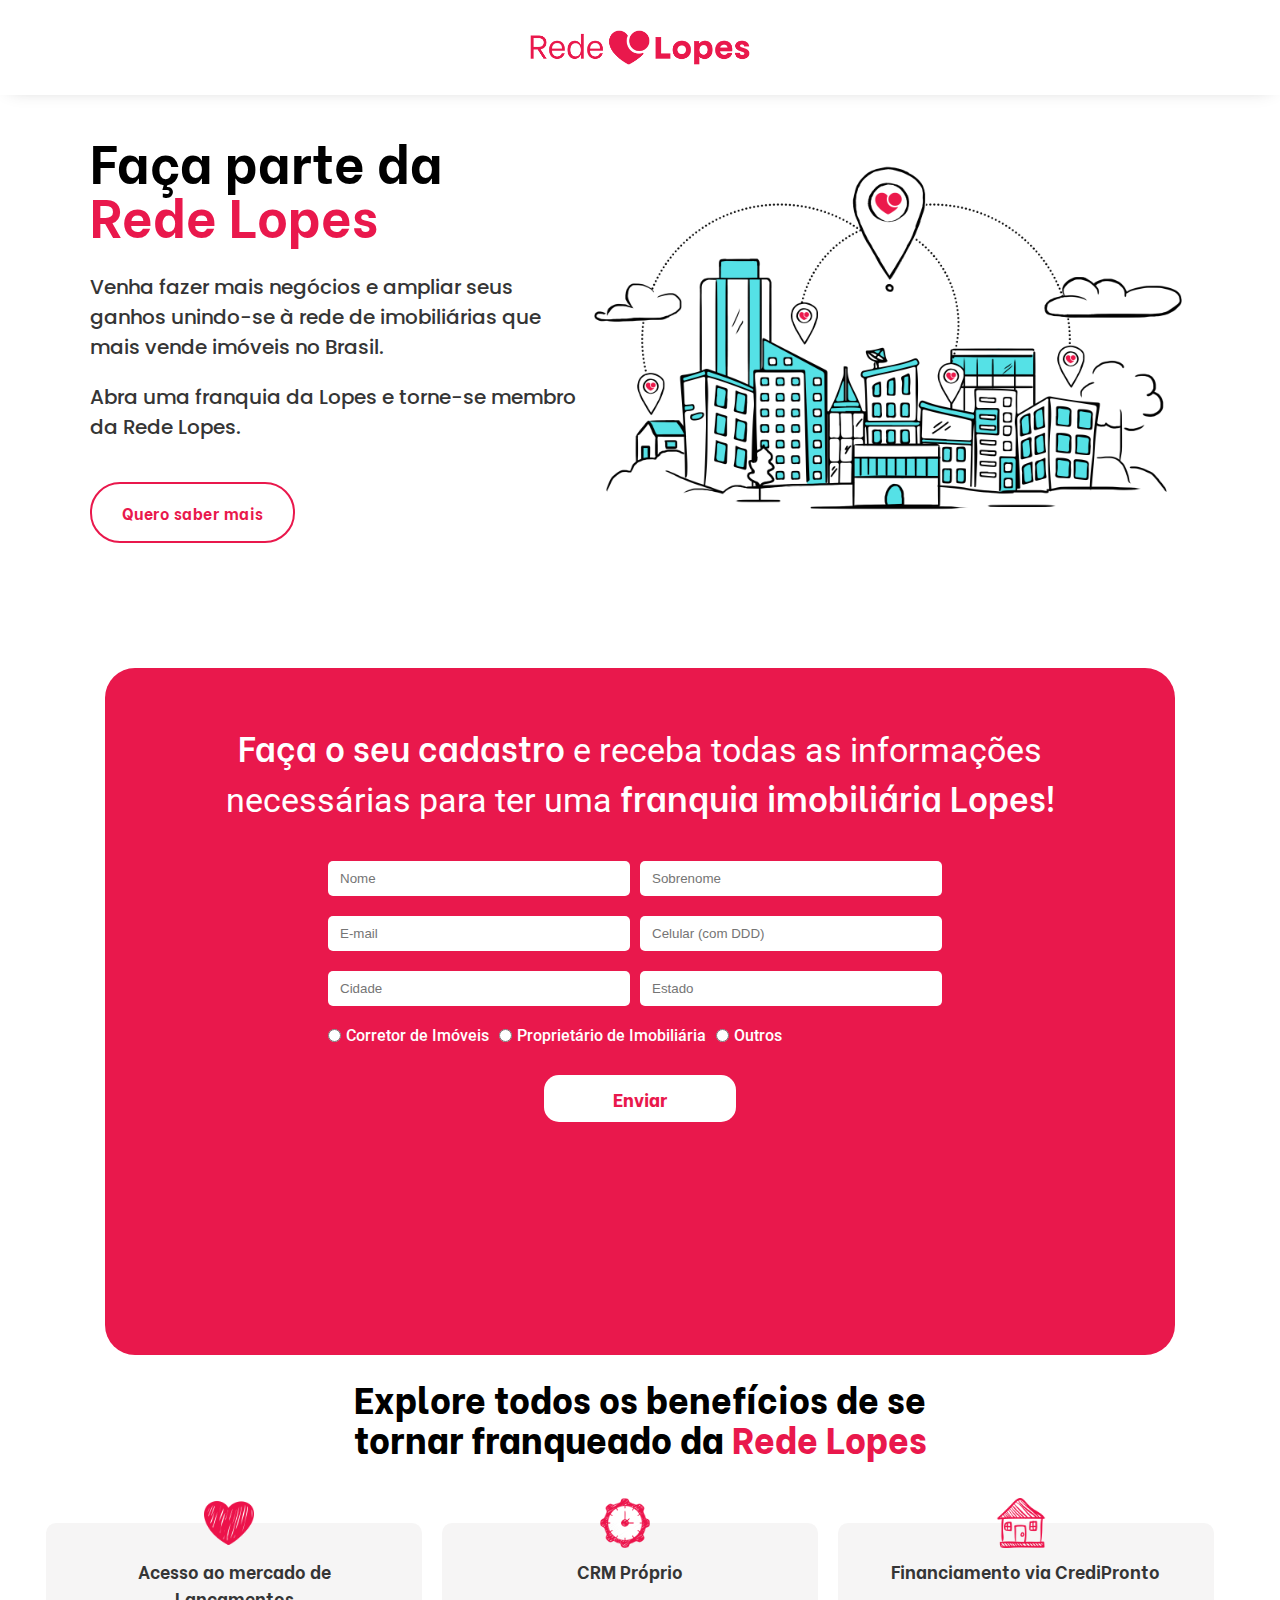
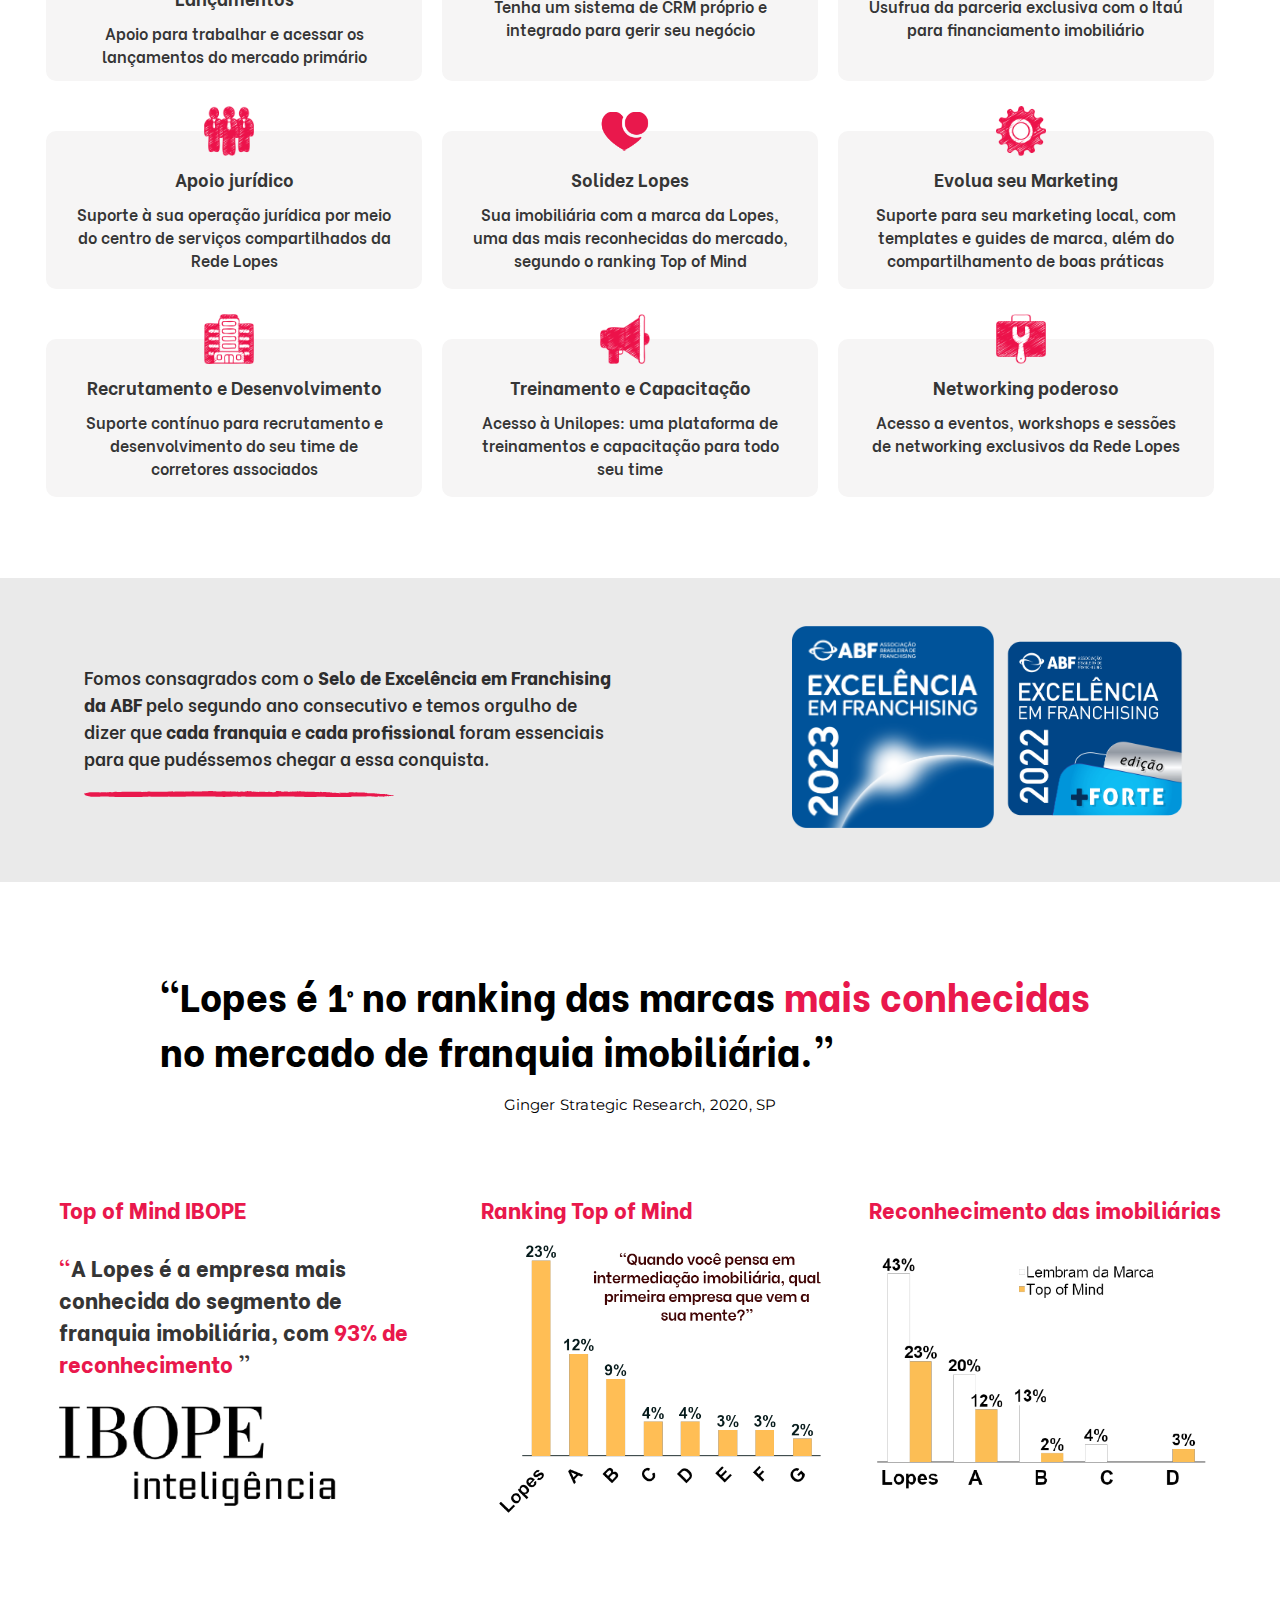
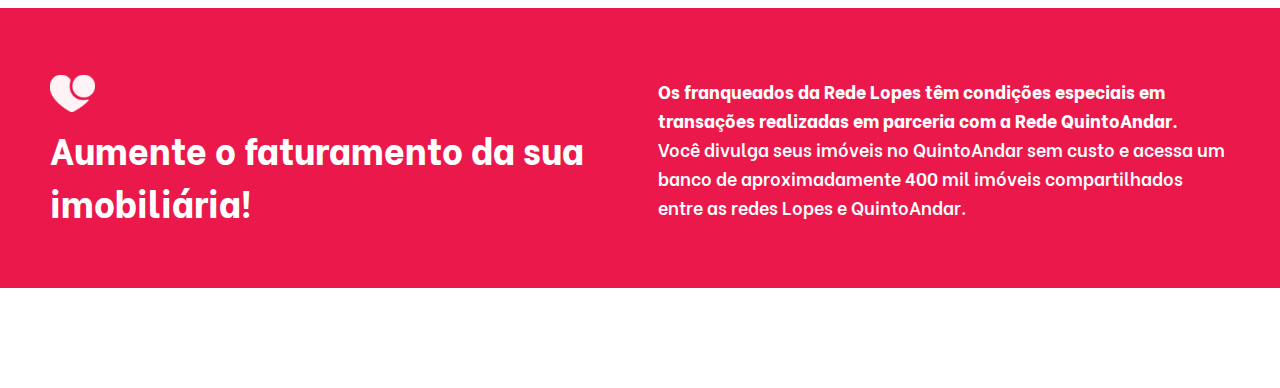
<file: imobiliaria/src/pages/imobiliaria/index.html>
<!DOCTYPE html>
<html lang="en">
<head>
    <meta charset="UTF-8">
    <meta http-equiv="X-UA-Compatible" content="IE=edge">
    <meta name="viewport" content="width=device-width, initial-scale=1.0">
    <link rel="stylesheet" href="../../common/common.css">
    <link rel="stylesheet" href="../../common/font.css">
    <link rel="stylesheet" href="index.css">

    <title>Imobiliaria</title>
</head>
<body>
    <div class="cabecalho">
        <img src="../../assets/images/logo-rede-lopes.png" >
    </div>




    <div class="secao-02">
        <div class="sub-secao02">

            <div class="conteudo">
               
                    <h1>Faça parte da <span>Rede Lopes</span></h1>
                    
                

                <p>Venha fazer mais negócios e ampliar seus ganhos unindo-se à rede de imobiliárias que mais vende imóveis no Brasil.</p>
                <p>Abra uma franquia da Lopes e torne-se membro da Rede Lopes.</p>

                <div class="botao-s2">
                    <a href="">Quero saber mais</a>
                </div>
                
            </div>
              

        </div>
        <div class="imagem-s2">
            <img src="../../assets/images/lopes-bg-novo.png">
        </div>
    </div>





    <div class="cadastro">
        <div class="card-cadastro">

            <h1><span>Faça o seu cadastro</span> e receba todas as informações necessárias para ter uma <span>franquia imobiliária Lopes!</span> </h1>

            <div class="agrup">

                <div class="linha">
                    <input type="text" placeholder="Nome">
                    <input type="text" placeholder="Sobrenome">
                </div>

                <div class="linha">
                    <input type="text" placeholder="E-mail">
                    <input type="text" placeholder="Celular (com DDD)">
                </div>

                <div class="linha">
                    <input type="text" placeholder="Cidade">
                    <input type="text" placeholder="Estado">
                </div>

                <div class="linha2">
                    <input type="radio">
                    <p> Corretor de Imóveis</p>

                    <input type="radio">
                    <p> Proprietário de Imobiliária</p>

                    <input type="radio"">
                    <p>Outros</p>
                        
                </div>
                <div class="botao-cadastro">

                    <a href=""> Enviar</a>
                </div>
            </div>
        </div>
    </div>






    <section class="secao-03">
        <h1>Explore todos os benefícios de se tornar franqueado da <span>Rede Lopes</span></h1>

        <div class="secao-03f">
            <section class="cards">
                <div>
                    <img src="../../assets/images/card1.png"/>

                    <h2>Acesso ao mercado de Lançamentos</h2>

                    <p>Apoio para trabalhar e acessar os lançamentos do mercado primário</p>
                </div>

                <div>
                    <img src="../../assets/images/card2.png"/>

                    <h2>Apoio jurídico</h2>

                    <p>Suporte à sua operação jurídica por meio do centro de serviços compartilhados da Rede Lopes</p>
                </div>

                <div>
                    <img src="../../assets/images/card3.png"/>

                    <h2>Recrutamento e Desenvolvimento</h2>

                    <p>Suporte contínuo para recrutamento e desenvolvimento do seu time de corretores associados</p>
                </div>
            </section>


            <section class="cards">
                <div>
                    <img src="../../assets/images/card4.png"/>

                    <h2>CRM Próprio</h2>

                    <p>Tenha um sistema de CRM próprio e integrado para gerir seu negócio</p>
                </div>

                <div>
                    <img src="../../assets/images/card5.png"/>

                    <h2>Solidez Lopes</h2>

                    <p>Sua imobiliária com a marca da Lopes, uma das mais reconhecidas do mercado, segundo o ranking Top of Mind</p>
                </div>

                <div>
                    <img src="../../assets/images/card6.png"/>

                    <h2>Treinamento e Capacitação</h2>

                    <p>Acesso à Unilopes: uma plataforma de treinamentos e capacitação para todo seu time</p>
                </div>
            </section>


            <section class="cards">
                <div>
                    <img src="../../assets/images/card7.png"/>

                    <h2>Financiamento via CrediPronto</h2>

                    <p>Usufrua da parceria exclusiva com o Itaú para financiamento imobiliário</p>
                </div>

                <div>
                    <img src="../../assets/images/card8.png"/>

                    <h2>Evolua seu Marketing</h2>

                    <p>Suporte para seu marketing local, com templates e guides de marca, além do compartilhamento de boas práticas</p>
                </div>

                <div>
                    <img src="../../assets/images/card9.png"/>

                    <h2>Networking poderoso</h2>

                    <p>Acesso a eventos, workshops e sessões de networking exclusivos da Rede Lopes</p>
                </div>
            </section>
        </div>
    </section>






    <section class="secao-04">
        <div class="f4-text">
            <h3>
                Fomos consagrados com o <span> Selo de Excelência em Franchising da ABF </span>pelo segundo ano consecutivo e temos orgulho de dizer que <span> cada franquia</span> e <span> cada profissional </span>foram essenciais para que pudéssemos chegar a essa conquista.
            </h3>

            <img src="../../assets/images/f4-img-text.png"/>
        </div>

        <div class="f4-imgs">
            <div>
                <img class="f4-imgs-1" src="../../assets/images/f4-img-1.png"/>
            </div>
            
            <div>
                <img class="f4-imgs-2" src="../../assets/images/f4-img-2.png"/>
            </div>
            
        </div>
    </section>






    <section class="secao-05">
        <h1>“Lopes é 1º no ranking das marcas <span> mais conhecidas </span>no mercado de franquia imobiliária.”</h1>

        <p>Ginger Strategic Research, 2020, SP</p>

        <div class="f5-conteudo">
            <div class="f5-conteudo-agrup1">
                <h3>Top of Mind IBOPE</h3>

                <p>
                   <span>“</span>A Lopes é a empresa mais conhecida do segmento de franquia imobiliária, com <span>93% de reconhecimento</span> ”
                </p>

                <img src="../../assets/images/f5-img1.png"/>
            </div>

            <div class="f5-conteudo-agrup2">
                <h3>Ranking Top of Mind</h3>

                <img src="../../assets/images/f5-img2.png"/>
            </div>

            <div class="f5-conteudo-agrup3">
                <h3>Reconhecimento das imobiliárias</h3>

                <img src="../../assets/images/f5-img3.png"/>
            </div>
        </div>
    </section>




    <section class="secao-06">
        <div class="f6-text1">
            <h2>
                <a href="">
                    <img src="../../assets/images/f6-img.svg"/>
                </a>
                Aumente o
                faturamento da
                sua imobiliária!
            </h2>
        </div>

        <div class="f6-text2">
            <p>
                <span>Os franqueados da Rede Lopes têm condições especiais em transações realizadas em parceria com a Rede QuintoAndar.</span> <br>
                Você divulga seus imóveis no QuintoAndar sem custo e acessa um banco de aproximadamente 400 mil imóveis compartilhados entre as redes Lopes e QuintoAndar.
            </p>
        </div>
    </section>
</body>
</html>
</file>
<file: Discord/src/common/fonts.css>
@font-face {
    font-family: 'discord1';
    src: url('../assets/fonts/discord1.0.woff2');
}

@font-face {
    font-family: 'discord2';
    src: url('../assets/fonts/discord2.woff2');
}

@font-face {
    font-family: 'discord3';
    src: url('../assets/fonts/discord3.woff2');
}

@font-face {
    font-family: 'discord4';
    src: url('../assets/fonts/discord4.woff2');
}

@font-face {
    font-family: 'discord5';
    src: url('../assets/fonts/discord5.woff2');
}
@font-face {
    font-family: 'discord6';
    src: url('../assets/fonts/discord6.woff2');
}
</file>
<file: Discord/src/pages/home/index.css>
*{
    margin: 0px;
    box-sizing: border-box;
}


body{
    background-color: #fff;
 }

 .secao-01{
    display: flex;
    flex-direction: column;
    align-items: center;
    padding: 25px 0px 130px 0px; 
    color: #fff;
    background-color: #404eed;
    background-image: url('../../assets/image/fundodc.svg');
    background-size: cover;
    background-position: -510px 0px;
    position: relative;
    overflow: hidden;
 }

 .secao-01 a{
    cursor: pointer;
 }

 

 .s1-tenis{
    position: absolute;
    bottom: 0px;
    left: -200px;

 }

 .s1-suco{
    position: absolute;
    bottom: 0px;
    right: -150px;

 }

 .s1-cabecalho{
    display: flex;
    flex-direction: row;
    align-items: center;
    justify-content: space-between;
    width: 1280px;
    margin-bottom: 140px;

 }


 


 .secao-01 > h1{
    font: 56px 'discord1';
    width: 500px;
    text-align: center;
    line-height: 60px;
    margin-bottom: 50px;
}

.secao-01 > p{
    font: 20px 'discord2';
    width: 780px;
    text-align: center;
    line-height: 32px;
    margin-bottom: 30px;
}


 .s1-menu{
    display: flex;
    flex-direction: row;

 }

 .s1-menu a{
    margin: 5px 20px;
    font: 20px 'discord4';
 }

 .s1-menu a:hover{
    text-decoration: underline;


 }

 .s1-cabecalho > a{
    background-color: #fff;
    color: #23272a;
    border-radius: 30px;
    font: 14px 'discord3';
    padding: 10px 14px;
 }

 .s1-cabecalho >a:hover{ 
        box-shadow: 0px 8px 15px rgb(0 0 0 / 20%);
        color: #5855f2;
 }

 .s1-botoes{
    display: flex;
    flex-direction: row;

 }

 .s1-botoes > a {
    background-color: #fff;
    color: #23272a;
    font: 20px 'discord3';
    border-radius: 30px;
    padding: 15px 30px;
    display: flex;
    margin: 0px 10px;
    align-items: center;
    transition: 0.3s;
 }

 .s1-botoes >a:hover{
        box-shadow: 0px 8px 15px rgb(0 0 0 / 20%);
        color: #5855f2;  
 }

 

 .s1-botoes > a > svg{
    margin-right: 10px;
 }

 .s1-botao-escuro{
    background-color: #23272a !important;
    color: #fff !important;
   
}

 .s1-botao-escuro:hover{
    background-color: rgb(60, 60, 60) !important;

 }


 .secao-02{
   display: flex;
   flex-direction: row;
   justify-content: center;
   align-items: center;
   padding: 110px 0px;
 }



 .s2-textos{
   display: flex;
   flex-direction: column;
   width: 370px;
   
 }

 .s2-textos h1{
   font: 50px 'discord5';
   color: black;
   line-height: 60px;
   margin-bottom: 20px;
 }

 .s2-textos p{
   font: 20px 'discord2';
   line-height: 22px;
 }

.secao-02 > * {
      margin: 0px 50px;

}

.secao-03{
   background-color: #f6f6f6;
   display: flex;
   flex-direction: row;
   justify-content: center;
   align-items: center;
   padding: 110px 0px;
 }

 .s3-textos{
   display: flex;
   flex-direction: column;
   width: 385px;
   margin-right: 130px;
 }

 .s3-textos h1{
   font: 53px 'discord5';
   color: black;
   line-height: 60px;
   margin-bottom: 30px;
 }

 .s3-textos p{
   font: 20px 'discord2';
   line-height: 40px;
 }

 .secao-04{
   padding: 110px 0px;
   display: flex;
   flex-direction: row;
   justify-content: center;
   align-items: center;
 }

 .s4-textos{
   display: flex;
   flex-direction: column;
   width: 385px;
   margin-left: 130px;
 }

 .s4-textos h1{
   font: 53px 'discord5';
   line-height: 60px;
   margin-bottom: 35px;
 }

 .s4-textos p{
   font: 20px 'discord2';
   line-height: 40px;
 }

 .secao-05{
   display: flex;
   flex-direction: column;
   align-items: center;
   padding: 110px 0px;
   background-color: #f6f6f6;
 }
 .s5-titulo{
   font: 50px 'discord1';
   width: 970px;
   text-align: center;
   line-height: 55px;
   margin-bottom: 35px;
 }

 .secao-05 p{
   font: 20px 'discord2';
   width: 970px;
   text-align: center;
   line-height: 35px;
 }

 .secao-05 img{
   width: 1310px;
   height: 800px;
   margin-bottom: 50px;
 }

.s5-subtitulo{
   font: 33px 'discord5';
   line-height: 60px;

}

.secao-05 a{
   background-color: #5855f2;
   color: #fff;
   font: 20px 'discord3';
   border-radius: 30px;
   padding: 15px 30px;
   display: flex;
   margin: 0px 10px;
   align-items: center;
   transition: 0.3s;

}

.secao-05 >a >svg{
   margin-right: 10px;
}

.secao-05 >a:hover{
   box-shadow: 0px 8px 15px rgba(0, 0, 0, 0.2);
   background-color: #8280e9;
}

.rodape{
   padding: 70px 150px;
   display: flex;
   flex-direction: column;
   background-color: #23272a;
}

.colunas{
   padding: 0px 0px 50px 0px;
   display: flex;
   flex-direction: row;
   border-bottom: 1px solid #404eed;

}

.coluna-1 h1{
   font: 34px 'discord1';
   color: #404eed;
   width: 280px;
   margin-bottom: 20px;
}

.coluna-1 select{
   background-color: transparent;
   border: none;
   outline: none;
   font: 15px 'discord5';
   color: #fff;
}

.coluna-1 img{
   width: 24px;
   height: 16px;
}

.coluna-2{
   flex-direction: column;
   display: flex;
   margin-left: 130px;
}

.c2-titulo{
   font: 20px 'discord4'; 
   color: #404eed !important;
}

.coluna-2 a{
   color: #fff;
   margin: 8px;
   font: 17px 'discord2';
}

.c3-titulo{
   font: 20px 'discord4'; 
   color: #404eed !important;
}

.coluna-3{
   display: flex;
   flex-direction: column;
   margin-left: 130px;
}

.coluna-3 a{
   color: #fff;
   margin: 8px;
   font: 17px 'discord2';
}

.c4-titulo{
   font: 20px 'discord4'; 
   color: #404eed !important;
}

.coluna-4{
   display: flex;
   flex-direction: column;
   margin-left: 120px;
}

.coluna-4 a{
   color: #fff;
   margin: 8px;
   font: 17px 'discord2';
}

.c5-titulo{
   font: 20px 'discord4'; 
   color: #404eed !important;
}

.coluna-5{
   display: flex;
   flex-direction: column;
   margin-left: 120px;
}

.coluna-5 a{
   color: #fff;
   margin: 8px;
   font: 17px 'discord2';
}

.rodapesub{
   margin-top: 70px;
   display: flex;
   flex-direction: row;
   justify-content: space-between;

}

.rodapesub svg{
   color: #fff;
}

.rodapesub a{
   background-color: #5855f2;
   color: #fff;
   font: 15px 'discord3';
   border-radius: 30px;
   padding: 10px 20px;
   display: flex;
   margin: 0px 10px;
   align-items: center;
   transition: 0.3s;


}

.rodapesub >a:hover{
   box-shadow: 0px 8px 15px rgba(0, 0, 0, 0.2);
   background-color: #8280e9;
}
</file>
<file: Discord/src/pages/streamkit/index.css>
.secao-01 {
    display: flex;
    flex-direction: column;
    align-items: center;
    padding: 25px 0px 130px 0px;
    color: #fff;
    background-size: cover;
    background-color: #5865f2;
    position: relative;
    overflow: hidden;
}

.secao-01  a {
    cursor: pointer;
    transition: 0.3s;
}

.s1-cabecalho {
    display: flex;
    flex-direction: row;
    justify-content: space-between;
    align-items: center;
    width: 1280px;
    margin-bottom: 140px;
}

.s1-cabecalho > a {
    font: 14px 'discord3';
    background-color: #fff;
    color: #23272a;
    padding: 10px 14px;
    border-radius: 30px;
    margin: 0px 10px;
}
.s1-menu {
    display: flex;
    flex-direction: row;
}

.s1-menu a {
    margin: 5px 20px;
    font: 16px 'discord4';
}

.s1-menu a:hover {
    text-decoration: underline;
}

.secao-01 > h1 {
    font: 56px  'discord1';
    width: 1000px;
    line-height: 50px;
    margin-bottom: 20px;
    align-self: flex-start;
    padding-left: 200px;
}

.secao-01 > p {
    font: 20px 'discord2';
    width: 780px;
    margin-bottom: 10px;
    align-self: flex-start;
    padding-left: 200px;
}

.secao-02 {
    display: flex;
    flex-direction: column;
    height: 100vh;
    padding: 80px 60px;
}

.sub {
    display: flex;
    flex-direction: column;
    padding: 90px;
}

.linha {
    flex-direction: row;
    display: flex;
    margin-top: 90px;

}

.card {
    display: flex;
    flex-direction: column;
    align-items: center;
    margin-left: 10px;
}

.sub > h1 {
    font: 32px 'discord3';
    margin-bottom: 27px;
}

.sub > p {
    font: 20px 'discord2';
    width: 1180px;
    line-height: 30px;
}

.card > img {
    width: 200px;
    height: 160px;
}

.card > h1 {
    color: #5865f2;
    font: 24px 'discord4';
    margin-bottom: 14px;
    margin-top: 10px;
}

.card > p {
    font: 20px 'discord2';
    text-align: center;
    width: 380px;
    line-height: 30px;
}

.card a {
    color: #00b0f4;
    font: 20px 'discord2';
}

.card a:hover{
    text-decoration: underline;
    cursor: pointer;
}

.secao-03 {
    display: flex;
    flex-direction: column;
    align-items: center;
    background-color: #f6f6f6;
    height: 420vh;
    padding-top: 100px;
}

.secao-03 h1 {
    font: 45px 'discord1';
}

.secao-03{
    display: flex;
    flex-direction: column;
    align-items: center;
    background-color: #f6f6f6;
    padding-top: 100px;

}

.secao-03 > h1{
    font: 40px 'discord1';
    color: #23272a;


}

.secao-03 > p {
    font: 20px 'discord2';
    text-align: center;
    width: 1200px;
    margin-top: 19px;
    margin-bottom: 80px;
}

.agrup-fileiras{
    display: flex;
    flex-direction: row;
}

.fileiras{
    display: flex;
    flex-direction: column;
}

.s3-card{
    margin: 20px;
    background-color: #fff;
    width: 600px;
    height: 760px;
    padding: 80px 100px;
    border-radius: 15px;
    display: flex;
    flex-direction: column;
    

}

.s3-card > img{
    width: 77px;
    height: 90px;
    align-self: center;
}


.s3-card > h1 {
    font: 32px 'discord6';
    align-self: center
}

.s3-card > p {
    font: 16px 'discord3';
    margin-top: 25px;
    line-height: 24px;
    margin-bottom: 30px;
    text-align: center;
}

.confere {
    font: 15px 'discord4' !important;
    width: 250px;
}

.conferes {
    display: flex;
    flex-direction: row;
    margin-bottom: 20px;
}

.conferes > svg {
    color: #43cc19;
    margin-right: 10px;

}

.fundo{
    align-self: center;
    display: flex;
    justify-content: center;
    align-items: center;
    font: 14px 'discord4';
    background-color: #5865f2;
    padding: 7px 16px;
    width: 170px;
    height: 38px;
    color: #fff !important;
    border-radius: 50px;
}

.s3-card-as{
    margin-top: 20px;
    align-self: center;
    display: flex;
    flex-direction: row;
}

.s3-card-as > a {
    font: 12px;
    color: #00b0f4;
    margin: 10px;
}

.saibamais{
    align-self: center;
    display: flex;
    justify-content: center;
    align-items: center;
    font: 14px 'discord4';
    background-color: #5865f2;
    padding: 7px 16px;
    width: 110px;
    height: 40px;
    color: #fff !important;
    border-radius: 50px;
    margin-top: 10px;
}

.youtube{
    height: 80px !important;
    width: 80px !important;
    margin-bottom: 20px !important;
}

.s3-card > a{
    font: 12px;
    color: #00b0f4;
    margin: 10px;
    align-self: center;
    display: flex;

}








.rodape{
    padding: 70px 150px;
    display: flex;
    flex-direction: column;
    background-color: #23272a;
 }
 
 .colunas{
    padding: 0px 0px 50px 0px;
    display: flex;
    flex-direction: row;
    border-bottom: 1px solid #404eed;
 
 }
 
 .coluna-1 h1{
    font: 34px 'discord1';
    color: #404eed;
    width: 280px;
    margin-bottom: 20px;
 }
 
 .coluna-1 select{
    background-color: transparent;
    border: none;
    outline: none;
    font: 15px 'discord5';
    color: #fff;
 }
 
 .coluna-1 img{
    width: 24px;
    height: 16px;
 }
 
 .coluna-2{
    flex-direction: column;
    display: flex;
    margin-left: 130px;
 }
 
 .c2-titulo{
    font: 20px 'discord4'; 
    color: #404eed !important;
 }
 
 .coluna-2 a{
    color: #fff;
    margin: 8px;
    font: 17px 'discord2';
 }
 
 .c3-titulo{
    font: 20px 'discord4'; 
    color: #404eed !important;
 }
 
 .coluna-3{
    display: flex;
    flex-direction: column;
    margin-left: 130px;
 }
 
 .coluna-3 a{
    color: #fff;
    margin: 8px;
    font: 17px 'discord2';
 }
 
 .c4-titulo{
    font: 20px 'discord4'; 
    color: #404eed !important;
 }
 
 .coluna-4{
    display: flex;
    flex-direction: column;
    margin-left: 120px;
 }
 
 .coluna-4 a{
    color: #fff;
    margin: 8px;
    font: 17px 'discord2';
 }
 
 .c5-titulo{
    font: 20px 'discord4'; 
    color: #404eed !important;
 }
 
 .coluna-5{
    display: flex;
    flex-direction: column;
    margin-left: 120px;
 }
 
 .coluna-5 a{
    color: #fff;
    margin: 8px;
    font: 17px 'discord2';
 }
 
 .rodapesub{
    margin-top: 70px;
    display: flex;
    flex-direction: row;
    justify-content: space-between;
 
 }
 
 .rodapesub svg{
    color: #fff;
 }
 
 .rodapesub a{
    background-color: #5855f2;
    color: #fff;
    font: 15px 'discord3';
    border-radius: 30px;
    padding: 10px 20px;
    display: flex;
    margin: 0px 10px;
    align-items: center;
    transition: 0.3s;
 
 
 }
 
 .rodapesub >a:hover{
    box-shadow: 0px 8px 15px rgba(0, 0, 0, 0.2);
    background-color: #8280e9;
 }
</file>
<file: Discord/src/common/geral.css>
*{
    margin: 0px;
    box-sizing: border-box;
}
</file>
<file: Discord/src/pages/universidades/index.css>
.secao-01 {
    display: flex;
    flex-direction: column;
    align-items: center;
    padding: 25px 0px 130px 0px;
    color: #fff;
    background-size: cover;
    background-image: url('../../assets/image/fundo-club.png');
    position: relative;
    overflow: hidden;
    background-position: -200px 0px;
    background-repeat: no-repeat;
}

.secao-01  a {
    cursor: pointer;
    transition: 0.3s;
}

.s1-cabecalho {
    display: flex;
    flex-direction: row;
    justify-content: space-between;
    align-items: center;
    width: 1280px;
    margin-bottom: 100px
}

.s1-cabecalho > a {
    font: 14px 'discord3';
    background-color: #fff;
    color: #23272a;
    padding: 10px 14px;
    border-radius: 30px;
    margin: 0px 10px;
}
.s1-menu {
    display: flex;
    flex-direction: row;
}

.s1-menu a {
    margin: 5px 20px;
    font: 16px 'discord4';
}

.s1-menu a:hover {
    text-decoration: underline;
}

.secao-01 > h1 {
    font: 56px  'discord1';
    width: 800px;
    line-height: 60px;
    margin-bottom: 30px;
    align-self: flex-start;
    padding-left: 150px;
}

.secao-01 > p {
    font: 20px 'discord2';
    width: 620px;
    margin-bottom: 10px;
    align-self: flex-start;
    padding-left: 150px;
    line-height: 35px;
}


.s1-botao-escuro{
    background-color: #23272a !important;
    color: #fff !important;
    padding: 15px 30px;
    transition: 0.3s;
    border-radius: 30px;
    font: 20px 'discord3';
    align-self: flex-start;
    margin-left: 150px;
    margin-top: 30px;
 }
 

 .s1-botao-escuro:hover{
    box-shadow: 0px 8px 15px rgb(0 0 0 / 20%);
    background-color: rgb(48, 41, 41) !important;
    position: relative;
    bottom: 1px;

 }

 .s1-botao-escuro > svg{
    margin-right: 10px;
 }

 .secao-02{
    display: flex;
    flex-direction: column;
    justify-content: center;
    align-items: center;
    padding: 120px 0px;
    background-color: #f6f6f6;
    
 }

 .secao-02 h1{
    font: 42px 'discord5';
    margin-bottom: 20px;

 }

 .secao-02 p {
    font: 20px 'discord2';
    margin-bottom: 60px;
    color: #23272a;

 }

 .secao-02 iframe {
    border-radius: 15px;
 }

 .secao-03{
    display: flex;
    flex-direction: row;
    justify-content: center;
    padding: 60px 0px 120px;
 }

 .secao-03 > img{
    align-self: center;
 }

 .s3-agrup{
    margin-left: 40px;
    display: flex;
    flex-direction: column;
 }

 .titulo{
    width: 600px;
    font: 42px 'discord5';
    margin-bottom: 50px;
    
 }

 .paragrafo{
    width: 432px;
    font: 20px 'discord2';
    margin-bottom: 50px;
    color: #23272a;
 }

 .linhas{
    display: flex;
    flex-direction: row;
 }

 .s3-card{
    display: flex;
    flex-direction: column;
    margin-right: 10px;
    margin-bottom: 20px;
 }

 .s3-card img {
    height: 40px;
    width: 40px;
 }

 .s3-card h4{
    font: 32px 'discord5';
    width: 180px;
    line-height: 30px;
    margin-bottom: 20px;
    text-align: left;
    margin-top: 20px;
 }

 .s3-card p {
    font: 20px 'discord2';
    width: 275px;
    text-align: left;
    line-height: 30px;
    color: #23272a;
 }


.secao-04{
    display: flex;
    flex-direction: column;
    padding: 180px;
    background-color: #f6f6f6;
}

.secao-04 > h1{
    font: 42px 'discord5';
    margin-bottom: 40px;

}

.secao-04 > p{
    font: 20px 'discord2';
    margin-bottom: 70px;
    color: #23272a;
}

.linha-card{
    display: flex;
    flex-direction: row;

}

.card{
    display: flex;
    flex-direction: column;
    margin: 10px;
    background-color: white;
    padding: 20px;
    border-radius: 15px;
}

.card > img{
    width: 40px;
    height: 40px;
}

.card > p {
    margin-top: 20px;
    font: 16px 'discord2';
    width: 340px;
    text-align: left;
    line-height: 25px;
    color: #23272a;
}

.creditos{
    text-align: right;
    color: #5865f2;
    margin: 0px !important;
    font: 16px 'discord2';

}

.div1-creditos{
    display: flex;
    justify-content: flex-end;

}
.div-creditos{
    display: flex;
    flex-direction: column;
    justify-content: flex-end;
}

.s4-sub{
   display: flex;
   flex-direction: column;
   justify-content: center;
   align-items: center;
   background-image: url('../../assets/image/estrelas.svg');
   background-repeat: no-repeat;
   background-position: 350px;
}

.s4-sub > h1{
    font: 32px 'discord5';
    margin-bottom: 30px;
    margin-top: 80px;

}

.botao-azul{
    background-color: #5855f2;
    color: #fff;
    height: 51px;
    font: 20px 'discord3';
    border-radius: 30px;
    display: flex;
    align-items: center;
    transition: 0.5s;
    padding: 15px 30px;
 
 }

 .s4-botao-escuro{
    display: flex;
    background-color: #23272a !important;
    color: #fff !important;
    padding: 15px 30px;
    height: 51px;
    transition: 0.5s;
    border-radius: 30px;
    font: 20px 'discord3';
    align-self: flex-start;
    margin-right: 20px;
    align-items: center;
 }

 .s4-botao-escuro:hover{
    box-shadow: 0px 8px 15px rgb(0 0 0 / 20%);
    background-color: rgb(49, 45, 45) !important;
    position: relative;
    bottom: 1px;
 }

 .s4-botao-escuro > svg{
    align-self: center;
    margin-right: 10px;
 }

 .botao-azul:hover{
    box-shadow: 0px 8px 15px rgba(0, 0, 0, 0.2);
    background-color: #8280e9;
    position: relative;
    bottom: 1px;
 }

 .as {
    display: flex;
    flex-direction: row;
 }

 .rodape{
    padding: 70px 150px;
    display: flex;
    flex-direction: column;
    background-color: #23272a;
 }
 
 .colunas{
    padding: 0px 0px 50px 0px;
    display: flex;
    flex-direction: row;
    border-bottom: 1px solid #404eed;
 
 }
 
 .coluna-1 h1{
    font: 34px 'discord1';
    color: #404eed;
    width: 280px;
    margin-bottom: 20px;
 }
 
 .coluna-1 select{
    background-color: transparent;
    border: none;
    outline: none;
    font: 15px 'discord5';
    color: #fff;
 }
 
 .coluna-1 img{
    width: 24px;
    height: 16px;
 }
 
 .coluna-2{
    flex-direction: column;
    display: flex;
    margin-left: 130px;
 }
 
 .c2-titulo{
    font: 20px 'discord4'; 
    color: #404eed !important;
 }
 
 .coluna-2 a{
    color: #fff;
    margin: 8px;
    font: 17px 'discord2';
 }
 
 .c3-titulo{
    font: 20px 'discord4'; 
    color: #404eed !important;
 }
 
 .coluna-3{
    display: flex;
    flex-direction: column;
    margin-left: 130px;
 }
 
 .coluna-3 a{
    color: #fff;
    margin: 8px;
    font: 17px 'discord2';
 }
 
 .c4-titulo{
    font: 20px 'discord4'; 
    color: #404eed !important;
 }
 
 .coluna-4{
    display: flex;
    flex-direction: column;
    margin-left: 120px;
 }
 
 .coluna-4 a{
    color: #fff;
    margin: 8px;
    font: 17px 'discord2';
 }
 
 .c5-titulo{
    font: 20px 'discord4'; 
    color: #404eed !important;
 }
 
 .coluna-5{
    display: flex;
    flex-direction: column;
    margin-left: 120px;
 }
 
 .coluna-5 a{
    color: #fff;
    margin: 8px;
    font: 17px 'discord2';
 }
 
 .rodapesub{
    margin-top: 70px;
    display: flex;
    flex-direction: row;
    justify-content: space-between;
 
 }
 
 .rodapesub svg{
    color: #fff;
 }
 
 .rodapesub a{
    background-color: #5855f2;
    color: #fff;
    font: 15px 'discord3';
    border-radius: 30px;
    padding: 10px 20px;
    display: flex;
    margin: 0px 10px;
    align-items: center;
    transition: 0.3s;
 
 
 }
 
 .rodapesub >a:hover{
    box-shadow: 0px 8px 15px rgba(0, 0, 0, 0.2);
    background-color: #8280e9;
 }
 
 .redes{
    margin-top: 50px;
    display: flex;
    flex-direction: row;
 }

 .redes > img{
    width: 24px;
    height: 24px;
    margin-right: 25px;
 }
</file>
<file: imobiliaria/src/common/common.css>
*{
    margin: 0px;
    box-sizing: border-box;
}
</file>
<file: imobiliaria/src/common/font.css>
@font-face {
    font-family: 'imo1';
    src: url('../assets/font/FBVwdDflz-iPfoPuIC2iKgEB_UBFJg.woff2');
}

@font-face {
    font-family: 'imo2';
    src: url('../assets/font/FBVwdDflz-iPfoPuIC2iKh0C_UBFJg.woff2');
}

@font-face {
    font-family: 'imo3';
    src: url('../assets/font/FBVwdDflz-iPfoPuIC2iKnkD_UBFJg.woff2');
}

@font-face {
    font-family: 'imo4';
    src: url('../assets/font/JTUSjIg1_i6t8kCHKm459Wlhyw.woff2');
}

@font-face {
    font-family: 'imo5';
    src: url('../assets/font/KFOlCnqEu92Fr1MmEU9fBBc4.woff2');
}

@font-face {
    font-family: 'imo6';
    src: url('../assets/font/KFOmCnqEu92Fr1Mu4mxK.woff2');
}

@font-face {
    font-family: 'imo7';
    src: url('../assets/font/pxiByp8kv8JHgFVrLCz7Z1xlFQ.woff2');
}

@font-face {
    font-family: 'imo8';
    src: url('../assets/font/pxiByp8kv8JHgFVrLDz8Z1xlFQ.woff2');
}

@font-face {
    font-family: 'imo9';
    src: url('../assets/font/pxiByp8kv8JHgFVrLGT9Z1xlFQ.woff2');
}
</file>
<file: imobiliaria/src/pages/imobiliaria/index.css>
.cabecalho{
    display: flex;
    flex-direction: row;
    align-items: center;
    justify-content: center;

    background-color: #fff;
 
    position: relative;
    top: 0px;
    z-index: 2;

    box-shadow: 0px 2px 18px -10px rgb(0 0 0 / 30%);

}

.cabecalho img {
    max-width: 226px;
    width: 100%;

    padding:  27px 0px;

}










.secao-02{
    margin-top: 50px;
    padding: 0px 252px 0px 390px;

    display: flex;
    flex-direction: row;

    height: 500px;
}

.sub-secao02{
    display: flex;
    flex-direction: row;
    height: 428.78px;
}

.conteudo{
    width: 100%;
    max-width: 531.56px;
    height: 428.78px;

}


.conteudo h1{
    font: 53px 'imo2';

    max-width: 431px;
    width: 100%;

    line-height: 30px;

    margin: 0px;

    padding: 0px 0px 20px;
}

.conteudo h1 > span{
    font: 53px 'imo2';

    color: #E9184C;
}

.conteudo p{
    font: 20px 'imo9';

    color: #353535;

    line-height: 30px;

    padding: 0px 0px 20px;

    width: 500px;
}

.botao-s2{
    display: flex;
    align-items: center;

    margin: 20px 0px;
    height: 62px;
}

.botao-s2 a{
    display: flex;
    align-items: center;
    justify-content: center;

    font: 16px 'imo2';

    height: 61.19px;

    color: #E9184C;

    border: 2px solid #E9184C;

    border-radius: 30px;

    text-decoration: none;

    transition: 0.3s;

    margin: 20px 0px;

    width: 100%;
    max-width: 205.17px;

    letter-spacing: 0.5px;
}

.botao-s2 a:hover{
    background-color: #E9184C;
    color: #fff;

    width: 100%;
    max-width: 225px;
    letter-spacing: 2px;
}

.imagem-s2{
    position: relative;
    top: -120px;
}

.imagem-s2 img{
    width:  820px;
}













.cadastro{
    padding: 23px 0px;

    display: flex;
    flex-direction: row;
    justify-content: center;
}

.card-cadastro{
    background-color: #E9184C;

    display: flex;
    flex-direction: column;
    align-items: center;

    padding: 23px;

    border-radius: 30px;

    width: 100%;
    max-width: 1070px;
}

.card-cadastro h1{
    color: #fff;

    font: 34px 'imo6';

    padding: 30px 0px;

    max-width: 863px;
    width: 100%;

    text-align: center;

}
.card-cadastro h1 span{
    font: 34px 'imo3';
}

.agrup{
    display: flex;
    flex-direction: column;

    padding: 0px 200px 190px;
}

.linha{
    display: flex;
    flex-direction: row;

    padding: 10px 0px;
}

.linha input{
    margin-right: 10px;

    border-radius: 5px;
    border: none;

    padding: 10px 12px;

    width: 302px;

    color: #4a4a4a;
}

.linha2{
    display: flex;
    flex-direction: row;

    padding: 10px 0px;
}


.linha2 input{
    border: none;

    margin-right: 5px;
}

.linha2 p{
    font: 16px 'imo5';

    color: #fff;

    margin-right: 10px;
}

.botao-cadastro{
    display: flex;
    flex-direction: row;
    justify-content: center;

    padding: 20px 0px;
}

.botao-cadastro a{
    background-color: #fff;
    color: #E9184C;

    font: 18px 'imo1';

    display: flex;
    flex-direction: row;
    align-items: center;
    justify-content: center;
    text-decoration: none;

    padding: 10px 5px;

    max-width: 192px;
    width: 100%;

    border-radius: 15px;

    transition: 0.3s;
}

.botao-cadastro a:hover{
    background-color: #5d943e;

    color: #fff;
}











.secao-03{
    display: flex;
    flex-direction: column;
    align-items: center;
}

.secao-03 h1{
    font: 36px 'imo1';

    color: black;

    text-align: center;

    width: 100%;
    max-width: 646.64px;

    line-height: 40px;

    margin-bottom: 50px;
}

.secao-03 h1 span{
    color: #E9184C;
}


.secao-03f{
    display: flex;
    flex-direction: row;
    justify-content: space-between;

    height: 670px;
    
    padding: 15px 31.5px  41px 31.5px;

}

.cards{
    display: flex;
    flex-direction: column;

    height: 650px;
}

.cards div{
    display: flex;
    flex-direction: column;
    align-items: center;

    background-color: #F6F5F5;
    color: #353535;

    margin-right: 20px;
    margin-bottom: 50px;

    border-radius: 10px;

    width: 100%;
    max-width: 375.98px;
    height: 157.97px;

    padding: 34px 30px 26px;

    position: relative;
}

.cards div:hover{
    background-color: #E9184C;
    color: #fff;
}

.cards img{
    width: 50px;
    height: 50px;

    position: absolute;
    top: -25px;
    left: 42%;
}

.cards h2{
    font: 18px 'imo2';

    text-align: center;

    padding-bottom: 10px;

    transition: 0.2s;
}

.cards p{
    font: 16px 'imo3';

    text-align: center;

    max-width: 400px;
    width: 100%;

    transition: 0.8s;
}









.secao-04{
    display: flex;
    flex-direction: row;
    align-items: center;
    justify-content: center;


    height: 304.68px;

    margin-bottom: 2px;

    background-color: #eaeaea;
}

.f4-text{
    display: flex;
    flex-direction: column; 
    
    width: 100%;
    max-width: 708px;
}

.f4-text h3{
    font: 18px 'imo3';

    color: #2d2d2d;

    width: 100%;
    max-width: 528px;
}

.f4-text h3 span{
    font: 18px 'imo1';
}

.f4-text img{
    height: 6px;

    margin-top: 20px;

    width: 310px;
}

.f4-imgs{
    display: flex;
    flex-direction: row;
}

.f4-imgs div{
    width: 100%;
    max-width: 236px;
}

.f4-imgs-1{
    width: 100%;
    max-width: 202.95px;
}

.f4-imgs-2{
    width: 100%;
    max-width: 200.59px;
}








.secao-05{
    display: flex;
    flex-direction: column;
    align-items: center;
    justify-content: center;
    
    height: 723.38px;
    max-height: 5000px;
}

.secao-05 h1{
    font: 38px 'imo1';

    width: 100%;
    max-width: 960px;

    padding-bottom: 17px;

    margin-bottom: 1px; 
}

.secao-05 h1 span{
    color: #E9184C;
}

.secao-05 > p{
    font: 15px 'imo4';

    padding-bottom: 10px;

    color: #000;

    letter-spacing: 0.2px;
}

.f5-conteudo{
    display: flex;
    flex-direction: row;

    margin-top: 69px;
}

.f5-conteudo h3{
    font: 22px 'imo1';

    color: #E9184C;

    padding-bottom: 10px;
}

.f5-conteudo-agrup1{
    display: flex;
    flex-direction: column;
    justify-content: space-between;

    margin-right: 66.4px;

    height: 332.19px;
}

.f5-conteudo-agrup1 p{
    font: 22px 'imo1';

    padding-bottom: 10px;

    width: 100%;
    max-width: 355.36px;

    color: #353535;
}

.f5-conteudo-agrup1 p span{
    color: #E9184C;
}

.f5-conteudo-agrup1 img{
    width: 100%;
    max-width: 276.97px;

    margin-bottom: 19px;
}

.f5-conteudo-agrup2{
    display: flex;
    flex-direction: column;
    
    margin-right: 40px;
}

.f5-conteudo-agrup3{
    display: flex;
    flex-direction: column;
}

.f5-conteudo-agrup2 img{
    width: 100%;
    max-width: 348.36px;
}

.f5-conteudo-agrup3 img{
    width: 100%;
    max-width: 345.36px;
}






.secao-06{
    display: flex;
    flex-direction: row;
    align-items: center;
    justify-content: center;

    height: 280.75px;
    
    background-color: #Eb194b;

    margin-bottom: 100px;
}

.f6-text1{
    width: 100%;
    max-width: 572.3px;

    margin-right: 35.39px;
}

.f6-text1 h2{
    display: flex;
    flex-direction: column;

    font: 36px 'imo1';

    color: #fff;
}

.f6-text1 h2 a{
    width: 40px;
}

.f6-text1 h2 a:hover{
    cursor: pointer;
}

.f6-text2{
    display: flex;

    width: 100%;
    max-width: 572.3px;
}

.f6-text2 p{
    font: 18px 'imo3';
    color: #fff;
    line-height: 29px;
}
.f6-text2 p span{
    font-family: 'imo1';
}




@media(max-width:1750px){
    .imagem-s2{
        top: 0px;

        width: 100%;
        max-width: 750px;
    }

    .imagem-s2 img{
        width: 100%;
        max-width: 750px;
    }

    .secao-02{
        padding: 0px;
        justify-content: center;
    }
}




@media(max-width:1400px){
    .imagem-s2{
        width: 100%;
        max-width: 600px;
    }
    .imagem-s2 img{
        width: 100%;
        max-width: 600px;
    }
}




@media(max-width:1200px){
    .card-cadastro{
        width: 100%;
        max-width: 1020px;

    }

    .cadastro{
        padding: 20px 88px;
    }

    .card-cadastro h1{
        width: 100%;
        max-width: 820px;
        flex-wrap: wrap;
    }

    .agrup{
        padding: 0px;
        padding-bottom: 190px;
    }

    .secao-03f{
        padding: 15px 0px 41px 0px;
    }
    .cards div{
       padding: 34px 5px 26px;

        width: 100%;
        max-width: 295px;

        height: 180px;
    }

    .imagem-s2{
        max-width: 500px;
    }
    .imagem-s2 img{
        max-width: 500px;
    }

    .secao-04{
        padding: 0px 20px;
    }

    .f4-text{
        max-width: 650px;
    }

    .secao-05{
        padding: 0px 20px;
    }

    .f5-conteudo-agrup1{
        margin-right: 0px;
    }
    .f5-conteudo-agrup2{
        margin-right: 0px;
    }

    .secao-06{
        padding: 0px 20px;
    }
}






@media(max-width:980px){
    .secao-02{
        flex-direction: column;
        justify-content: center;
        align-items: center;

        height: auto;
    }


    .imagem-s2{
        max-width: 100vw;

        display: flex;
        justify-content: center;
    }

    .sub-secao02{
        width: 100%;
        max-width: 100vw;
    }

    .sub-secao02{
        align-items: center;

        height: 340px;
    }
    .conteudo{
        display: flex;
        flex-direction: column;
        align-items: center;

        width: 100%;
        max-width: 100vw;
        
        padding-left: 20px;

        height: 390px;
    }

    .conteudo h1{
        max-width: 700px;
    }
    .conteudo p{
        max-width: 700px;
    } 
    .botao-s2{
        width: 100%;
        max-width: 250px;
    }

    .botao-s2 a{
        width: 100%;
        max-width: 250px;
    }

    .imagem-s2{
        margin-top: 40px;
    }

    .imagem-s2 img{
        max-width: 650px;
    }




    .card-cadastro h1{
        font-size: 22px;

        width: 100%;
        max-width: 680px;
    }

    .card-cadastro h1 span{
        font-size: 22px;
    }



    .agrup{
        padding-bottom: 100px;

        width: 100%;
        max-width: 790px;
    }

    .botao-cadastro a{
        width: 150px;
    }

    .linha, .linha2{
        justify-content: center;
    }




    .secao-03f{
        flex-direction: column;

        height: auto;

        width: 100%;
        max-width: 784px;
    }

    .cards{
        width: 100%;
        max-width: 784px;
    }

    .cards div{
        width: 100%;
        max-width: 784px;
    }

    .cards img{
        left: 46%;
    }

    .cards p{
        max-width: 550px;
    }


    .secao-04{
        padding: 10px 20px;

        flex-direction: column;

        height: 500px;
    }

    .f4-text{
        margin-bottom: 20px;
    }

    .secao-05{
        height: 1300px;
        align-items: start;

        padding: 20px 80px;
    }
    .f5-conteudo{
        flex-direction: column;

        width: 100%;
        max-width: 800px;
    }

    .f5-conteudo-agrup1{
        width: 100%;
        max-width: 800px;

        height: 300px;
    }

    .f5-conteudo-agrup1 p {
        max-width: 800px;
    }

    .secao-06{
        flex-direction: column;
        align-items: start;

        padding: 0px 80px;

        height: 450px;
    }

    .secao-06 h2{
        margin-bottom: 40px;
        margin-right: 0px;
    }

    .f6-text2{
        width: 100%;
        max-width: 800px; 
    }
}

@media(max-width: 767px){
    .secao-05{
        padding: 0px 0px;

        align-items: center;
    }

    .f5-conteudo{
        padding: 0px 40px;
    }


    .secao-05 h1{
        font-size: 24px;
        text-align: center;

        max-width: 602px;
    }

    .f5-conteudo-agrup1 p{
        font-size: 18px;
    }
}



@media(max-width:670px){
    .imagem-s2{
        margin-top: 70px;
    }
}





@media(max-width:620px){

    .cadastro{
        padding: 20px 20px;
    }

    .linha{
        flex-direction: column;
        align-items: center;

        padding: 0px;
    }

    .linha input{
        margin-top: 15px;
        width: 85%;
    }

    .agrup{
        padding-bottom: 0px;
    }


}

@media(max-width:575px){
    .secao-06{
        padding: 0px 30px;

        height: 550px;
    }
}


@media(max-width:520px){

    .conteudo{
        padding: 0px;
    }

    .conteudo h1{
        width: 100%;
        max-width: 450px;
    }

    .conteudo p{
        width: 100%;
        max-width: 450px;
    }
}











@media(max-width: 470px){

    .conteudo{
        height: 335px;
    }

    .imagem-s2{
        margin: 0px;
    }

    .conteudo h1{
        font-size: 30px;

        text-align: center;
    }

    .conteudo h1 span{
        font-size: 30px;
    }

    .conteudo p{
        font-size: 16px;

        text-align: center;
    }

    .secao-03 h1{
        font-size: 25px;
    }
}



@media(max-width: 420px){
    .secao-06{
        height: 818px;
    }
}






@media(max-width: 385px){
    .cadastro{
        padding: 0px;

        margin-bottom: 30px;
    }

    .card-cadastro h1{
        font-size: 20px;

        padding-top: 0px;
    }
    .card-cadastro h1 span{
        font-size: 20px;
    }
    
    .botao-cadastro{
        padding-bottom: 0px;
    }


    .f4-text img{
        max-width: 230px;
    }
}








@media(max-width: 367px){
    .imagem-s2{
        margin-top: 50px;
    }

    .cards div{
        padding: 34px 0px 26px;
    }

    .cards p{
       max-width: 100%;
    }

    .cards h2{
        padding: 0px;
    }
}





@media(max-width: 342px){
    .imagem-s2{
        margin-top: 90px;
    }
}
</file>
